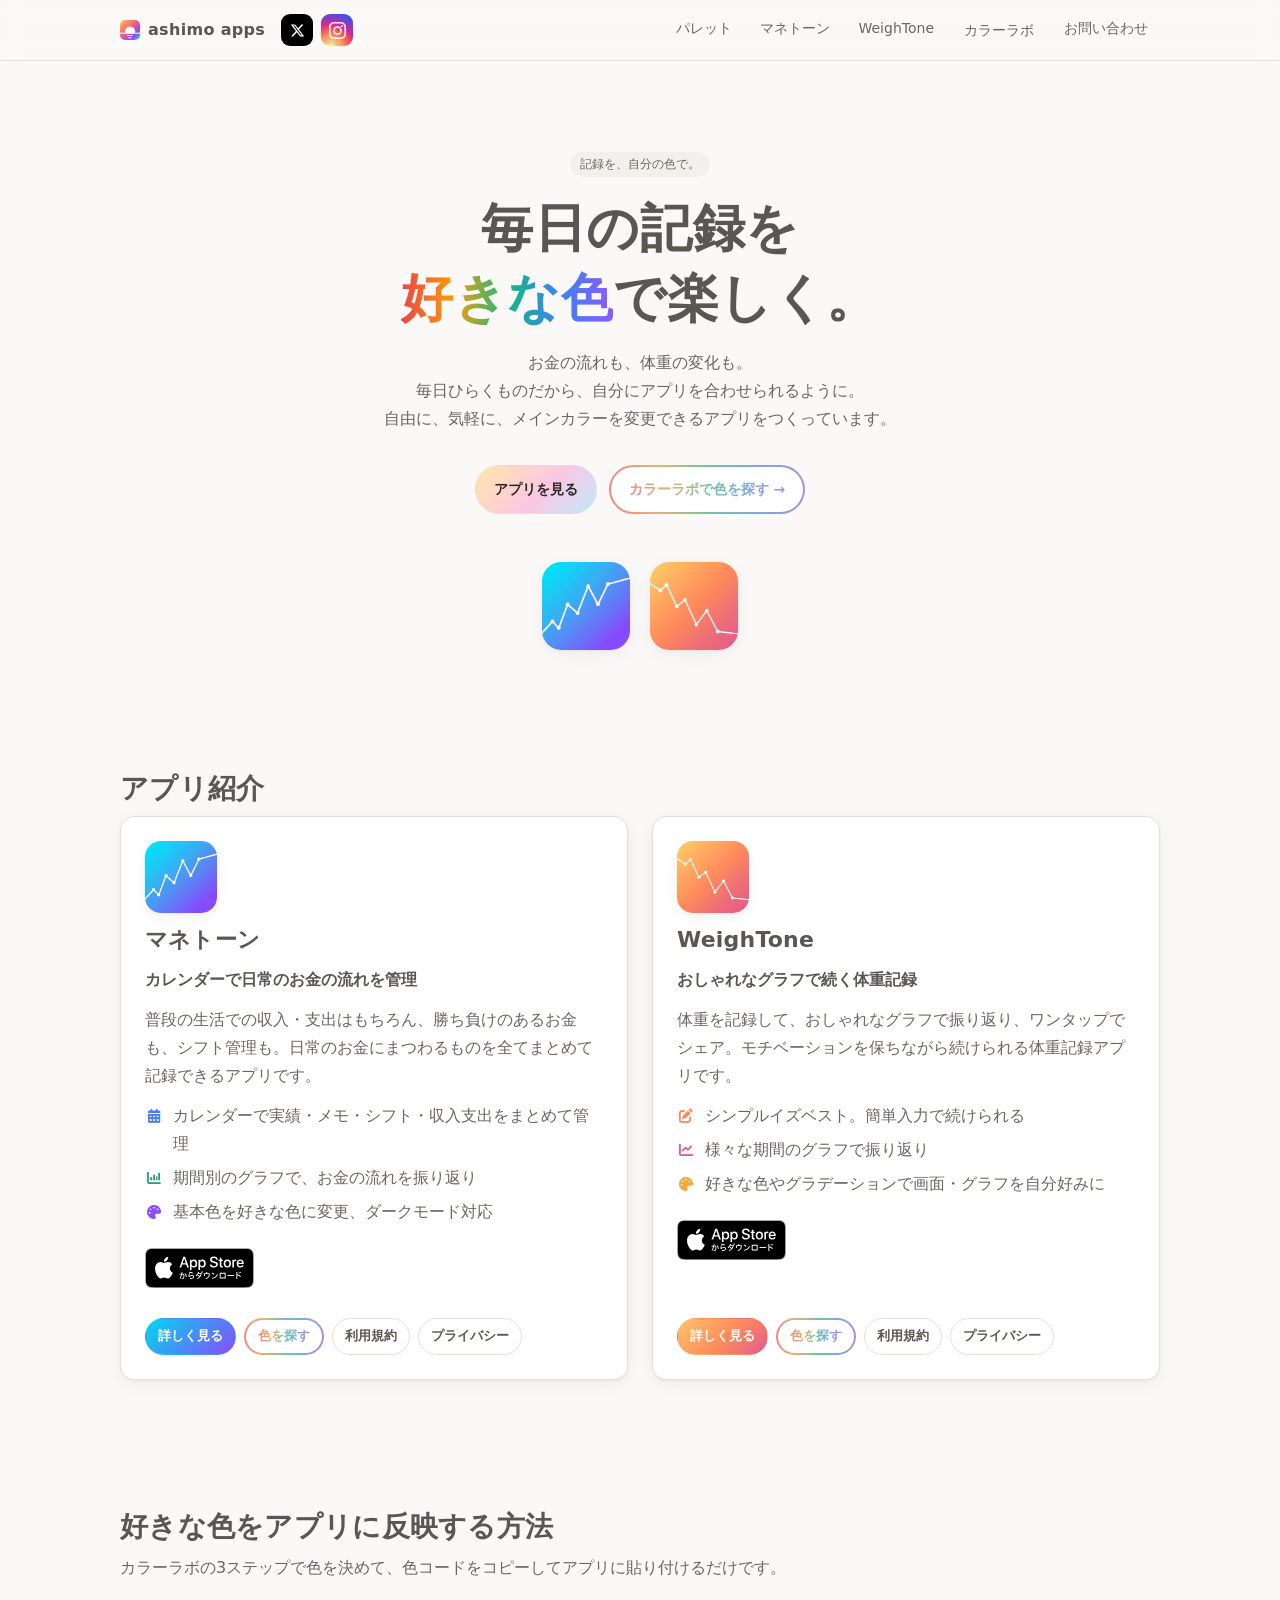
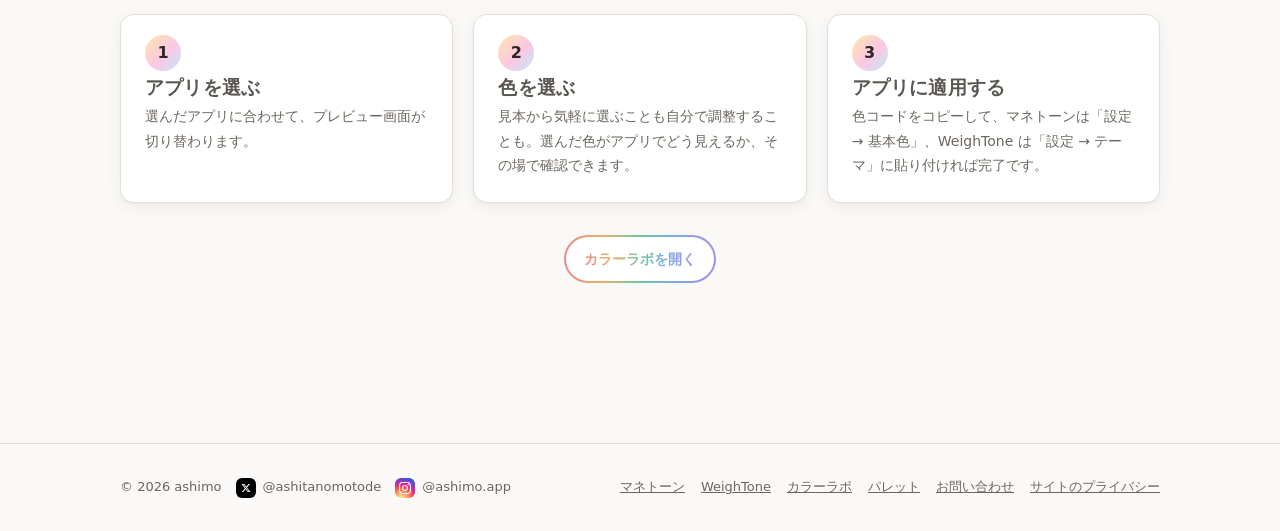
<file: index.html>
<!DOCTYPE html>
<html lang="ja">
<head>
  <meta charset="UTF-8">
  <meta name="google-site-verification" content="yqjCE1b0V3AsRZqThhASWAahyGqVnmZQUuExc-0gHGc">
  <meta name="viewport" content="width=device-width, initial-scale=1">
  <link rel="icon" href="/favicon.ico" sizes="32x32">
  <link rel="icon" href="/assets/icons/favicon.svg" type="image/svg+xml">
  <link rel="apple-touch-icon" href="/assets/icons/apple-touch-icon.png">
  <link rel="manifest" href="/site.webmanifest">
  <meta name="apple-mobile-web-app-title" content="ashimo apps">
  <meta name="theme-color" media="(prefers-color-scheme: light)" content="#faf9f7">
  <meta name="theme-color" media="(prefers-color-scheme: dark)" content="#151412">
  <title>ashimo apps｜マネトーン・WeighTone</title>
  <meta name="description" content="収支ノートアプリ「マネトーン」と体重記録アプリ「WeighTone」の公式サイト。カラーラボで好きな色やグラデーションを探して、アプリを自分だけの色に。">
  <link rel="stylesheet" href="https://cdnjs.cloudflare.com/ajax/libs/font-awesome/6.7.2/css/all.min.css" integrity="sha512-Evv84Mr4kqVGRNSgIGL/F/aIDqQb7xQ2vcrdIwxfjThSH8CSR7PBEakCr51Ck+w+/U6swU2Im1vVX0SVk9ABhg==" crossorigin="anonymous" referrerpolicy="no-referrer">
  <link rel="stylesheet" href="assets/style.css?v=71">
  <link rel="canonical" href="https://ashitanomotode.com/">
  <meta property="og:type" content="website">
  <meta property="og:site_name" content="ashimo apps">
  <meta property="og:locale" content="ja_JP">
  <meta property="og:title" content="ashimo apps｜マネトーン・WeighTone">
  <meta property="og:description" content="収支ノートアプリ「マネトーン」と体重記録アプリ「WeighTone」の公式サイト。カラーラボで好きな色やグラデーションを探して、アプリを自分だけの色に。">
  <meta property="og:url" content="https://ashitanomotode.com/">
  <meta property="og:image" content="https://ashitanomotode.com/assets/ogp.png">
  <meta name="twitter:card" content="summary_large_image">
  <script type="application/ld+json">
{
  "@context": "https://schema.org",
  "@graph": [
    {
      "@type": "WebSite",
      "@id": "https://ashitanomotode.com/#website",
      "url": "https://ashitanomotode.com/",
      "name": "ashimo apps",
      "inLanguage": "ja",
      "description": "お金の流れも、体重の変化も。自由にメインカラーを変更できる記録アプリをつくっています。",
      "publisher": {
        "@id": "https://ashitanomotode.com/#publisher"
      }
    },
    {
      "@type": "Organization",
      "@id": "https://ashitanomotode.com/#publisher",
      "name": "ashimo",
      "url": "https://ashitanomotode.com/",
      "logo": "https://ashitanomotode.com/assets/icons/icon-512.png",
      "email": "info@ashitanomotode.com"
    }
  ]
}
  </script>
</head>
<body data-page="home">
  <header class="site-header">
    <div class="wrap">
      <a class="logo" href="index.html"><span class="logo-dot"></span>ashimo apps</a>
      <span class="sns-group">
        <a class="sns-tile sns-tile-x" href="https://x.com/ashitanomotode" rel="me noopener" target="_blank" aria-label="運営者 ashimo のX（@ashitanomotode）"><svg class="sns-icon" viewBox="0 0 24 24" aria-hidden="true"><path d="M18.244 2.25h3.308l-7.227 8.26 8.502 11.24H16.17l-5.214-6.817L4.99 21.75H1.68l7.73-8.835L1.254 2.25H8.08l4.713 6.231zm-1.161 17.52h1.833L7.084 4.126H5.117z"/></svg></a>
        <a class="sns-tile sns-tile-ig" href="https://www.instagram.com/ashimo.app/" rel="me noopener" target="_blank" aria-label="運営者 ashimo のInstagram（@ashimo.app）"><i class="ig-glyph" aria-hidden="true"></i></a>
      </span>
      <nav class="nav">
        <a data-nav="palette" href="palette.html"><span class="rainbow-label">パレット</span></a>
        <a data-nav="manetone" href="manetone/">マネトーン</a>
        <a data-nav="weightone" href="weightone/">WeighTone</a>
        <a data-nav="color" href="color.html"><span class="rainbow-label">カラーラボ</span></a>
        <a data-nav="contact" href="contact.html">お問い合わせ</a>
      </nav>
    </div>
  </header>

  <main>
    <section class="hero wrap">
      <span class="tag">記録を、自分の色で。</span>
      <h1>毎日の記録を<br><span class="rainbow-text">好きな色</span>で楽しく。</h1>
      <p>お金の流れも、体重の変化も。<br>毎日ひらくものだから、自分にアプリを合わせられるように。<br>自由に、気軽に、メインカラーを変更できるアプリをつくっています。</p>
      <div class="hero-actions">
        <a class="btn btn-primary" href="#apps">アプリを見る</a>
        <a class="btn btn-lab" href="color.html"><span class="rainbow-label">カラーラボで色を探す →</span></a>
      </div>
      <div class="hero-icons" aria-hidden="true">
        <img src="assets/icons/manetone.png" alt="">
        <img src="assets/icons/weightone.png" alt="">
      </div>
    </section>

    <section class="section wrap" id="apps">
      <h2 class="section-title">アプリ紹介</h2>
      <div class="grid-2">
        <article class="card app-card card-mane">
          <img class="app-icon-img" src="assets/icons/manetone.png" alt="マネトーンのアイコン" width="72" height="72">
          <h3>マネトーン</h3>
          <p class="app-catch">カレンダーで日常のお金の流れを管理</p>
          <p style="margin:0;color:var(--text-sub)">普段の生活での収入・支出はもちろん、勝ち負けのあるお金も、シフト管理も。日常のお金にまつわるものを全てまとめて記録できるアプリです。</p>
          <ul>
            <li><i class="fa-solid fa-calendar-days feat-ic" style="color:#4A7DF0"></i><span>カレンダーで実績・メモ・シフト・収入支出をまとめて管理</span></li>
            <li><i class="fa-solid fa-chart-column feat-ic" style="color:#2F9E7D"></i><span>期間別のグラフで、お金の流れを振り返り</span></li>
            <li><i class="fa-solid fa-palette feat-ic" style="color:#8A4DFF"></i><span>基本色を好きな色に変更、ダークモード対応</span></li>
          </ul>
          <p class="store-row"><a class="appstore-badge" href="https://apps.apple.com/app/apple-store/id6796136285?pt=129240430&amp;ct=site&amp;mt=8" rel="noopener" aria-label="App Store でマネトーンをダウンロード"><picture><source srcset="assets/icons/appstore-badge-white.svg" media="(prefers-color-scheme: dark)"><img src="assets/icons/appstore-badge-black.svg" alt="App Store からダウンロード" width="109" height="40"></picture></a></p>
          <div class="actions">
            <a class="btn btn-primary btn-sm btn-mane" href="manetone/">詳しく見る</a>
            <a class="btn btn-sm btn-lab" href="color.html#app=manetone"><span class="rainbow-label">色を探す</span></a>
            <a class="btn btn-sm" href="manetone/terms.html">利用規約</a>
            <a class="btn btn-sm" href="manetone/privacy.html">プライバシー</a>
          </div>
        </article>

        <article class="card app-card card-weight">
          <img class="app-icon-img" src="assets/icons/weightone.png" alt="WeighToneのアイコン" width="72" height="72">
          <h3>WeighTone</h3>
          <p class="app-catch">おしゃれなグラフで続く体重記録</p>
          <p style="margin:0;color:var(--text-sub)">体重を記録して、おしゃれなグラフで振り返り、ワンタップでシェア。モチベーションを保ちながら続けられる体重記録アプリです。</p>
          <ul>
            <li><i class="fa-solid fa-pen-to-square feat-ic" style="color:#FF8A5C"></i><span>シンプルイズベスト。簡単入力で続けられる</span></li>
            <li><i class="fa-solid fa-chart-line feat-ic" style="color:#E05A8F"></i><span>様々な期間のグラフで振り返り</span></li>
            <li><i class="fa-solid fa-palette feat-ic" style="color:#F0A93B"></i><span>好きな色やグラデーションで画面・グラフを自分好みに</span></li>
          </ul>
          <p class="store-row"><a class="appstore-badge" href="https://apps.apple.com/jp/app/apple-store/id6806597586?pt=129240430&amp;ct=site&amp;mt=8" rel="noopener" aria-label="App Store でWeighToneをダウンロード"><picture><source srcset="assets/icons/appstore-badge-white.svg" media="(prefers-color-scheme: dark)"><img src="assets/icons/appstore-badge-black.svg" alt="App Store からダウンロード" width="109" height="40"></picture></a></p>
          <div class="actions">
            <a class="btn btn-primary btn-sm btn-weight" href="weightone/">詳しく見る</a>
            <a class="btn btn-sm btn-lab" href="color.html#app=weightone"><span class="rainbow-label">色を探す</span></a>
            <a class="btn btn-sm" href="weightone/terms.html">利用規約</a>
            <a class="btn btn-sm" href="weightone/privacy.html">プライバシー</a>
          </div>
        </article>
      </div>
    </section>

    <section class="section wrap" id="flow">
      <h2 class="section-title">好きな色をアプリに反映する方法</h2>
      <p class="section-lead">カラーラボの3ステップで色を決めて、色コードをコピーしてアプリに貼り付けるだけです。</p>
      <div class="grid-3 steps">
        <div class="card step">
          <h3>アプリを選ぶ</h3>
          <p>選んだアプリに合わせて、プレビュー画面が切り替わります。</p>
        </div>
        <div class="card step">
          <h3>色を選ぶ</h3>
          <p>見本から気軽に選ぶことも自分で調整することも。選んだ色がアプリでどう見えるか、その場で確認できます。</p>
        </div>
        <div class="card step">
          <h3>アプリに適用する</h3>
          <p>色コードをコピーして、マネトーンは「設定 → 基本色」、WeighTone は「設定 → テーマ」に貼り付ければ完了です。</p>
        </div>
      </div>
      <p style="text-align:center;margin-top:32px"><a class="btn btn-lab" href="color.html"><span class="rainbow-label">カラーラボを開く</span></a></p>
    </section>
  </main>

  <footer class="site-footer">
    <div class="wrap">
      <span class="foot-brand">© 2026 ashimo<a class="sns-link" href="https://x.com/ashitanomotode" rel="me noopener" target="_blank" aria-label="X（旧Twitter）@ashitanomotode"><span class="sns-tile sns-tile-x sns-tile-sm"><svg class="sns-icon" viewBox="0 0 24 24" aria-hidden="true"><path d="M18.244 2.25h3.308l-7.227 8.26 8.502 11.24H16.17l-5.214-6.817L4.99 21.75H1.68l7.73-8.835L1.254 2.25H8.08l4.713 6.231zm-1.161 17.52h1.833L7.084 4.126H5.117z"/></svg></span><span>@ashitanomotode</span></a><a class="sns-link" href="https://www.instagram.com/ashimo.app/" rel="me noopener" target="_blank" aria-label="Instagram @ashimo.app"><span class="sns-tile sns-tile-ig sns-tile-sm"><i class="ig-glyph" aria-hidden="true"></i></span><span>@ashimo.app</span></a></span>
      <nav>
        <a href="manetone/">マネトーン</a>
        <a href="weightone/">WeighTone</a>
        <a href="color.html">カラーラボ</a>
        <a href="palette.html">パレット</a>
        <a href="contact.html">お問い合わせ</a>
        <a href="privacy.html">サイトのプライバシー</a>
      </nav>
    </div>
  </footer>
</body>
</html>
</file>
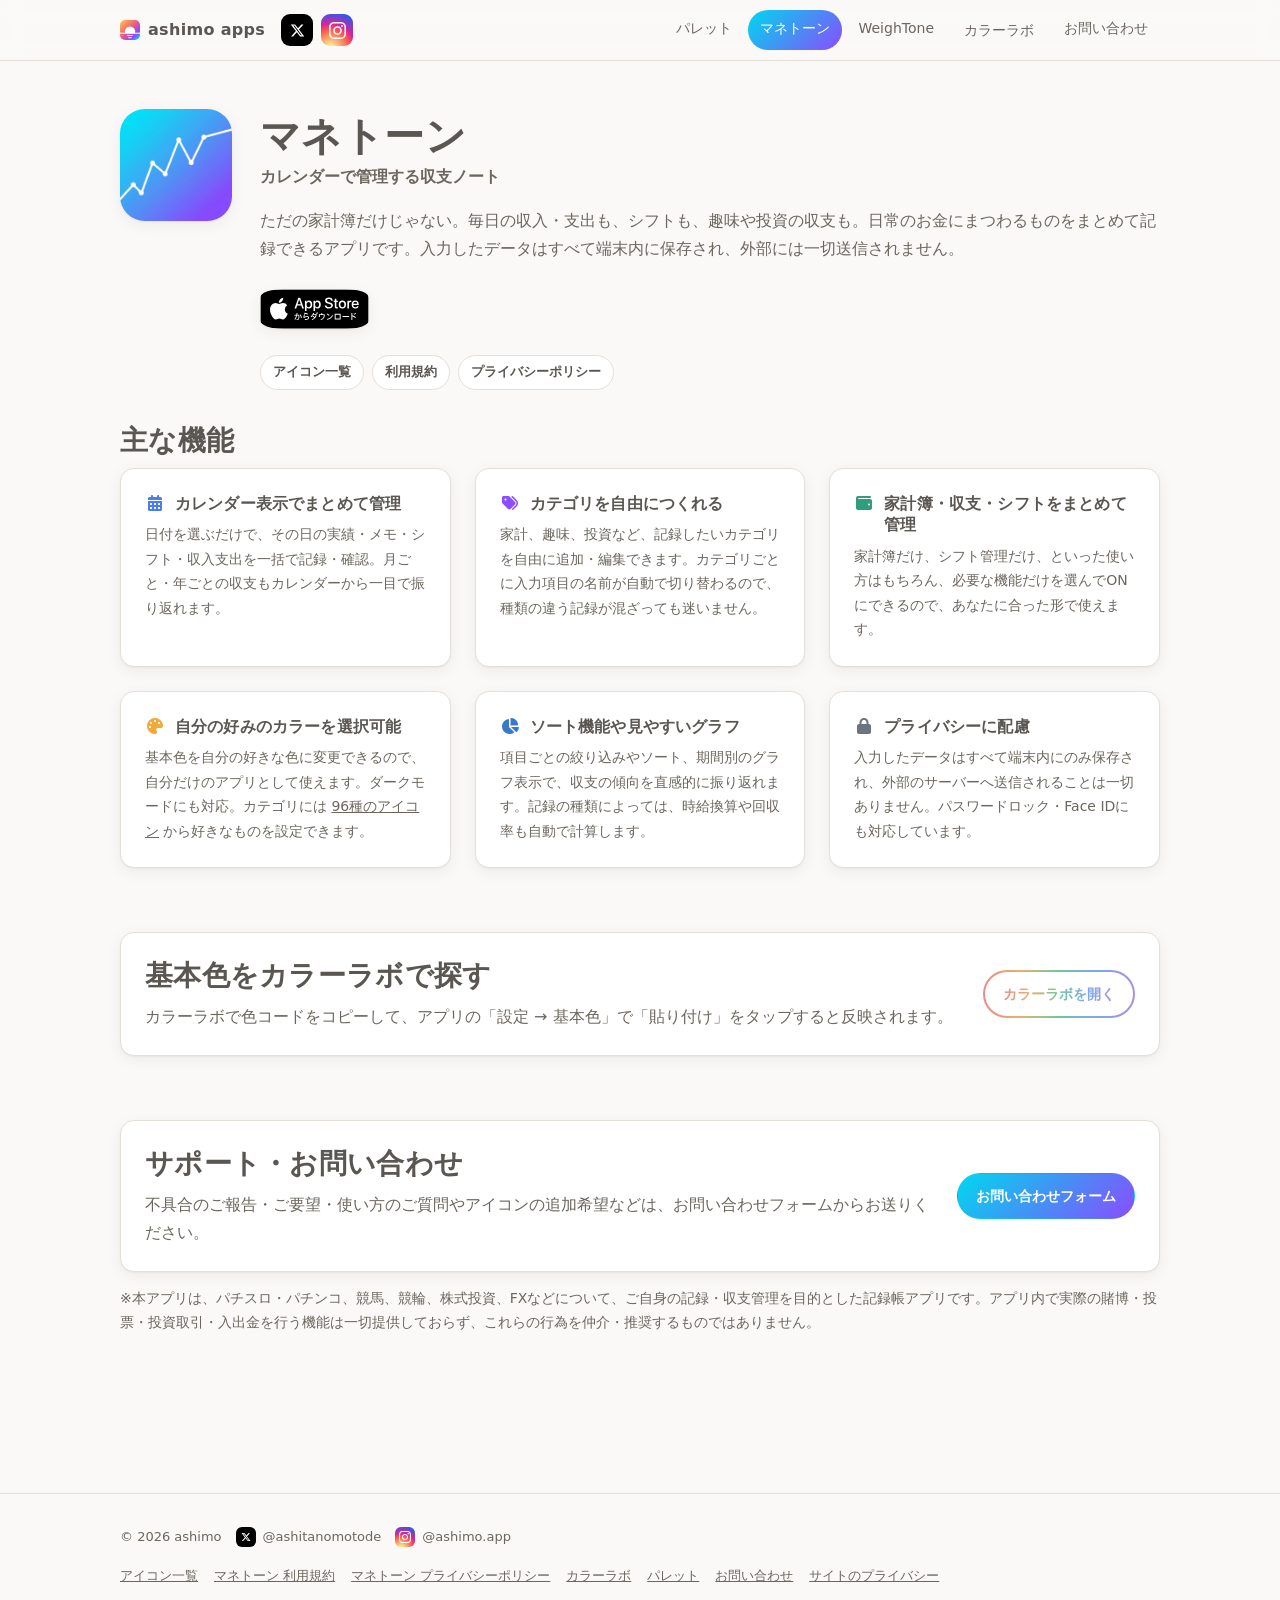
<file: manetone/index.html>
<!DOCTYPE html>
<html lang="ja">
<head>
  <meta charset="UTF-8">
  <meta name="viewport" content="width=device-width, initial-scale=1">
  <link rel="icon" href="/favicon.ico" sizes="32x32">
  <link rel="icon" href="/assets/icons/favicon.svg" type="image/svg+xml">
  <link rel="apple-touch-icon" href="/assets/icons/apple-touch-icon.png">
  <link rel="manifest" href="/site.webmanifest">
  <meta name="apple-mobile-web-app-title" content="ashimo apps">
  <meta name="theme-color" media="(prefers-color-scheme: light)" content="#faf9f7">
  <meta name="theme-color" media="(prefers-color-scheme: dark)" content="#151412">
  <title>マネトーン｜カレンダーで管理する収支ノート</title>
  <meta name="description" content="毎日の収入・支出も、シフトも、趣味や投資の収支も。カレンダーに記録して、月ごと・年ごとのお金の流れを振り返れる収支ノートアプリ「マネトーン」。データは端末内にのみ保存されます。">
  <link rel="stylesheet" href="https://cdnjs.cloudflare.com/ajax/libs/font-awesome/6.7.2/css/all.min.css" integrity="sha512-Evv84Mr4kqVGRNSgIGL/F/aIDqQb7xQ2vcrdIwxfjThSH8CSR7PBEakCr51Ck+w+/U6swU2Im1vVX0SVk9ABhg==" crossorigin="anonymous" referrerpolicy="no-referrer">
  <link rel="stylesheet" href="../assets/style.css?v=71">
  <link rel="canonical" href="https://ashitanomotode.com/manetone/">
  <meta property="og:type" content="website">
  <meta property="og:site_name" content="ashimo apps">
  <meta property="og:locale" content="ja_JP">
  <meta property="og:title" content="マネトーン｜カレンダーで管理する収支ノート">
  <meta property="og:description" content="毎日の収入・支出も、シフトも、趣味や投資の収支も。カレンダーに記録して、月ごと・年ごとのお金の流れを振り返れる収支ノートアプリ「マネトーン」。データは端末内にのみ保存されます。">
  <meta property="og:url" content="https://ashitanomotode.com/manetone/">
  <meta property="og:image" content="https://ashitanomotode.com/assets/ogp-manetone.png">
  <meta name="twitter:card" content="summary_large_image">
  <script type="application/ld+json">
{
  "@context": "https://schema.org",
  "@type": "SoftwareApplication",
  "name": "マネトーン",
  "applicationCategory": "FinanceApplication",
  "operatingSystem": "iOS",
  "url": "https://ashitanomotode.com/manetone/",
  "installUrl": "https://apps.apple.com/app/apple-store/id6796136285?pt=129240430&ct=site&mt=8",
  "description": "普段の生活での収入・支出はもちろん、勝ち負けのあるお金も、シフト管理も。日常のお金にまつわるものを全てまとめて記録できるアプリです。",
  "offers": {
    "@type": "Offer",
    "price": "0",
    "priceCurrency": "JPY"
  },
  "author": {
    "@type": "Organization",
    "name": "ashimo"
  }
}
  </script>
</head>
<body class="app-manetone" data-page="manetone">
  <header class="site-header">
    <div class="wrap">
      <a class="logo" href="../index.html"><span class="logo-dot"></span>ashimo apps</a>
      <span class="sns-group">
        <a class="sns-tile sns-tile-x" href="https://x.com/ashitanomotode" rel="me noopener" target="_blank" aria-label="運営者 ashimo のX（@ashitanomotode）"><svg class="sns-icon" viewBox="0 0 24 24" aria-hidden="true"><path d="M18.244 2.25h3.308l-7.227 8.26 8.502 11.24H16.17l-5.214-6.817L4.99 21.75H1.68l7.73-8.835L1.254 2.25H8.08l4.713 6.231zm-1.161 17.52h1.833L7.084 4.126H5.117z"/></svg></a>
        <a class="sns-tile sns-tile-ig" href="https://www.instagram.com/ashimo.app/" rel="me noopener" target="_blank" aria-label="運営者 ashimo のInstagram（@ashimo.app）"><i class="ig-glyph" aria-hidden="true"></i></a>
      </span>
      <nav class="nav">
        <a data-nav="palette" href="../palette.html"><span class="rainbow-label">パレット</span></a>
        <a data-nav="manetone" href="./" aria-current="page">マネトーン</a>
        <a data-nav="weightone" href="../weightone/">WeighTone</a>
        <a data-nav="color" href="../color.html"><span class="rainbow-label">カラーラボ</span></a>
        <a data-nav="contact" href="../contact.html">お問い合わせ</a>
      </nav>
    </div>
  </header>

  <main class="wrap">
    <section class="app-hero">
      <img src="../assets/icons/manetone.png" alt="マネトーンのアイコン" width="112" height="112">
      <div>
        <h1>マネトーン</h1>
        <p class="app-catch">カレンダーで管理する収支ノート</p>
        <p>ただの家計簿だけじゃない。毎日の収入・支出も、シフトも、趣味や投資の収支も。日常のお金にまつわるものをまとめて記録できるアプリです。入力したデータはすべて端末内に保存され、外部には一切送信されません。</p>
        <p class="store-row"><a class="appstore-badge" href="https://apps.apple.com/app/apple-store/id6796136285?pt=129240430&amp;ct=site&amp;mt=8" rel="noopener" aria-label="App Store でマネトーンをダウンロード"><picture><source srcset="../assets/icons/appstore-badge-white.svg" media="(prefers-color-scheme: dark)"><img src="../assets/icons/appstore-badge-black.svg" alt="App Store からダウンロード" width="109" height="40"></picture></a></p>
        <div class="doc-tabs">
          <a class="btn btn-sm" href="icons.html">アイコン一覧</a>
          <a class="btn btn-sm" href="terms.html">利用規約</a>
          <a class="btn btn-sm" href="privacy.html">プライバシーポリシー</a>
        </div>
      </div>
    </section>

    <section class="section" style="padding-top:24px">
      <h2 class="section-title">主な機能</h2>
      <div class="grid-2 feature-grid">
        <div class="card">
          <h3><i class="fa-solid fa-calendar-days feat-ic" style="color:#4A7DF0"></i>カレンダー表示でまとめて管理</h3>
          <p>日付を選ぶだけで、その日の実績・メモ・シフト・収入支出を一括で記録・確認。月ごと・年ごとの収支もカレンダーから一目で振り返れます。</p>
        </div>
        <div class="card">
          <h3><i class="fa-solid fa-tags feat-ic" style="color:#8A4DFF"></i>カテゴリを自由につくれる</h3>
          <p>家計、趣味、投資など、記録したいカテゴリを自由に追加・編集できます。カテゴリごとに入力項目の名前が自動で切り替わるので、種類の違う記録が混ざっても迷いません。</p>
        </div>
        <div class="card">
          <h3><i class="fa-solid fa-wallet feat-ic" style="color:#2F9E7D"></i>家計簿・収支・シフトをまとめて管理</h3>
          <p>家計簿だけ、シフト管理だけ、といった使い方はもちろん、必要な機能だけを選んでONにできるので、あなたに合った形で使えます。</p>
        </div>
        <div class="card">
          <h3><i class="fa-solid fa-palette feat-ic" style="color:#F0A93B"></i>自分の好みのカラーを選択可能</h3>
          <p>基本色を自分の好きな色に変更できるので、自分だけのアプリとして使えます。ダークモードにも対応。カテゴリには <a href="icons.html">96種のアイコン</a> から好きなものを設定できます。</p>
        </div>
        <div class="card">
          <h3><i class="fa-solid fa-chart-pie feat-ic" style="color:#3878C9"></i>ソート機能や見やすいグラフ</h3>
          <p>項目ごとの絞り込みやソート、期間別のグラフ表示で、収支の傾向を直感的に振り返れます。記録の種類によっては、時給換算や回収率も自動で計算します。</p>
        </div>
        <div class="card">
          <h3><i class="fa-solid fa-lock feat-ic" style="color:#6B7280"></i>プライバシーに配慮</h3>
          <p>入力したデータはすべて端末内にのみ保存され、外部のサーバーへ送信されることは一切ありません。パスワードロック・Face IDにも対応しています。</p>
        </div>
      </div>
    </section>

    <section class="section" style="padding-top:0">
      <div class="card color-cta">
        <div>
          <h2 class="section-title">基本色をカラーラボで探す</h2>
          <p class="section-lead" style="margin:0">カラーラボで色コードをコピーして、アプリの「設定 → 基本色」で「貼り付け」をタップすると反映されます。</p>
        </div>
        <a class="btn btn-lab" href="../color.html#app=manetone"><span class="rainbow-label">カラーラボを開く</span></a>
      </div>
    </section>

    <section class="section" style="padding-top:0">
      <div class="card color-cta">
        <div>
          <h2 class="section-title">サポート・お問い合わせ</h2>
          <p class="section-lead" style="margin:0">不具合のご報告・ご要望・使い方のご質問やアイコンの追加希望などは、お問い合わせフォームからお送りください。</p>
        </div>
        <a class="btn btn-primary" href="../contact.html?app=manetone">お問い合わせフォーム</a>
      </div>
      <p class="howto">※本アプリは、パチスロ・パチンコ、競馬、競輪、株式投資、FXなどについて、ご自身の記録・収支管理を目的とした記録帳アプリです。アプリ内で実際の賭博・投票・投資取引・入出金を行う機能は一切提供しておらず、これらの行為を仲介・推奨するものではありません。</p>
    </section>
  </main>

  <footer class="site-footer">
    <div class="wrap">
      <span class="foot-brand">© 2026 ashimo<a class="sns-link" href="https://x.com/ashitanomotode" rel="me noopener" target="_blank" aria-label="X（旧Twitter）@ashitanomotode"><span class="sns-tile sns-tile-x sns-tile-sm"><svg class="sns-icon" viewBox="0 0 24 24" aria-hidden="true"><path d="M18.244 2.25h3.308l-7.227 8.26 8.502 11.24H16.17l-5.214-6.817L4.99 21.75H1.68l7.73-8.835L1.254 2.25H8.08l4.713 6.231zm-1.161 17.52h1.833L7.084 4.126H5.117z"/></svg></span><span>@ashitanomotode</span></a><a class="sns-link" href="https://www.instagram.com/ashimo.app/" rel="me noopener" target="_blank" aria-label="Instagram @ashimo.app"><span class="sns-tile sns-tile-ig sns-tile-sm"><i class="ig-glyph" aria-hidden="true"></i></span><span>@ashimo.app</span></a></span>
      <nav>
        <a href="icons.html">アイコン一覧</a>
        <a href="terms.html">マネトーン 利用規約</a>
        <a href="privacy.html">マネトーン プライバシーポリシー</a>
        <a href="../color.html">カラーラボ</a>
        <a href="../palette.html">パレット</a>
        <a href="../contact.html">お問い合わせ</a>
        <a href="../privacy.html">サイトのプライバシー</a>
      </nav>
    </div>
  </footer>
</body>
</html>
</file>
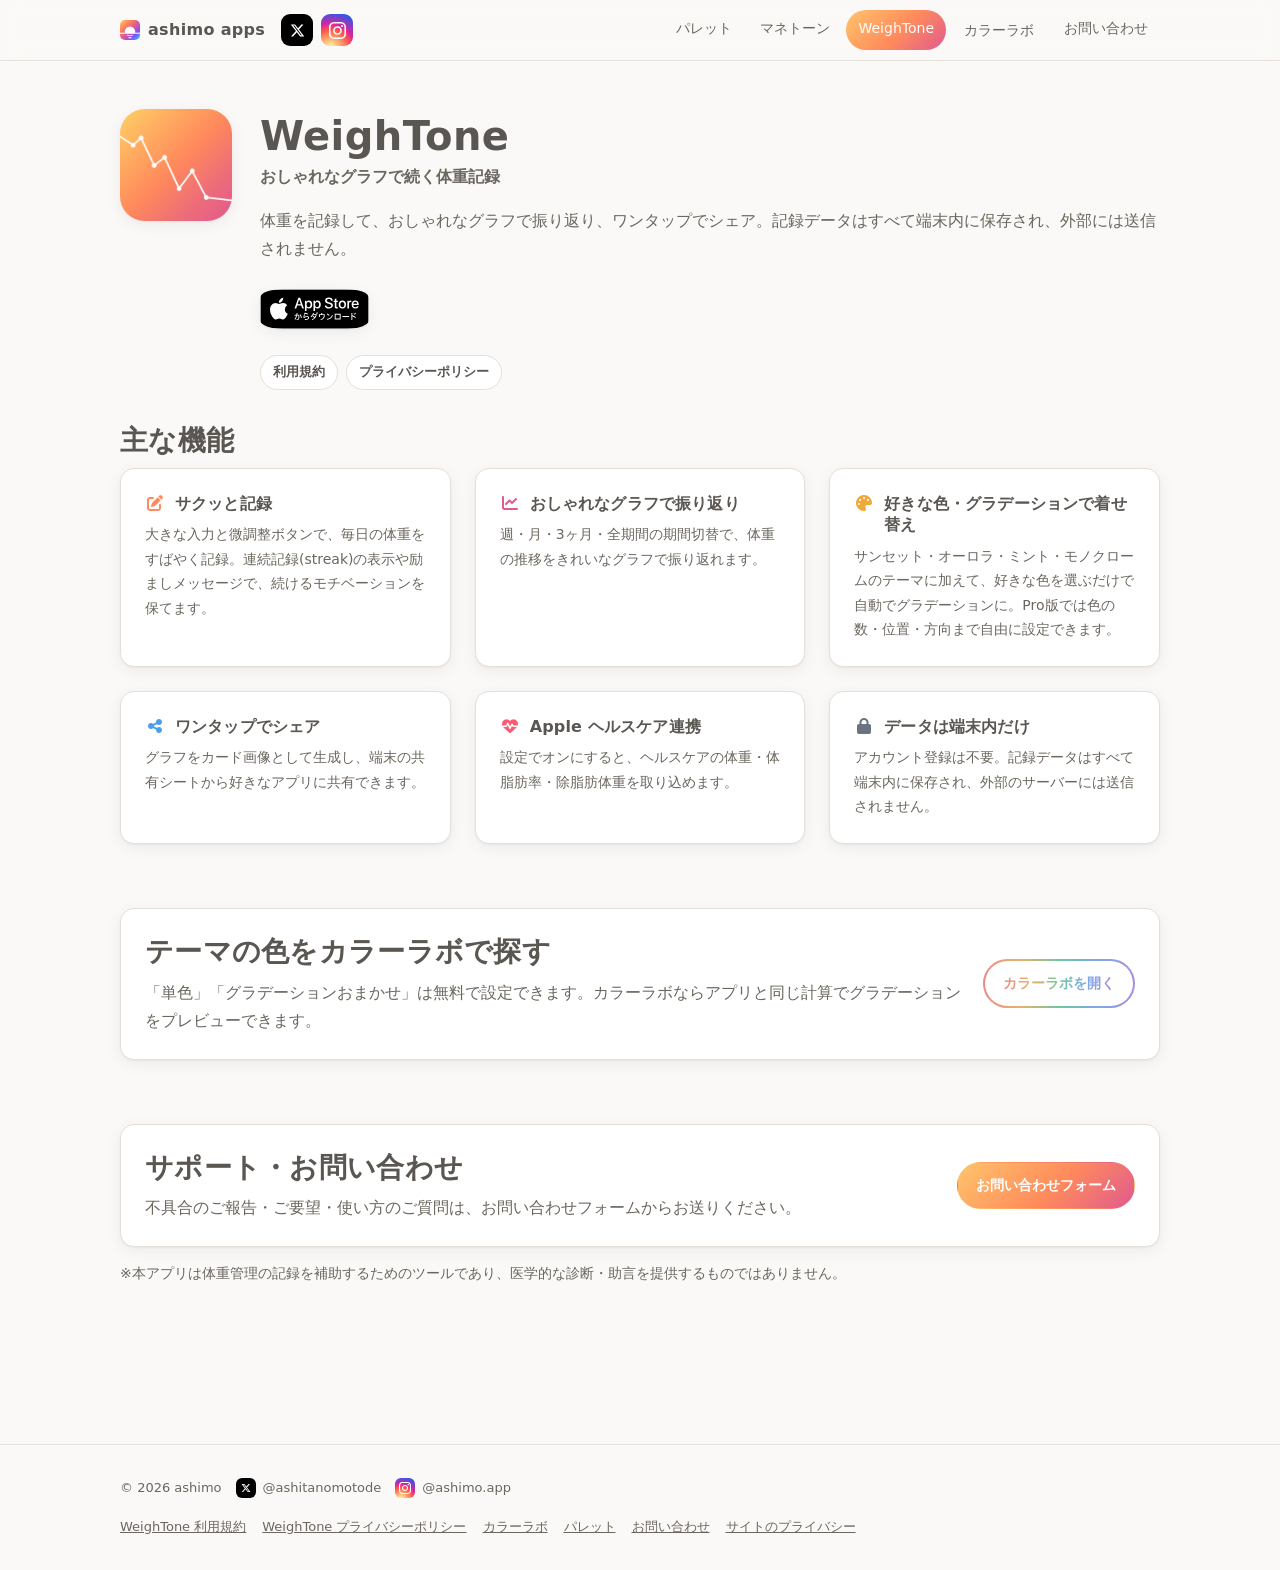
<file: weightone/index.html>
<!DOCTYPE html>
<html lang="ja">
<head>
  <meta charset="UTF-8">
  <meta name="viewport" content="width=device-width, initial-scale=1">
  <link rel="icon" href="/favicon.ico" sizes="32x32">
  <link rel="icon" href="/assets/icons/favicon.svg" type="image/svg+xml">
  <link rel="apple-touch-icon" href="/assets/icons/apple-touch-icon.png">
  <link rel="manifest" href="/site.webmanifest">
  <meta name="apple-mobile-web-app-title" content="ashimo apps">
  <meta name="theme-color" media="(prefers-color-scheme: light)" content="#faf9f7">
  <meta name="theme-color" media="(prefers-color-scheme: dark)" content="#151412">
  <title>WeighTone｜おしゃれなグラフで続く体重記録</title>
  <meta name="description" content="体重を記録して、おしゃれなグラフで振り返り、ワンタップでシェア。記録データはすべて端末内に保存される体重記録アプリ「WeighTone」。">
  <link rel="stylesheet" href="https://cdnjs.cloudflare.com/ajax/libs/font-awesome/6.7.2/css/all.min.css" integrity="sha512-Evv84Mr4kqVGRNSgIGL/F/aIDqQb7xQ2vcrdIwxfjThSH8CSR7PBEakCr51Ck+w+/U6swU2Im1vVX0SVk9ABhg==" crossorigin="anonymous" referrerpolicy="no-referrer">
  <link rel="stylesheet" href="../assets/style.css?v=71">
  <link rel="canonical" href="https://ashitanomotode.com/weightone/">
  <meta property="og:type" content="website">
  <meta property="og:site_name" content="ashimo apps">
  <meta property="og:locale" content="ja_JP">
  <meta property="og:title" content="WeighTone｜おしゃれなグラフで続く体重記録">
  <meta property="og:description" content="体重を記録して、おしゃれなグラフで振り返り、ワンタップでシェア。記録データはすべて端末内に保存される体重記録アプリ「WeighTone」。">
  <meta property="og:url" content="https://ashitanomotode.com/weightone/">
  <meta property="og:image" content="https://ashitanomotode.com/assets/ogp-weightone.png">
  <meta name="twitter:card" content="summary_large_image">
</head>
<body data-page="weightone">
  <header class="site-header">
    <div class="wrap">
      <a class="logo" href="../index.html"><span class="logo-dot"></span>ashimo apps</a>
      <span class="sns-group">
        <a class="sns-tile sns-tile-x" href="https://x.com/ashitanomotode" rel="me noopener" target="_blank" aria-label="運営者 ashimo のX（@ashitanomotode）"><svg class="sns-icon" viewBox="0 0 24 24" aria-hidden="true"><path d="M18.244 2.25h3.308l-7.227 8.26 8.502 11.24H16.17l-5.214-6.817L4.99 21.75H1.68l7.73-8.835L1.254 2.25H8.08l4.713 6.231zm-1.161 17.52h1.833L7.084 4.126H5.117z"/></svg></a>
        <a class="sns-tile sns-tile-ig" href="https://www.instagram.com/ashimo.app/" rel="me noopener" target="_blank" aria-label="運営者 ashimo のInstagram（@ashimo.app）"><i class="ig-glyph" aria-hidden="true"></i></a>
      </span>
      <nav class="nav">
        <a data-nav="palette" href="../palette.html"><span class="rainbow-label">パレット</span></a>
        <a data-nav="manetone" href="../manetone/">マネトーン</a>
        <a data-nav="weightone" href="./" aria-current="page">WeighTone</a>
        <a data-nav="color" href="../color.html"><span class="rainbow-label">カラーラボ</span></a>
        <a data-nav="contact" href="../contact.html">お問い合わせ</a>
      </nav>
    </div>
  </header>

  <main class="wrap">
    <section class="app-hero">
      <img src="../assets/icons/weightone.png" alt="WeighToneのアイコン" width="112" height="112">
      <div>
        <h1>WeighTone</h1>
        <p class="app-catch">おしゃれなグラフで続く体重記録</p>
        <p>体重を記録して、おしゃれなグラフで振り返り、ワンタップでシェア。記録データはすべて端末内に保存され、外部には送信されません。</p>
        <p class="store-row"><a class="appstore-badge" href="https://apps.apple.com/jp/app/apple-store/id6806597586?pt=129240430&amp;ct=site&amp;mt=8" rel="noopener" aria-label="App Store でWeighToneをダウンロード"><picture><source srcset="../assets/icons/appstore-badge-white.svg" media="(prefers-color-scheme: dark)"><img src="../assets/icons/appstore-badge-black.svg" alt="App Store からダウンロード" width="109" height="40"></picture></a></p>
        <div class="doc-tabs">
          <a class="btn btn-sm" href="terms.html">利用規約</a>
          <a class="btn btn-sm" href="privacy.html">プライバシーポリシー</a>
        </div>
      </div>
    </section>

    <section class="section" style="padding-top:24px">
      <h2 class="section-title">主な機能</h2>
      <div class="grid-2 feature-grid">
        <div class="card">
          <h3><i class="fa-solid fa-pen-to-square feat-ic" style="color:#FF8A5C"></i>サクッと記録</h3>
          <p>大きな入力と微調整ボタンで、毎日の体重をすばやく記録。連続記録(streak)の表示や励ましメッセージで、続けるモチベーションを保てます。</p>
        </div>
        <div class="card">
          <h3><i class="fa-solid fa-chart-line feat-ic" style="color:#E05A8F"></i>おしゃれなグラフで振り返り</h3>
          <p>週・月・3ヶ月・全期間の期間切替で、体重の推移をきれいなグラフで振り返れます。</p>
        </div>
        <div class="card">
          <h3><i class="fa-solid fa-palette feat-ic" style="color:#F0A93B"></i>好きな色・グラデーションで着せ替え</h3>
          <p>サンセット・オーロラ・ミント・モノクロームのテーマに加えて、好きな色を選ぶだけで自動でグラデーションに。Pro版では色の数・位置・方向まで自由に設定できます。</p>
        </div>
        <div class="card">
          <h3><i class="fa-solid fa-share-nodes feat-ic" style="color:#4A9DF0"></i>ワンタップでシェア</h3>
          <p>グラフをカード画像として生成し、端末の共有シートから好きなアプリに共有できます。</p>
        </div>
        <div class="card">
          <h3><i class="fa-solid fa-heart-pulse feat-ic" style="color:#FF5A73"></i>Apple ヘルスケア連携</h3>
          <p>設定でオンにすると、ヘルスケアの体重・体脂肪率・除脂肪体重を取り込めます。</p>
        </div>
        <div class="card">
          <h3><i class="fa-solid fa-lock feat-ic" style="color:#6B7280"></i>データは端末内だけ</h3>
          <p>アカウント登録は不要。記録データはすべて端末内に保存され、外部のサーバーには送信されません。</p>
        </div>
      </div>
    </section>

    <section class="section" style="padding-top:0">
      <div class="card color-cta">
        <div>
          <h2 class="section-title">テーマの色をカラーラボで探す</h2>
          <p class="section-lead" style="margin:0">「単色」「グラデーションおまかせ」は無料で設定できます。カラーラボならアプリと同じ計算でグラデーションをプレビューできます。</p>
        </div>
        <a class="btn btn-lab" href="../color.html#app=weightone"><span class="rainbow-label">カラーラボを開く</span></a>
      </div>
    </section>

    <section class="section" style="padding-top:0">
      <div class="card color-cta">
        <div>
          <h2 class="section-title">サポート・お問い合わせ</h2>
          <p class="section-lead" style="margin:0">不具合のご報告・ご要望・使い方のご質問は、お問い合わせフォームからお送りください。</p>
        </div>
        <a class="btn btn-primary" href="../contact.html?app=weightone">お問い合わせフォーム</a>
      </div>
      <p class="howto">※本アプリは体重管理の記録を補助するためのツールであり、医学的な診断・助言を提供するものではありません。</p>
    </section>
  </main>

  <footer class="site-footer">
    <div class="wrap">
      <span class="foot-brand">© 2026 ashimo<a class="sns-link" href="https://x.com/ashitanomotode" rel="me noopener" target="_blank" aria-label="X（旧Twitter）@ashitanomotode"><span class="sns-tile sns-tile-x sns-tile-sm"><svg class="sns-icon" viewBox="0 0 24 24" aria-hidden="true"><path d="M18.244 2.25h3.308l-7.227 8.26 8.502 11.24H16.17l-5.214-6.817L4.99 21.75H1.68l7.73-8.835L1.254 2.25H8.08l4.713 6.231zm-1.161 17.52h1.833L7.084 4.126H5.117z"/></svg></span><span>@ashitanomotode</span></a><a class="sns-link" href="https://www.instagram.com/ashimo.app/" rel="me noopener" target="_blank" aria-label="Instagram @ashimo.app"><span class="sns-tile sns-tile-ig sns-tile-sm"><i class="ig-glyph" aria-hidden="true"></i></span><span>@ashimo.app</span></a></span>
      <nav>
        <a href="terms.html">WeighTone 利用規約</a>
        <a href="privacy.html">WeighTone プライバシーポリシー</a>
        <a href="../color.html">カラーラボ</a>
        <a href="../palette.html">パレット</a>
        <a href="../contact.html">お問い合わせ</a>
        <a href="../privacy.html">サイトのプライバシー</a>
      </nav>
    </div>
  </footer>
</body>
</html>
</file>
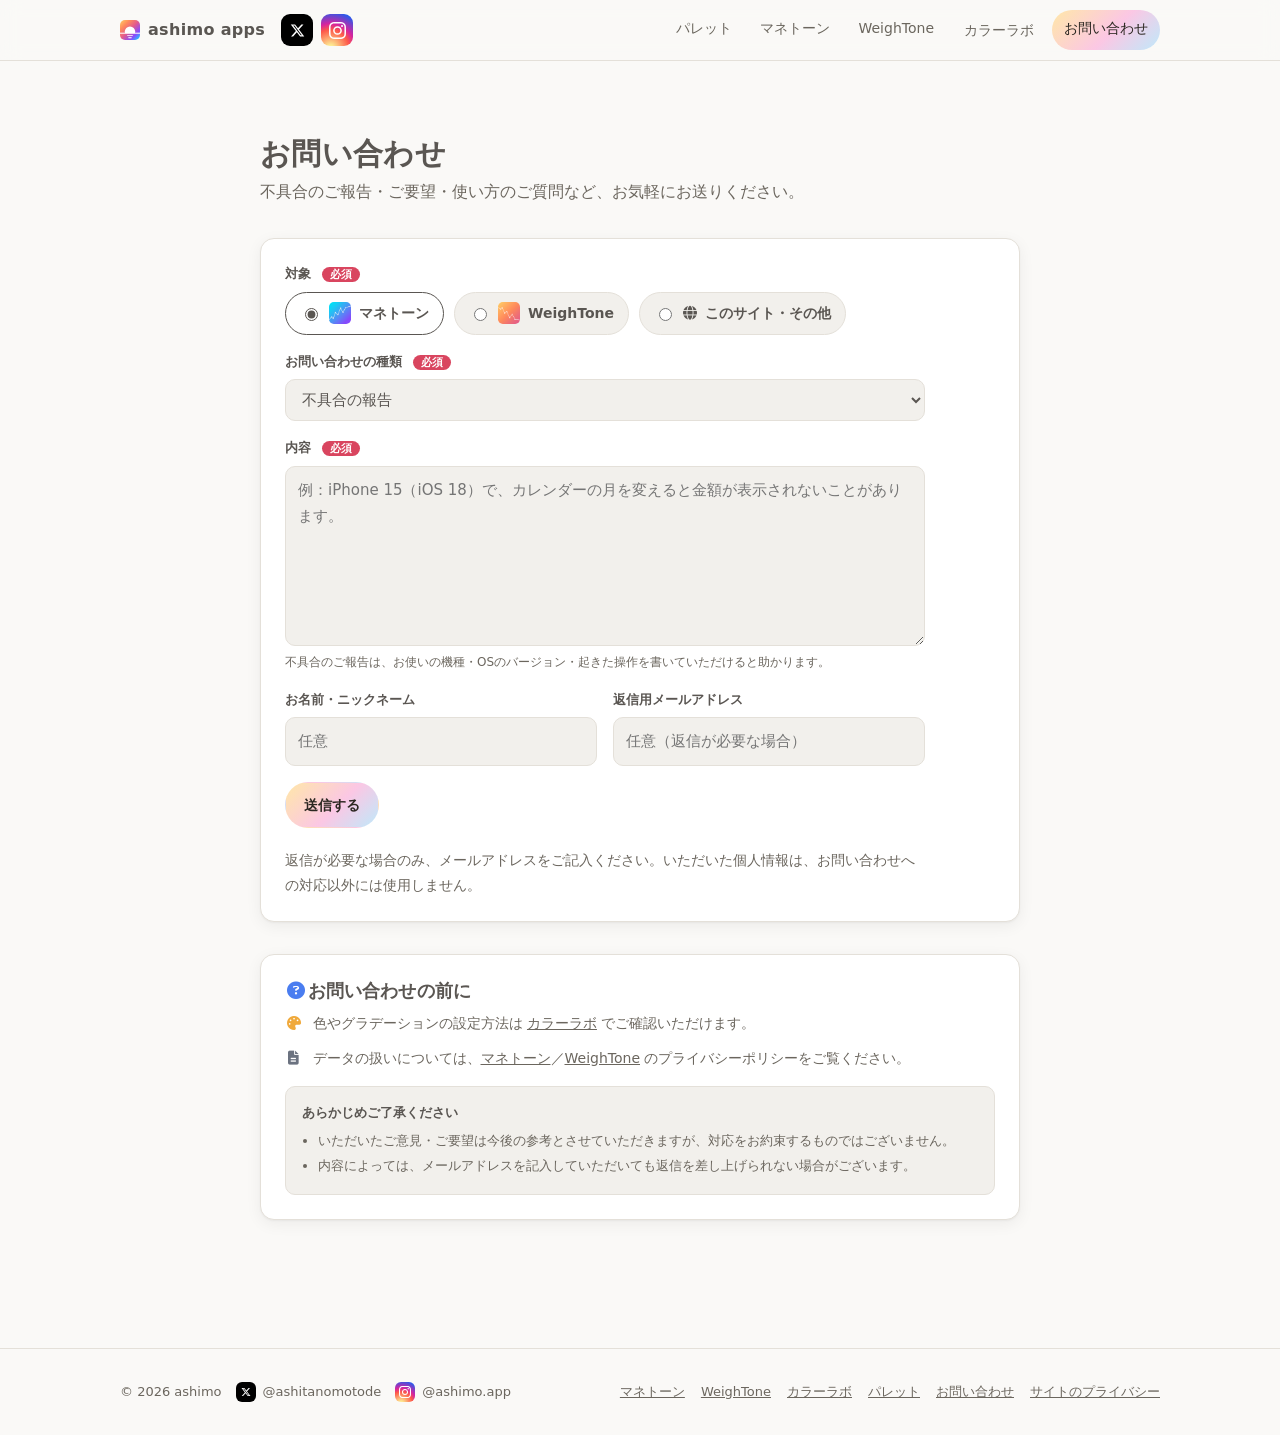
<file: contact.html>
<!DOCTYPE html>
<html lang="ja">
<head>
  <meta charset="UTF-8">
  <meta name="viewport" content="width=device-width, initial-scale=1">
  <link rel="icon" href="/favicon.ico" sizes="32x32">
  <link rel="icon" href="/assets/icons/favicon.svg" type="image/svg+xml">
  <link rel="apple-touch-icon" href="/assets/icons/apple-touch-icon.png">
  <link rel="manifest" href="/site.webmanifest">
  <meta name="apple-mobile-web-app-title" content="ashimo apps">
  <meta name="theme-color" media="(prefers-color-scheme: light)" content="#faf9f7">
  <meta name="theme-color" media="(prefers-color-scheme: dark)" content="#151412">
  <title>お問い合わせ｜ashimo apps</title>
  <meta name="description" content="マネトーン・WeighToneへの不具合のご報告、ご要望、ご質問はこちらのフォームからお送りください。">
  <link rel="stylesheet" href="https://cdnjs.cloudflare.com/ajax/libs/font-awesome/6.7.2/css/all.min.css" integrity="sha512-Evv84Mr4kqVGRNSgIGL/F/aIDqQb7xQ2vcrdIwxfjThSH8CSR7PBEakCr51Ck+w+/U6swU2Im1vVX0SVk9ABhg==" crossorigin="anonymous" referrerpolicy="no-referrer">
  <link rel="stylesheet" href="assets/style.css?v=71">
  <link rel="canonical" href="https://ashitanomotode.com/contact.html">
  <meta property="og:type" content="website">
  <meta property="og:site_name" content="ashimo apps">
  <meta property="og:locale" content="ja_JP">
  <meta property="og:title" content="お問い合わせ｜ashimo apps">
  <meta property="og:description" content="マネトーン・WeighToneへの不具合のご報告、ご要望、ご質問はこちらのフォームからお送りください。">
  <meta property="og:url" content="https://ashitanomotode.com/contact.html">
  <meta property="og:image" content="https://ashitanomotode.com/assets/ogp.png">
  <meta name="twitter:card" content="summary_large_image">
</head>
<body data-page="contact">
  <header class="site-header">
    <div class="wrap">
      <a class="logo" href="index.html"><span class="logo-dot"></span>ashimo apps</a>
      <span class="sns-group">
        <a class="sns-tile sns-tile-x" href="https://x.com/ashitanomotode" rel="me noopener" target="_blank" aria-label="運営者 ashimo のX（@ashitanomotode）"><svg class="sns-icon" viewBox="0 0 24 24" aria-hidden="true"><path d="M18.244 2.25h3.308l-7.227 8.26 8.502 11.24H16.17l-5.214-6.817L4.99 21.75H1.68l7.73-8.835L1.254 2.25H8.08l4.713 6.231zm-1.161 17.52h1.833L7.084 4.126H5.117z"/></svg></a>
        <a class="sns-tile sns-tile-ig" href="https://www.instagram.com/ashimo.app/" rel="me noopener" target="_blank" aria-label="運営者 ashimo のInstagram（@ashimo.app）"><i class="ig-glyph" aria-hidden="true"></i></a>
      </span>
      <nav class="nav">
        <a data-nav="palette" href="palette.html"><span class="rainbow-label">パレット</span></a>
        <a data-nav="manetone" href="manetone/">マネトーン</a>
        <a data-nav="weightone" href="weightone/">WeighTone</a>
        <a data-nav="color" href="color.html"><span class="rainbow-label">カラーラボ</span></a>
        <a data-nav="contact" href="contact.html" aria-current="page">お問い合わせ</a>
      </nav>
    </div>
  </header>

  <main class="wrap">
    <section class="doc" style="padding-bottom:16px">
      <h1>お問い合わせ</h1>
      <p style="color:var(--text-sub);margin-top:4px">不具合のご報告・ご要望・使い方のご質問など、お気軽にお送りください。</p>
    </section>

    <section class="section" style="padding-block:0 32px">
      <div class="card" style="max-width:760px;margin:0 auto">
        <form id="contactForm" class="req-form" novalidate>
          <div class="rf-row">
            <span class="rf-legend">対象 <span class="req">必須</span></span>
            <div class="rf-radios" id="targetRadios">
              <label><input type="radio" name="target" value="マネトーン" checked><img src="assets/icons/manetone.png" alt="">マネトーン</label>
              <label><input type="radio" name="target" value="WeighTone"><img src="assets/icons/weightone.png" alt="">WeighTone</label>
              <label><input type="radio" name="target" value="このサイト・その他"><i class="fa-solid fa-globe"></i>このサイト・その他</label>
            </div>
          </div>

          <div class="rf-row">
            <label for="cfKind">お問い合わせの種類 <span class="req">必須</span></label>
            <select id="cfKind" name="kind">
              <option>不具合の報告</option>
              <option>機能のご要望</option>
              <option>アイコンの追加希望（マネトーン）</option>
              <option>使い方の質問</option>
              <option>データ・引き継ぎについて</option>
              <option>課金・Proについて</option>
              <option>その他</option>
            </select>
          </div>

          <div class="rf-row">
            <label for="cfBody">内容 <span class="req">必須</span></label>
            <textarea id="cfBody" name="body" rows="6" maxlength="2000" placeholder="例：iPhone 15（iOS 18）で、カレンダーの月を変えると金額が表示されないことがあります。"></textarea>
            <span class="rf-hint">不具合のご報告は、お使いの機種・OSのバージョン・起きた操作を書いていただけると助かります。</span>
          </div>

          <div class="rf-grid">
            <div class="rf-row">
              <label for="cfName">お名前・ニックネーム</label>
              <input type="text" id="cfName" name="name" maxlength="40" placeholder="任意">
            </div>
            <div class="rf-row">
              <label for="cfMail">返信用メールアドレス</label>
              <input type="email" id="cfMail" name="email" maxlength="120" placeholder="任意（返信が必要な場合）">
            </div>
          </div>

          <input type="text" name="_gotcha" tabindex="-1" autocomplete="off" aria-hidden="true" id="cfGotcha">

          <div class="rf-actions">
            <button type="submit" class="btn btn-primary" id="cfSubmit">送信する</button>
            <span class="rf-status" id="cfStatus" role="status"></span>
          </div>

          <p class="howto" style="margin:4px 0 0">返信が必要な場合のみ、メールアドレスをご記入ください。いただいた個人情報は、お問い合わせへの対応以外には使用しません。</p>
        </form>
      </div>
    </section>

    <section class="section" style="padding-block:0 48px">
      <div class="card" style="max-width:760px;margin:0 auto">
        <h2 class="section-title" style="font-size:18px"><i class="fa-solid fa-circle-question feat-ic" style="color:#4A7DF0"></i>お問い合わせの前に</h2>
        <ul class="contact-links">
          <li><i class="fa-solid fa-palette feat-ic" style="color:#F0A93B"></i><span>色やグラデーションの設定方法は <a href="color.html">カラーラボ</a> でご確認いただけます。</span></li>
          <li><i class="fa-solid fa-file-lines feat-ic" style="color:#6B7280"></i><span>データの扱いについては、<a href="manetone/privacy.html">マネトーン</a>／<a href="weightone/privacy.html">WeighTone</a> のプライバシーポリシーをご覧ください。</span></li>
        </ul>
        <div class="note-box">
          <b>あらかじめご了承ください</b>
          <ul>
            <li>いただいたご意見・ご要望は今後の参考とさせていただきますが、対応をお約束するものではございません。</li>
            <li>内容によっては、メールアドレスを記入していただいても返信を差し上げられない場合がございます。</li>
          </ul>
        </div>
      </div>
    </section>
  </main>

  <footer class="site-footer">
    <div class="wrap">
      <span class="foot-brand">© 2026 ashimo<a class="sns-link" href="https://x.com/ashitanomotode" rel="me noopener" target="_blank" aria-label="X（旧Twitter）@ashitanomotode"><span class="sns-tile sns-tile-x sns-tile-sm"><svg class="sns-icon" viewBox="0 0 24 24" aria-hidden="true"><path d="M18.244 2.25h3.308l-7.227 8.26 8.502 11.24H16.17l-5.214-6.817L4.99 21.75H1.68l7.73-8.835L1.254 2.25H8.08l4.713 6.231zm-1.161 17.52h1.833L7.084 4.126H5.117z"/></svg></span><span>@ashitanomotode</span></a><a class="sns-link" href="https://www.instagram.com/ashimo.app/" rel="me noopener" target="_blank" aria-label="Instagram @ashimo.app"><span class="sns-tile sns-tile-ig sns-tile-sm"><i class="ig-glyph" aria-hidden="true"></i></span><span>@ashimo.app</span></a></span>
      <nav>
        <a href="manetone/">マネトーン</a>
        <a href="weightone/">WeighTone</a>
        <a href="color.html">カラーラボ</a>
        <a href="palette.html">パレット</a>
        <a href="contact.html">お問い合わせ</a>
        <a href="privacy.html">サイトのプライバシー</a>
      </nav>
    </div>
  </footer>

  <script src="assets/form.js?v=47"></script>
  <script>
    (() => {
      const $ = id => document.getElementById(id);
      // アプリのページから ?app=manetone / #app=weightone で来たときは、その対象を選んだ状態に
      const key = (location.search + location.hash).match(/app=(manetone|weightone)/)?.[1];
      if (key) {
        const value = key === 'manetone' ? 'マネトーン' : 'WeighTone';
        const hit = [...document.querySelectorAll('input[name="target"]')].find(r => r.value === value);
        if (hit) hit.checked = true;
      }
      if (/kind=icon/.test(location.search + location.hash)) {
        const sel = $('cfKind');
        const opt = [...sel.options].find(o => o.value.startsWith('アイコンの追加希望'));
        if (opt) sel.value = opt.value;
        $('cfBody').placeholder = '例：サウナのアイコンが欲しいです。月2回行くので、娯楽費と分けて記録したいです。';
      }
      const target = () => document.querySelector('input[name="target"]:checked')?.value || '';
      window.setupMailForm({
        form: $('contactForm'),
        status: $('cfStatus'),
        submit: $('cfSubmit'),
        subject: v => `【${target()}】${v.kind}`,
        fields: [
          { key: 'target', label: '対象', el: { get value() { return target(); } } },
          { key: 'kind', label: '種類', el: $('cfKind') },
          { key: 'body', label: '内容', el: $('cfBody'), required: true },
          { key: 'name', label: 'お名前', el: $('cfName') },
          { key: 'email', label: '返信先メールアドレス', el: $('cfMail') },
        ],
      });
    })();
  </script>
</body>
</html>
</file>
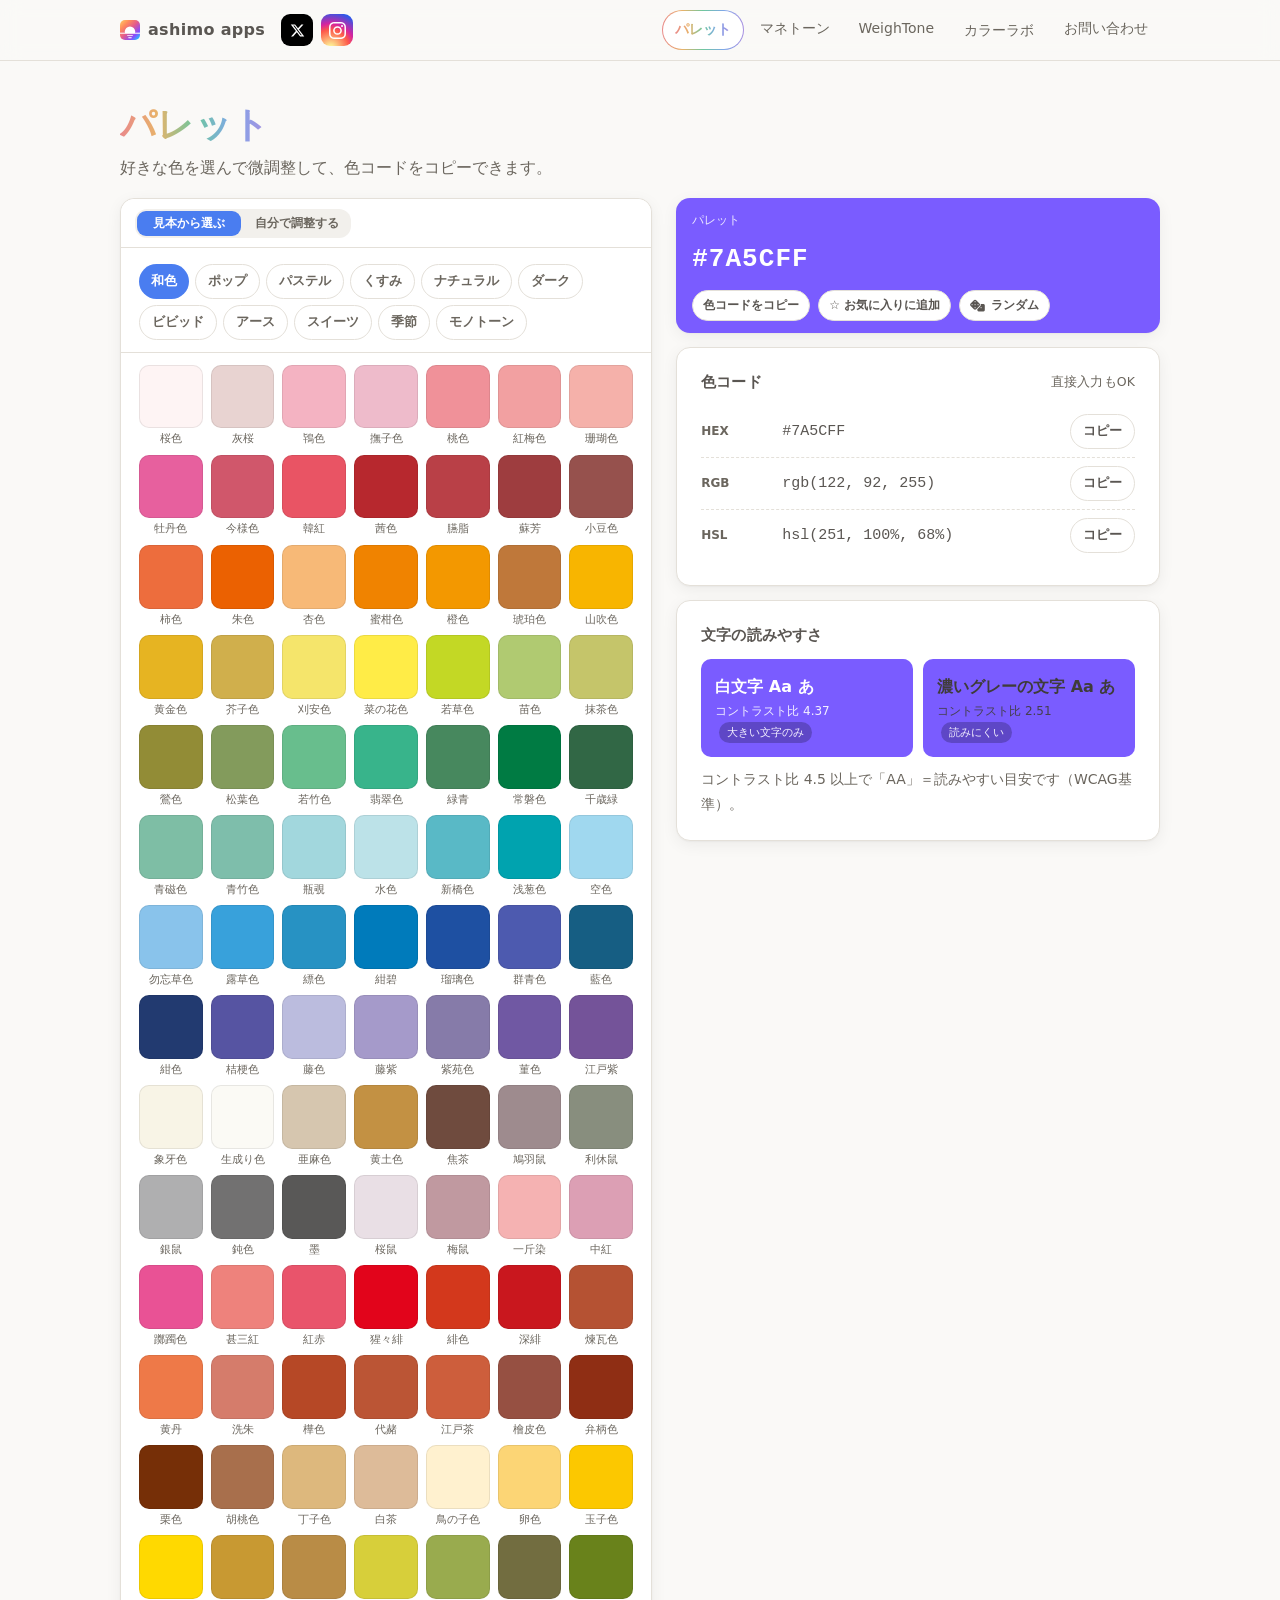
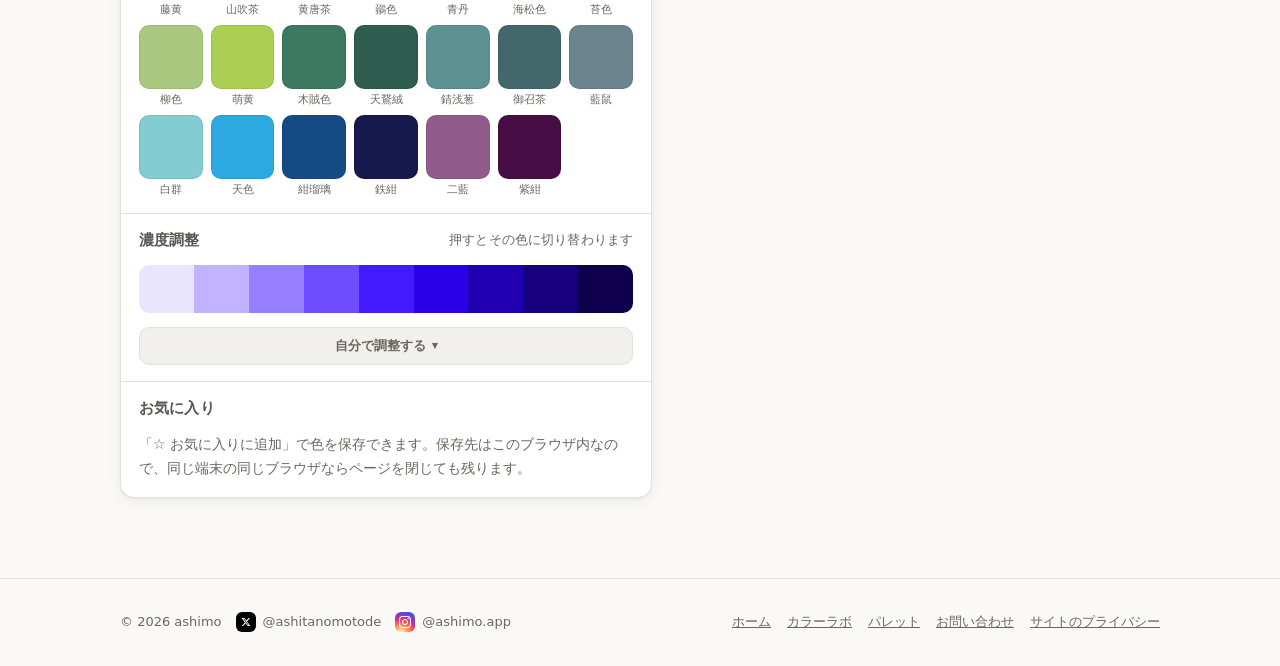
<file: palette.html>
<!DOCTYPE html>
<html lang="ja">
<head>
  <meta charset="UTF-8">
  <meta name="viewport" content="width=device-width, initial-scale=1">
  <link rel="icon" href="/favicon.ico" sizes="32x32">
  <link rel="icon" href="/assets/icons/favicon.svg" type="image/svg+xml">
  <link rel="apple-touch-icon" href="/assets/icons/apple-touch-icon.png">
  <link rel="manifest" href="/site.webmanifest">
  <meta name="apple-mobile-web-app-title" content="ashimo apps">
  <meta name="theme-color" media="(prefers-color-scheme: light)" content="#faf9f7">
  <meta name="theme-color" media="(prefers-color-scheme: dark)" content="#151412">
  <title>パレット｜ashimo apps</title>
  <meta name="description" content="和色・パステル・くすみなど、たくさんの色見本。好きな色を選んで微調整し、色コード（HEX・RGB・HSL）をコピーできます。">
  <link rel="stylesheet" href="https://cdnjs.cloudflare.com/ajax/libs/font-awesome/6.7.2/css/all.min.css" integrity="sha512-Evv84Mr4kqVGRNSgIGL/F/aIDqQb7xQ2vcrdIwxfjThSH8CSR7PBEakCr51Ck+w+/U6swU2Im1vVX0SVk9ABhg==" crossorigin="anonymous" referrerpolicy="no-referrer">
  <link rel="stylesheet" href="assets/style.css?v=71">
  <link rel="canonical" href="https://ashitanomotode.com/palette.html">
  <meta property="og:type" content="website">
  <meta property="og:site_name" content="ashimo apps">
  <meta property="og:locale" content="ja_JP">
  <meta property="og:title" content="パレット｜ashimo apps">
  <meta property="og:description" content="和色・パステル・くすみなど、たくさんの色見本。好きな色を選んで微調整し、色コード（HEX・RGB・HSL）をコピーできます。">
  <meta property="og:url" content="https://ashitanomotode.com/palette.html">
  <meta property="og:image" content="https://ashitanomotode.com/assets/ogp.png">
  <meta name="twitter:card" content="summary_large_image">
</head>
<body data-page="palette">
  <header class="site-header">
    <div class="wrap">
      <a class="logo" href="index.html"><span class="logo-dot"></span>ashimo apps</a>
      <span class="sns-group">
        <a class="sns-tile sns-tile-x" href="https://x.com/ashitanomotode" rel="me noopener" target="_blank" aria-label="運営者 ashimo のX（@ashitanomotode）"><svg class="sns-icon" viewBox="0 0 24 24" aria-hidden="true"><path d="M18.244 2.25h3.308l-7.227 8.26 8.502 11.24H16.17l-5.214-6.817L4.99 21.75H1.68l7.73-8.835L1.254 2.25H8.08l4.713 6.231zm-1.161 17.52h1.833L7.084 4.126H5.117z"/></svg></a>
        <a class="sns-tile sns-tile-ig" href="https://www.instagram.com/ashimo.app/" rel="me noopener" target="_blank" aria-label="運営者 ashimo のInstagram（@ashimo.app）"><i class="ig-glyph" aria-hidden="true"></i></a>
      </span>
      <nav class="nav">
        <a data-nav="palette" href="palette.html" aria-current="page"><span class="rainbow-label">パレット</span></a>
        <a data-nav="manetone" href="manetone/">マネトーン</a>
        <a data-nav="weightone" href="weightone/">WeighTone</a>
        <a data-nav="color" href="color.html"><span class="rainbow-label">カラーラボ</span></a>
        <a data-nav="contact" href="contact.html">お問い合わせ</a>
      </nav>
    </div>
  </header>

  <main class="wrap">
    <div class="lab-head">
      <h1><span class="rainbow-label">パレット</span></h1>
      <p>好きな色を選んで微調整して、色コードをコピーできます。</p>
    </div>

    <div class="lab">
      <div class="stack">
        <section class="card panel" id="pickBox">
          <div class="pick-flow o-pick">
            <div class="pick-row">
              <div class="seg seg-2" role="group" aria-label="選び方">
                <button type="button" data-pick="preset" aria-pressed="true"><span class="seg-label">見本から選ぶ</span></button>
                <button type="button" data-pick="custom" aria-pressed="false"><span class="seg-label">自分で調整する</span></button>
              </div>
            </div>
          </div>

          <section class="panel sub-block" id="palettePanel">
            <div class="pal-tabs" id="palTabs"></div>
            <div class="chips" id="palette"></div>
          </section>


          <section class="panel sub-block" id="tintPanel">
            <h2>濃度調整 <small style="font-weight:400;color:var(--text-sub)">押すとその色に切り替わります</small></h2>
            <div class="scale" id="tints"></div>
            <button type="button" class="custom-toggle" id="customToggle" aria-expanded="false">自分で調整する</button>
          </section>
          <section class="panel sub-block" id="sliderPanel" hidden>
            <h2>
              微調整
              <span class="mode-tabs" role="group" aria-label="スライダーの種類">
                <button type="button" data-mode="hsl" aria-pressed="true">色相・彩度・明度</button>
                <button type="button" data-mode="rgb" aria-pressed="false">RGB</button>
              </span>
            </h2>
            <div id="spectrumBox">
              <div class="spectrum" id="spectrum" aria-label="スペクトラム（ドラッグで色を選ぶ）">
                <div class="sp-cursor" id="spCursor"></div>
              </div>
              <input type="range" class="sp-hue" id="spHue" min="0" max="360" step="1" aria-label="色相">
            </div>
            <div id="hslSliders">
              <div class="slider-row"><label for="h">色相</label><input type="range" id="h" min="0" max="360" step="1"><input type="number" id="hN" min="0" max="360"></div>
              <div class="slider-row"><label for="s">彩度</label><input type="range" id="s" min="0" max="100" step="1"><input type="number" id="sN" min="0" max="100"></div>
              <div class="slider-row"><label for="l">明度</label><input type="range" id="l" min="0" max="100" step="1"><input type="number" id="lN" min="0" max="100"></div>
            </div>
            <div id="rgbSliders" hidden>
              <div class="slider-row"><label for="r">R</label><input type="range" id="r" min="0" max="255" step="1"><input type="number" id="rN" min="0" max="255"></div>
              <div class="slider-row"><label for="g">G</label><input type="range" id="g" min="0" max="255" step="1"><input type="number" id="gN" min="0" max="255"></div>
              <div class="slider-row"><label for="b">B</label><input type="range" id="b" min="0" max="255" step="1"><input type="number" id="bN" min="0" max="255"></div>
            </div>
          </section>

          <section class="panel sub-block" id="favPanel">
            <h2>お気に入り <button class="btn btn-sm" id="favClearAll">すべて削除</button></h2>
            <div class="chips" id="favs"></div>
            <p class="howto" id="favEmpty" style="margin:0">「☆ お気に入りに追加」で色を保存できます。保存先はこのブラウザ内なので、同じ端末の同じブラウザならページを閉じても残ります。</p>
          </section>
        </section>
      </div>

      <div class="stack">
        <div class="side-sticky">
          <div class="swatch-big o-swatch" id="swatch">
            <div class="swatch-top">
              <span class="name" id="swatchName">パレット</span>
            </div>
            <div>
              <div class="hex" id="swatchHex">#7B5CFF</div>
              <div style="display:flex;gap:8px;flex-wrap:wrap;margin-top:8px">
                <button class="btn btn-sm" data-copy="hex">色コードをコピー</button>
                <button class="btn btn-sm" id="favAdd">☆ お気に入りに追加</button>
                <button class="btn btn-sm" id="randomBtn"><i class="fa-solid fa-dice"></i> ランダム</button>
              </div>
            </div>
          </div>

          <section class="card panel" id="codePanel">
            <h2>色コード <small style="font-weight:400;color:var(--text-sub)">直接入力もOK</small></h2>
            <div class="code-row"><span>HEX</span><input id="hexIn" spellcheck="false" autocomplete="off"><button class="btn btn-sm" data-copy="hex">コピー</button></div>
            <div class="code-row"><span>RGB</span><input id="rgbIn" spellcheck="false" autocomplete="off"><button class="btn btn-sm" data-copy="rgb">コピー</button></div>
            <div class="code-row"><span>HSL</span><input id="hslIn" spellcheck="false" autocomplete="off"><button class="btn btn-sm" data-copy="hsl">コピー</button></div>
          </section>

          <section class="card panel" id="contrastPanel">
            <h2>文字の読みやすさ</h2>
            <div class="contrast-grid">
              <div class="contrast-box" id="cWhite"></div>
              <div class="contrast-box" id="cBlack"></div>
            </div>
            <p class="howto" style="margin:10px 0 0">コントラスト比 4.5 以上で「AA」＝読みやすい目安です（WCAG基準）。</p>
          </section>
        </div>
      </div>
    </div>
  </main>

  <div class="mobile-bar" id="mobileBar" aria-hidden="true">
    <span class="mb-chip" id="mbChip"></span>
    <code id="mbHex">#000000</code>
    <button type="button" class="btn btn-sm btn-primary" data-copy="hex">コピー</button>
  </div>

  <div class="toast" id="toast" role="status" aria-live="polite"></div>

  <footer class="site-footer">
    <div class="wrap">
      <span class="foot-brand">© 2026 ashimo<a class="sns-link" href="https://x.com/ashitanomotode" rel="me noopener" target="_blank" aria-label="X（旧Twitter）@ashitanomotode"><span class="sns-tile sns-tile-x sns-tile-sm"><svg class="sns-icon" viewBox="0 0 24 24" aria-hidden="true"><path d="M18.244 2.25h3.308l-7.227 8.26 8.502 11.24H16.17l-5.214-6.817L4.99 21.75H1.68l7.73-8.835L1.254 2.25H8.08l4.713 6.231zm-1.161 17.52h1.833L7.084 4.126H5.117z"/></svg></span><span>@ashitanomotode</span></a><a class="sns-link" href="https://www.instagram.com/ashimo.app/" rel="me noopener" target="_blank" aria-label="Instagram @ashimo.app"><span class="sns-tile sns-tile-ig sns-tile-sm"><i class="ig-glyph" aria-hidden="true"></i></span><span>@ashimo.app</span></a></span>
      <nav>
        <a href="index.html">ホーム</a>
        <a href="color.html">カラーラボ</a>
        <a href="palette.html">パレット</a>
        <a href="contact.html">お問い合わせ</a>
        <a href="privacy.html">サイトのプライバシー</a>
      </nav>
    </div>
  </footer>

  <script src="assets/palettes.js?v=1"></script>
  <script src="assets/palette.js?v=47"></script>
</body>
</html>
</file>
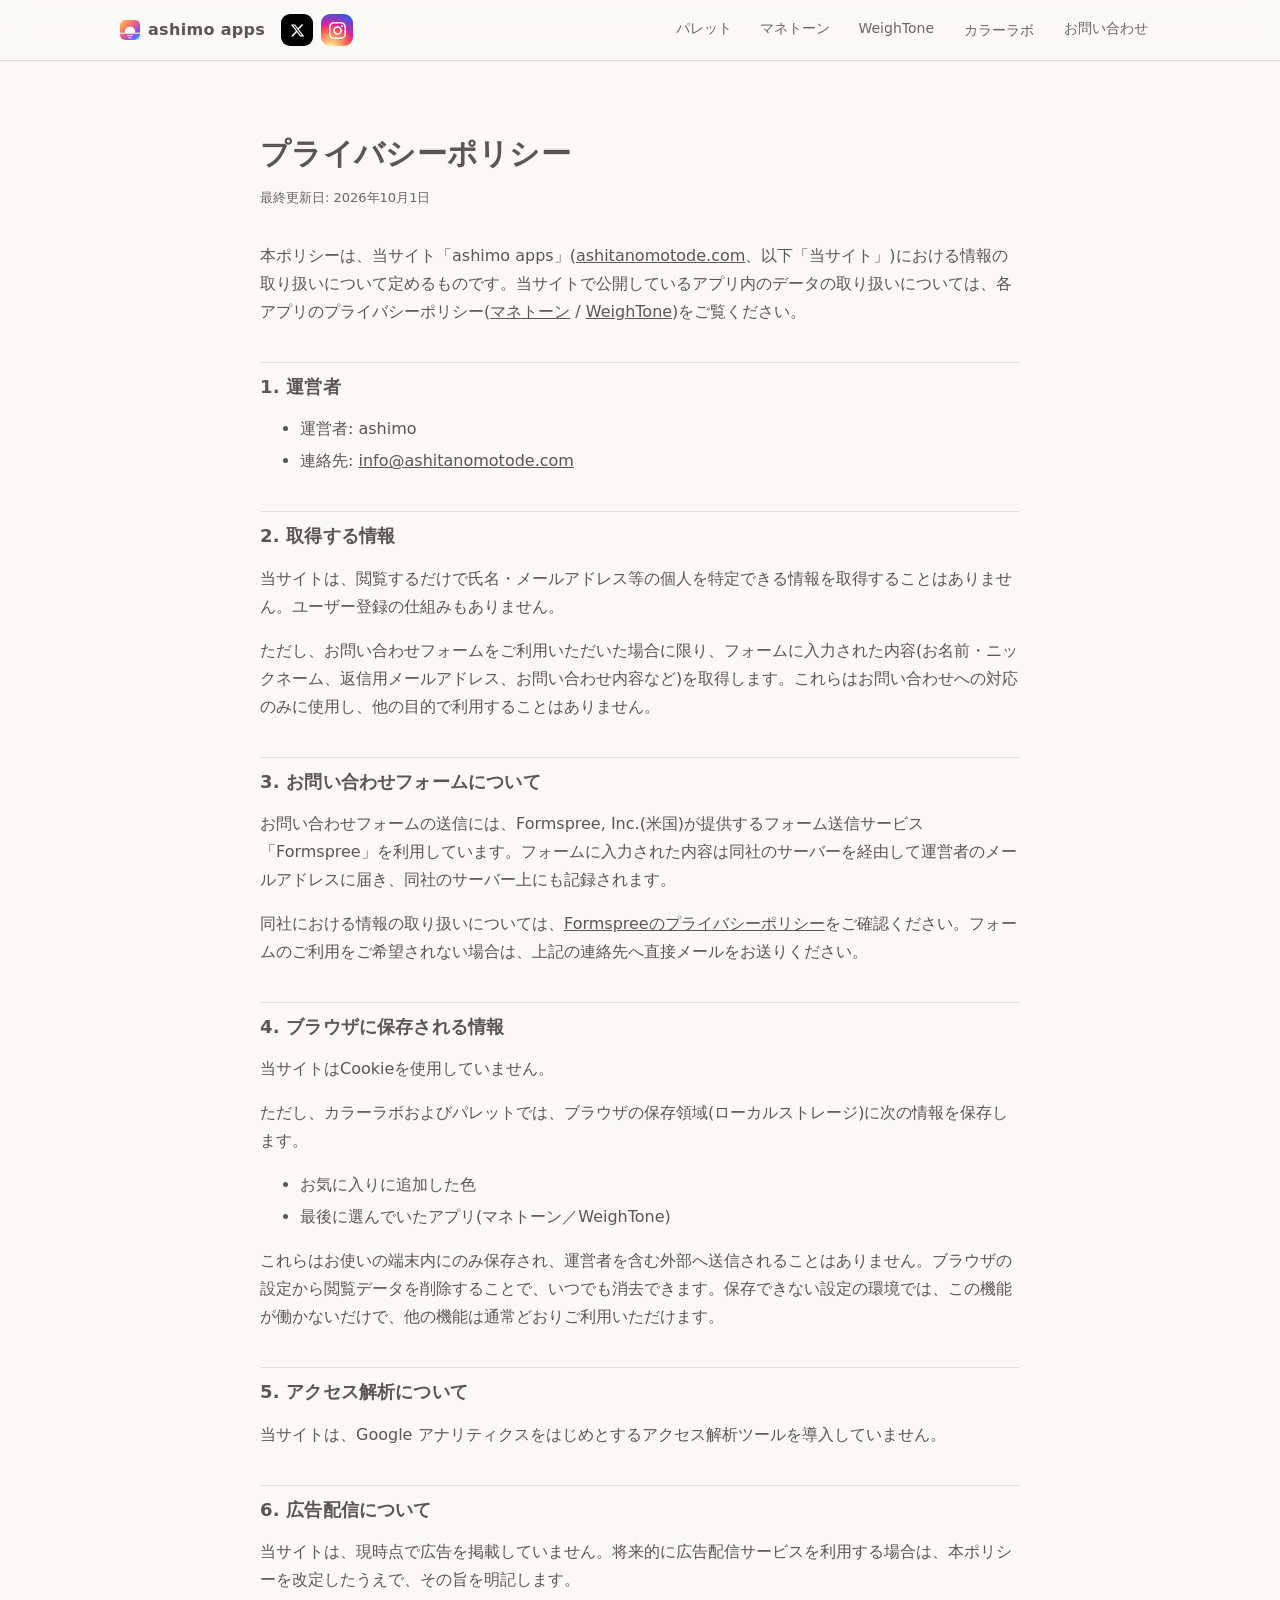
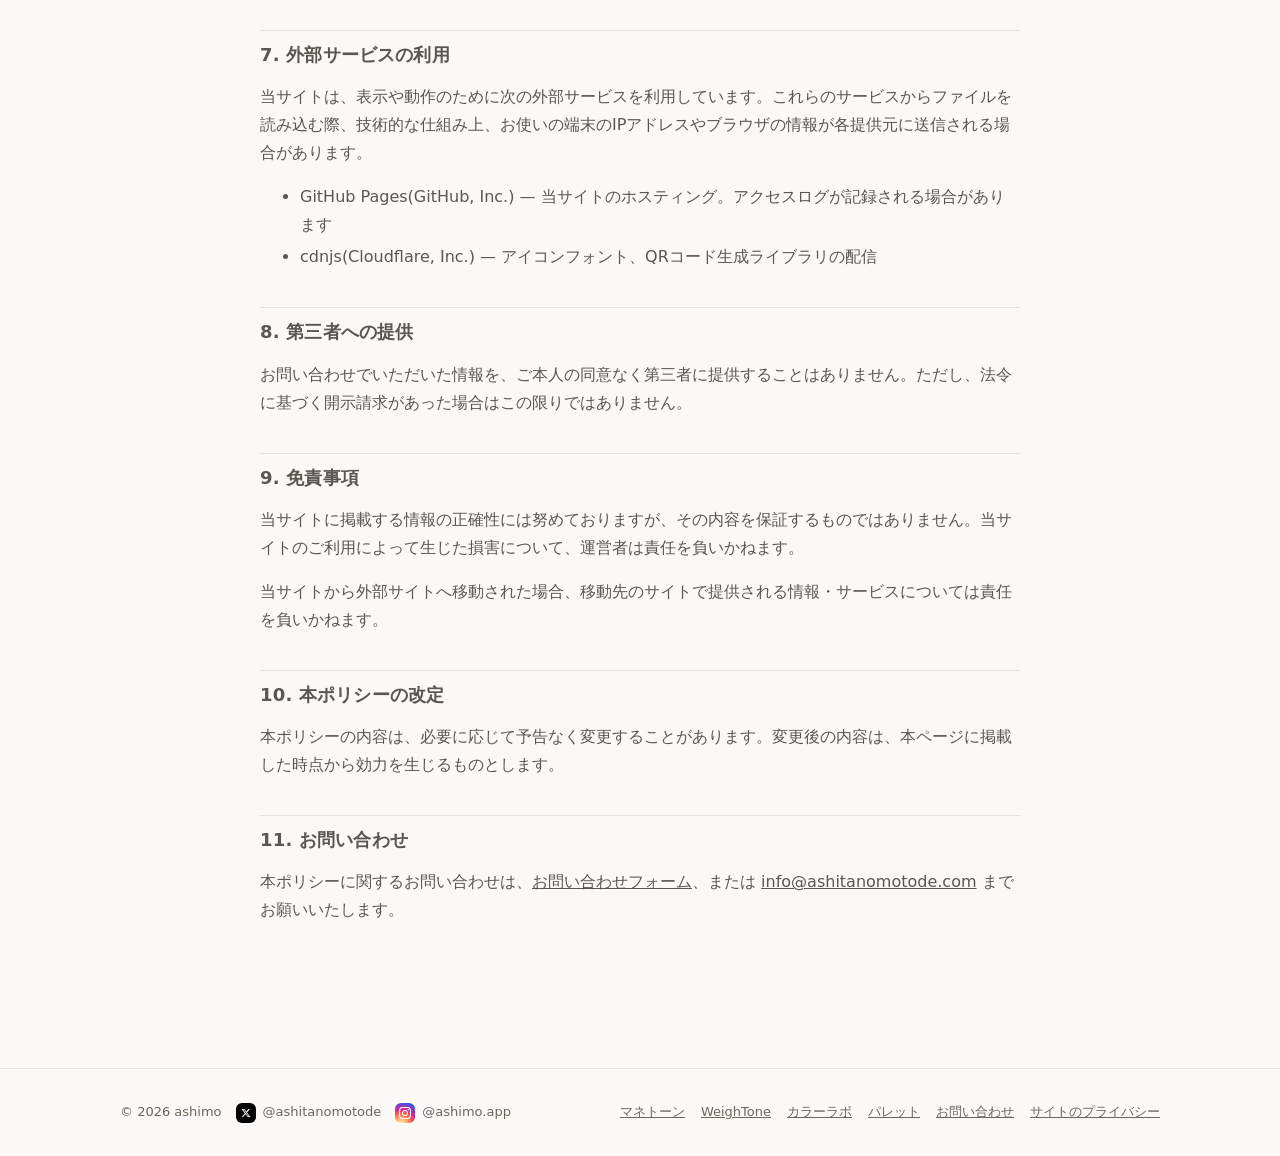
<file: privacy.html>
<!DOCTYPE html>
<html lang="ja">
<head>
  <meta charset="UTF-8">
  <meta name="viewport" content="width=device-width, initial-scale=1">
  <link rel="icon" href="/favicon.ico" sizes="32x32">
  <link rel="icon" href="/assets/icons/favicon.svg" type="image/svg+xml">
  <link rel="apple-touch-icon" href="/assets/icons/apple-touch-icon.png">
  <link rel="manifest" href="/site.webmanifest">
  <meta name="apple-mobile-web-app-title" content="ashimo apps">
  <meta name="theme-color" media="(prefers-color-scheme: light)" content="#faf9f7">
  <meta name="theme-color" media="(prefers-color-scheme: dark)" content="#151412">
  <title>プライバシーポリシー｜ashimo apps</title>
  <meta name="description" content="ashimo apps（ashitanomotode.com）における情報の取り扱いについて。お問い合わせフォーム・ブラウザへの保存・外部サービスの利用を説明しています。">
  <link rel="stylesheet" href="assets/style.css?v=71">
  <link rel="canonical" href="https://ashitanomotode.com/privacy.html">
  <meta property="og:type" content="website">
  <meta property="og:site_name" content="ashimo apps">
  <meta property="og:locale" content="ja_JP">
  <meta property="og:title" content="プライバシーポリシー｜ashimo apps">
  <meta property="og:description" content="ashimo apps（ashitanomotode.com）における情報の取り扱いについて。お問い合わせフォーム・ブラウザへの保存・外部サービスの利用を説明しています。">
  <meta property="og:url" content="https://ashitanomotode.com/privacy.html">
  <meta property="og:image" content="https://ashitanomotode.com/assets/ogp.png">
  <meta name="twitter:card" content="summary_large_image">
</head>
<body>
  <header class="site-header">
    <div class="wrap">
      <a class="logo" href="index.html"><span class="logo-dot"></span>ashimo apps</a>
      <span class="sns-group">
        <a class="sns-tile sns-tile-x" href="https://x.com/ashitanomotode" rel="me noopener" target="_blank" aria-label="運営者 ashimo のX（@ashitanomotode）"><svg class="sns-icon" viewBox="0 0 24 24" aria-hidden="true"><path d="M18.244 2.25h3.308l-7.227 8.26 8.502 11.24H16.17l-5.214-6.817L4.99 21.75H1.68l7.73-8.835L1.254 2.25H8.08l4.713 6.231zm-1.161 17.52h1.833L7.084 4.126H5.117z"/></svg></a>
        <a class="sns-tile sns-tile-ig" href="https://www.instagram.com/ashimo.app/" rel="me noopener" target="_blank" aria-label="運営者 ashimo のInstagram（@ashimo.app）"><i class="ig-glyph" aria-hidden="true"></i></a>
      </span>
      <nav class="nav">
        <a data-nav="palette" href="palette.html"><span class="rainbow-label">パレット</span></a>
        <a data-nav="manetone" href="manetone/">マネトーン</a>
        <a data-nav="weightone" href="weightone/">WeighTone</a>
        <a data-nav="color" href="color.html"><span class="rainbow-label">カラーラボ</span></a>
        <a data-nav="contact" href="contact.html">お問い合わせ</a>
      </nav>
    </div>
  </header>

  <main class="wrap">
    <article class="doc">
      <h1>プライバシーポリシー</h1>
      <p class="meta">最終更新日: 2026年10月1日</p>

      <p>本ポリシーは、当サイト「ashimo apps」(<a href="https://ashitanomotode.com/">ashitanomotode.com</a>、以下「当サイト」)における情報の取り扱いについて定めるものです。当サイトで公開しているアプリ内のデータの取り扱いについては、各アプリのプライバシーポリシー(<a href="manetone/privacy.html">マネトーン</a> / <a href="weightone/privacy.html">WeighTone</a>)をご覧ください。</p>

      <h2>1. 運営者</h2>
      <ul>
        <li>運営者: ashimo</li>
        <li>連絡先: <a href="mailto:info@ashitanomotode.com">info@ashitanomotode.com</a></li>
      </ul>

      <h2>2. 取得する情報</h2>
      <p>当サイトは、閲覧するだけで氏名・メールアドレス等の個人を特定できる情報を取得することはありません。ユーザー登録の仕組みもありません。</p>
      <p>ただし、お問い合わせフォームをご利用いただいた場合に限り、フォームに入力された内容(お名前・ニックネーム、返信用メールアドレス、お問い合わせ内容など)を取得します。これらはお問い合わせへの対応のみに使用し、他の目的で利用することはありません。</p>

      <h2>3. お問い合わせフォームについて</h2>
      <p>お問い合わせフォームの送信には、Formspree, Inc.(米国)が提供するフォーム送信サービス「Formspree」を利用しています。フォームに入力された内容は同社のサーバーを経由して運営者のメールアドレスに届き、同社のサーバー上にも記録されます。</p>
      <p>同社における情報の取り扱いについては、<a href="https://formspree.io/legal/privacy-policy/" rel="noopener">Formspreeのプライバシーポリシー</a>をご確認ください。フォームのご利用をご希望されない場合は、上記の連絡先へ直接メールをお送りください。</p>

      <h2>4. ブラウザに保存される情報</h2>
      <p>当サイトはCookieを使用していません。</p>
      <p>ただし、カラーラボおよびパレットでは、ブラウザの保存領域(ローカルストレージ)に次の情報を保存します。</p>
      <ul>
        <li>お気に入りに追加した色</li>
        <li>最後に選んでいたアプリ(マネトーン／WeighTone)</li>
      </ul>
      <p>これらはお使いの端末内にのみ保存され、運営者を含む外部へ送信されることはありません。ブラウザの設定から閲覧データを削除することで、いつでも消去できます。保存できない設定の環境では、この機能が働かないだけで、他の機能は通常どおりご利用いただけます。</p>

      <h2>5. アクセス解析について</h2>
      <p>当サイトは、Google アナリティクスをはじめとするアクセス解析ツールを導入していません。</p>

      <h2>6. 広告配信について</h2>
      <p>当サイトは、現時点で広告を掲載していません。将来的に広告配信サービスを利用する場合は、本ポリシーを改定したうえで、その旨を明記します。</p>

      <h2>7. 外部サービスの利用</h2>
      <p>当サイトは、表示や動作のために次の外部サービスを利用しています。これらのサービスからファイルを読み込む際、技術的な仕組み上、お使いの端末のIPアドレスやブラウザの情報が各提供元に送信される場合があります。</p>
      <ul>
        <li>GitHub Pages(GitHub, Inc.) — 当サイトのホスティング。アクセスログが記録される場合があります</li>
        <li>cdnjs(Cloudflare, Inc.) — アイコンフォント、QRコード生成ライブラリの配信</li>
      </ul>

      <h2>8. 第三者への提供</h2>
      <p>お問い合わせでいただいた情報を、ご本人の同意なく第三者に提供することはありません。ただし、法令に基づく開示請求があった場合はこの限りではありません。</p>

      <h2>9. 免責事項</h2>
      <p>当サイトに掲載する情報の正確性には努めておりますが、その内容を保証するものではありません。当サイトのご利用によって生じた損害について、運営者は責任を負いかねます。</p>
      <p>当サイトから外部サイトへ移動された場合、移動先のサイトで提供される情報・サービスについては責任を負いかねます。</p>

      <h2>10. 本ポリシーの改定</h2>
      <p>本ポリシーの内容は、必要に応じて予告なく変更することがあります。変更後の内容は、本ページに掲載した時点から効力を生じるものとします。</p>

      <h2>11. お問い合わせ</h2>
      <p>本ポリシーに関するお問い合わせは、<a href="contact.html">お問い合わせフォーム</a>、または <a href="mailto:info@ashitanomotode.com">info@ashitanomotode.com</a> までお願いいたします。</p>
    </article>
  </main>

  <footer class="site-footer">
    <div class="wrap">
      <span class="foot-brand">© 2026 ashimo<a class="sns-link" href="https://x.com/ashitanomotode" rel="me noopener" target="_blank" aria-label="X（旧Twitter）@ashitanomotode"><span class="sns-tile sns-tile-x sns-tile-sm"><svg class="sns-icon" viewBox="0 0 24 24" aria-hidden="true"><path d="M18.244 2.25h3.308l-7.227 8.26 8.502 11.24H16.17l-5.214-6.817L4.99 21.75H1.68l7.73-8.835L1.254 2.25H8.08l4.713 6.231zm-1.161 17.52h1.833L7.084 4.126H5.117z"/></svg></span><span>@ashitanomotode</span></a><a class="sns-link" href="https://www.instagram.com/ashimo.app/" rel="me noopener" target="_blank" aria-label="Instagram @ashimo.app"><span class="sns-tile sns-tile-ig sns-tile-sm"><i class="ig-glyph" aria-hidden="true"></i></span><span>@ashimo.app</span></a></span>
      <nav>
        <a href="manetone/">マネトーン</a>
        <a href="weightone/">WeighTone</a>
        <a href="color.html">カラーラボ</a>
        <a href="palette.html">パレット</a>
        <a href="contact.html">お問い合わせ</a>
        <a href="privacy.html">サイトのプライバシー</a>
      </nav>
    </div>
  </footer>
</body>
</html>
</file>
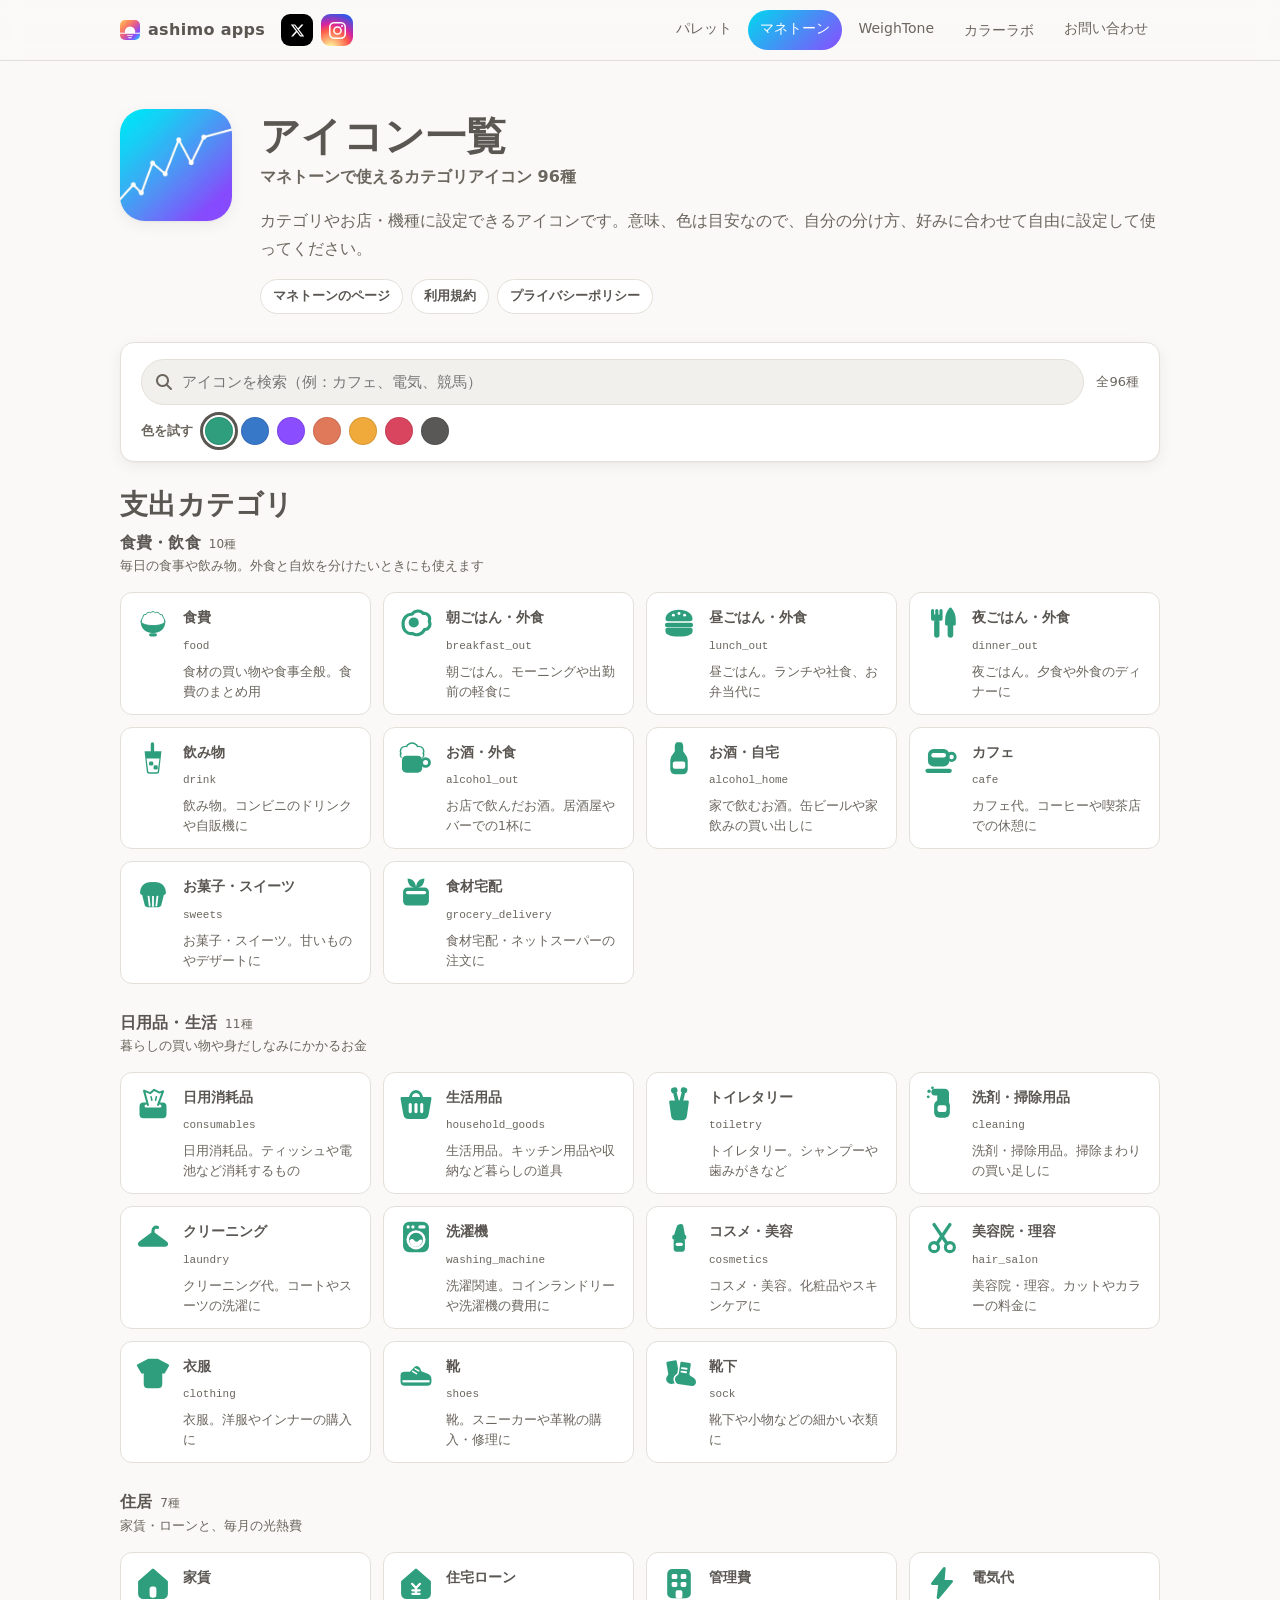
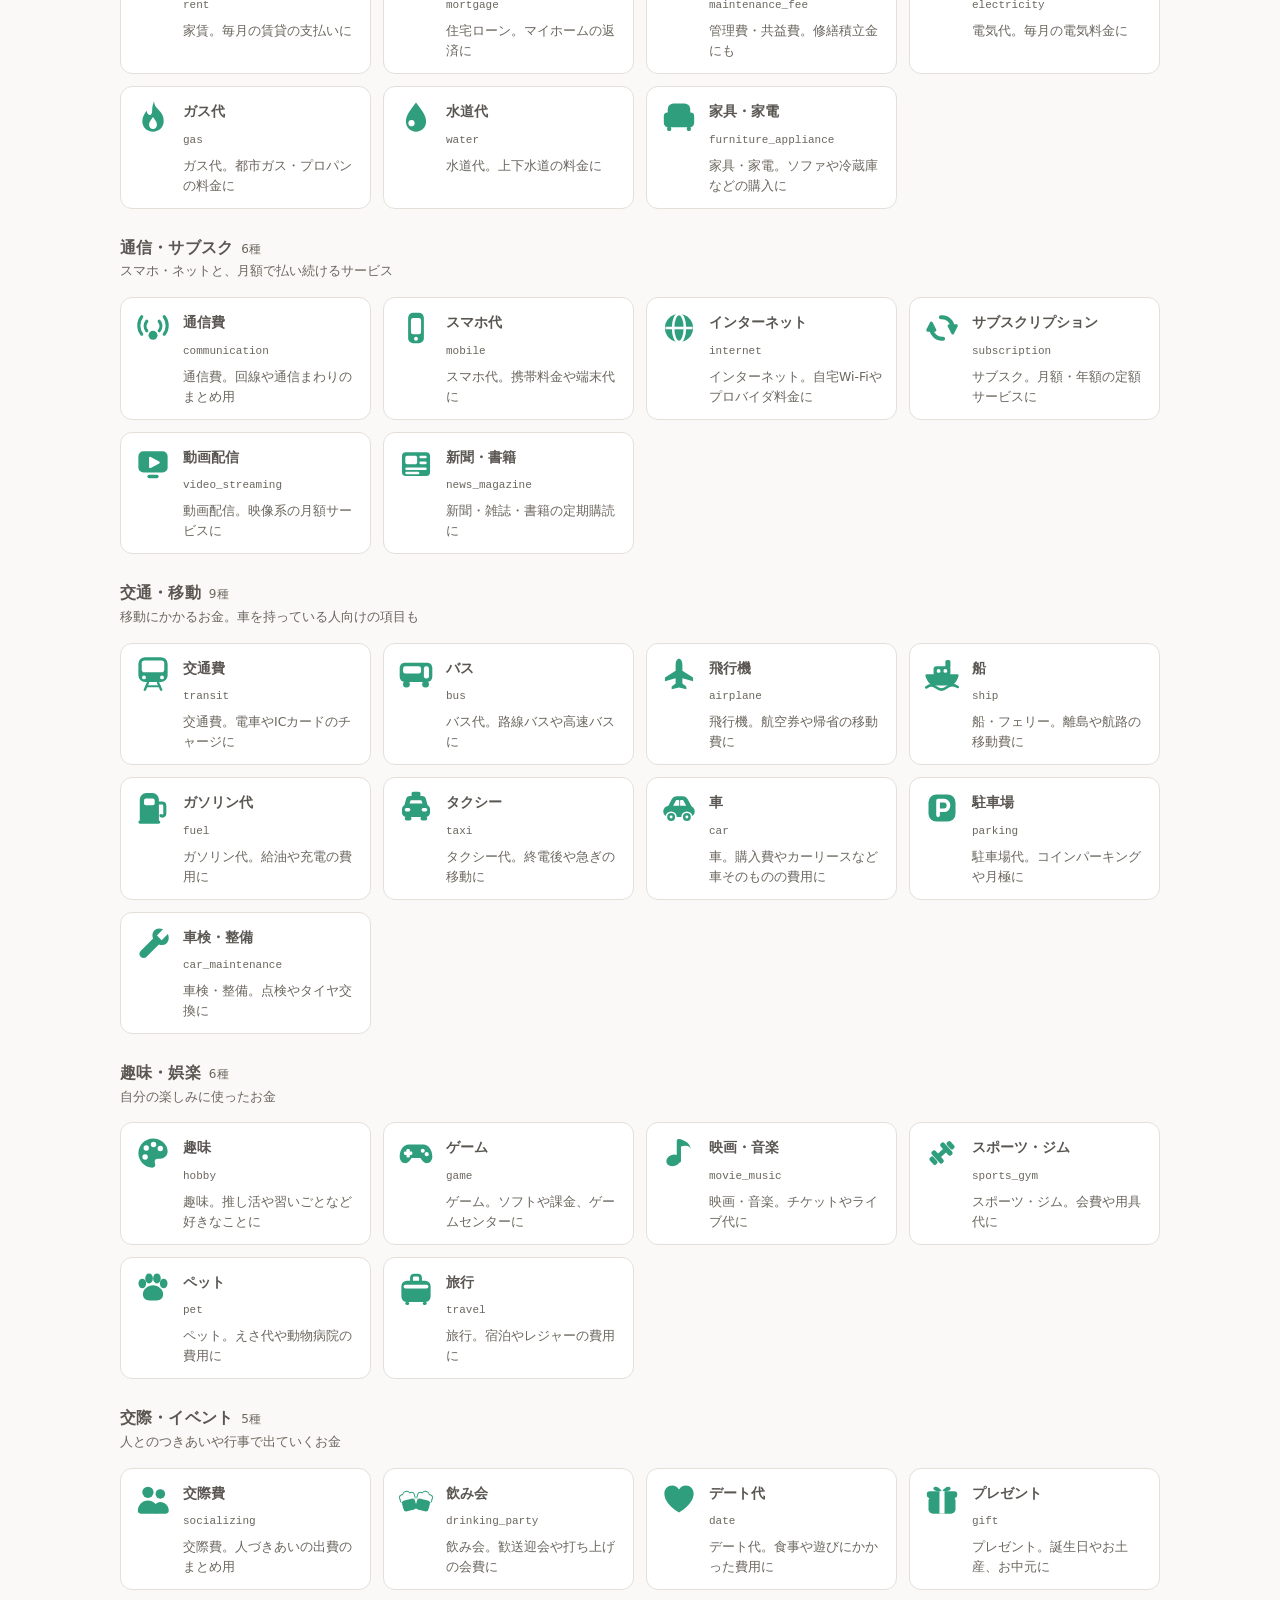
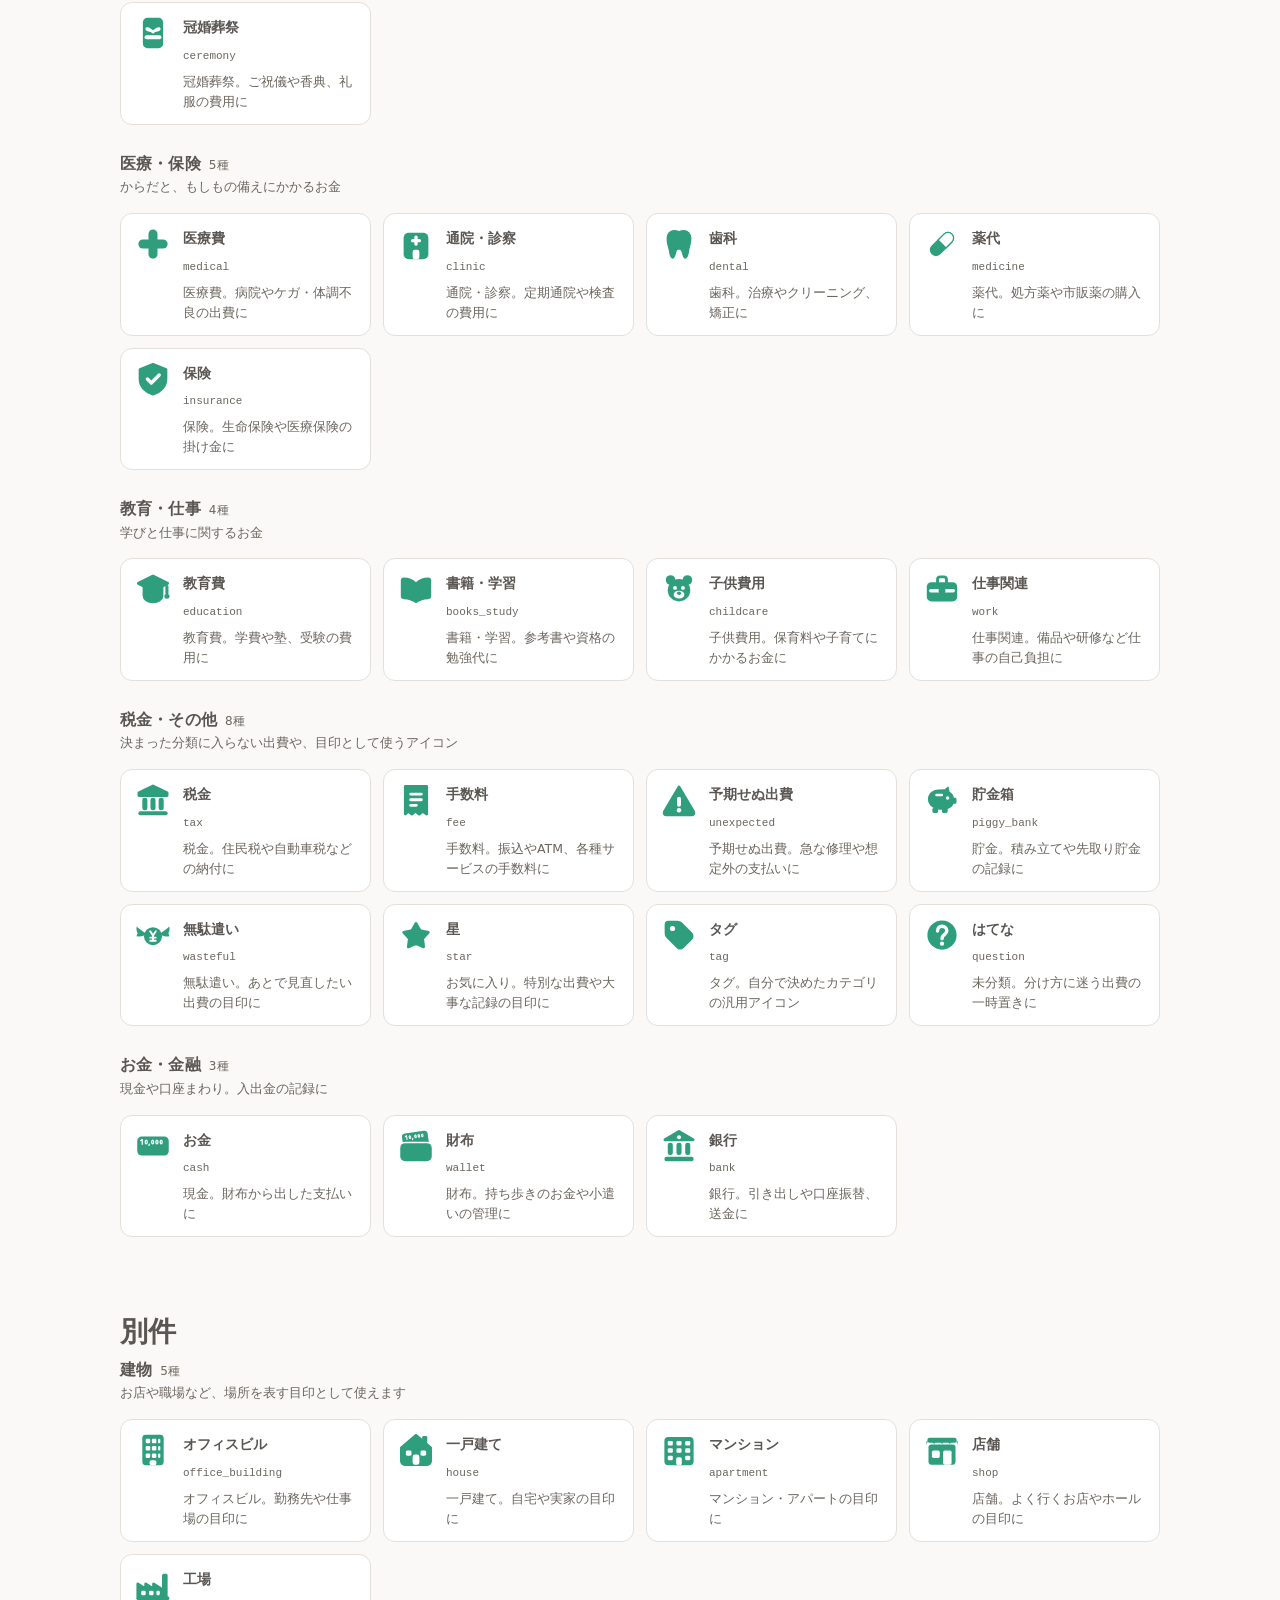
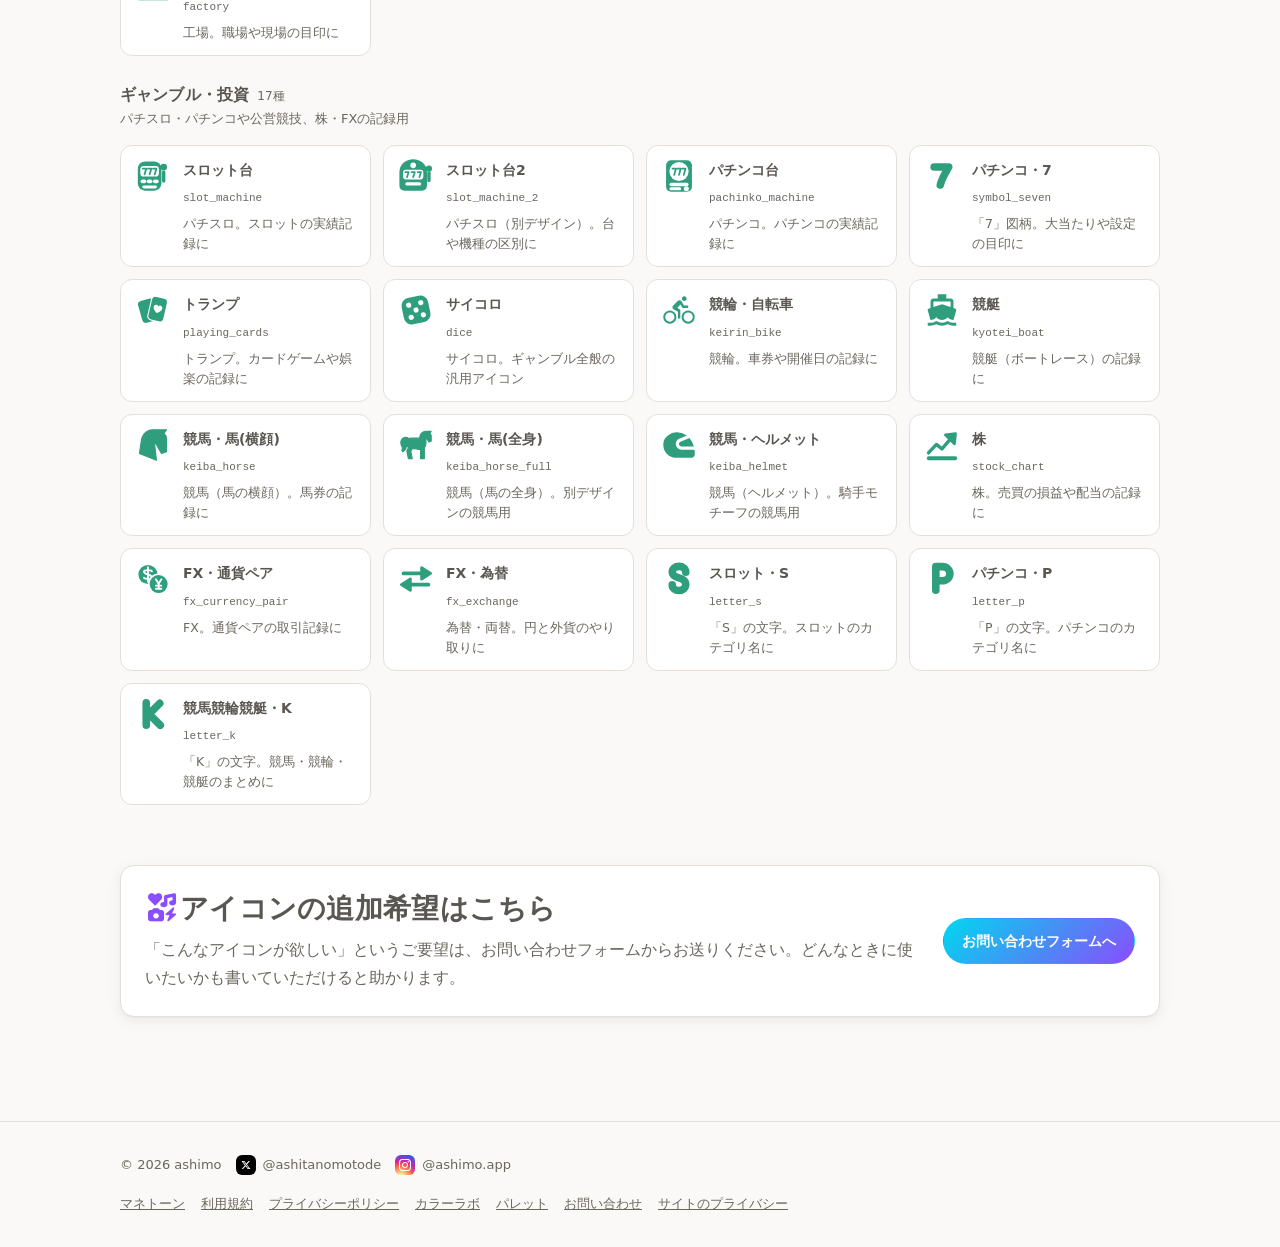
<file: manetone/icons.html>
<!DOCTYPE html>
<html lang="ja">
<head>
  <meta charset="UTF-8">
  <meta name="viewport" content="width=device-width, initial-scale=1">
  <link rel="icon" href="/favicon.ico" sizes="32x32">
  <link rel="icon" href="/assets/icons/favicon.svg" type="image/svg+xml">
  <link rel="apple-touch-icon" href="/assets/icons/apple-touch-icon.png">
  <link rel="manifest" href="/site.webmanifest">
  <meta name="apple-mobile-web-app-title" content="ashimo apps">
  <meta name="theme-color" media="(prefers-color-scheme: light)" content="#faf9f7">
  <meta name="theme-color" media="(prefers-color-scheme: dark)" content="#151412">
  <title>アイコン一覧｜マネトーン</title>
  <meta name="description" content="マネトーンで使えるカテゴリアイコン96種の一覧と、それぞれの意味・使いどころ。アイコンの追加希望も送れます。">
  <link rel="stylesheet" href="https://cdnjs.cloudflare.com/ajax/libs/font-awesome/6.7.2/css/all.min.css" integrity="sha512-Evv84Mr4kqVGRNSgIGL/F/aIDqQb7xQ2vcrdIwxfjThSH8CSR7PBEakCr51Ck+w+/U6swU2Im1vVX0SVk9ABhg==" crossorigin="anonymous" referrerpolicy="no-referrer">
  <link rel="stylesheet" href="../assets/style.css?v=71">
  <link rel="canonical" href="https://ashitanomotode.com/manetone/icons.html">
  <meta property="og:type" content="website">
  <meta property="og:site_name" content="ashimo apps">
  <meta property="og:locale" content="ja_JP">
  <meta property="og:title" content="アイコン一覧｜マネトーン">
  <meta property="og:description" content="マネトーンで使えるカテゴリアイコン96種の一覧と、それぞれの意味・使いどころ。アイコンの追加希望も送れます。">
  <meta property="og:url" content="https://ashitanomotode.com/manetone/icons.html">
  <meta property="og:image" content="https://ashitanomotode.com/assets/ogp-manetone.png">
  <meta name="twitter:card" content="summary_large_image">
</head>
<body data-page="manetone">
  <header class="site-header">
    <div class="wrap">
      <a class="logo" href="../index.html"><span class="logo-dot"></span>ashimo apps</a>
      <span class="sns-group">
        <a class="sns-tile sns-tile-x" href="https://x.com/ashitanomotode" rel="me noopener" target="_blank" aria-label="運営者 ashimo のX（@ashitanomotode）"><svg class="sns-icon" viewBox="0 0 24 24" aria-hidden="true"><path d="M18.244 2.25h3.308l-7.227 8.26 8.502 11.24H16.17l-5.214-6.817L4.99 21.75H1.68l7.73-8.835L1.254 2.25H8.08l4.713 6.231zm-1.161 17.52h1.833L7.084 4.126H5.117z"/></svg></a>
        <a class="sns-tile sns-tile-ig" href="https://www.instagram.com/ashimo.app/" rel="me noopener" target="_blank" aria-label="運営者 ashimo のInstagram（@ashimo.app）"><i class="ig-glyph" aria-hidden="true"></i></a>
      </span>
      <nav class="nav">
        <a data-nav="palette" href="../palette.html"><span class="rainbow-label">パレット</span></a>
        <a data-nav="manetone" href="./" aria-current="page">マネトーン</a>
        <a data-nav="weightone" href="../weightone/">WeighTone</a>
        <a data-nav="color" href="../color.html"><span class="rainbow-label">カラーラボ</span></a>
        <a data-nav="contact" href="../contact.html">お問い合わせ</a>
      </nav>
    </div>
  </header>

  <svg xmlns="http://www.w3.org/2000/svg" style="display:none"><symbol id="icon-food" viewBox="0 0 64 64"><g fill="currentColor"><path d="M10,29 C10,42 19,50 32,50 C45,50 54,42 54,29 Z"/><ellipse cx="32" cy="29" rx="22" ry="7.5"/><path d="M11.20,29.40 A20.80,15.60 0 0 1 13.99,21.60 A5.0,5.0 0 0 1 19.77,16.78 A5.0,5.0 0 0 1 27.68,14.14 A5.0,5.0 0 0 1 36.32,14.14 A5.0,5.0 0 0 1 44.23,16.78 A5.0,5.0 0 0 1 50.01,21.60 A20.80,15.60 0 0 1 52.80,29.40 C52.80,33.60 43,36.6 32,36.6 C21,36.6 11.20,33.60 11.20,29.40 Z" fill="#fff" stroke="currentColor" stroke-width="1.7" stroke-linejoin="round"/><rect x="25" y="50" width="14" height="6" rx="3"/></g></symbol><symbol id="icon-breakfast_out" viewBox="0 0 64 64"><g fill="currentColor"><path d="M9,34 C9,23 16.5,15.5 25,16.5 C29,9.5 40,8.5 45,15 C53,14 58.5,21 55.5,29 C59,35 55,44 47,43.5 C44,51.5 33,55.5 26,50.5 C16.5,52.5 9,45 9,34 Z" fill="#fff" stroke="currentColor" stroke-width="5.5" stroke-linejoin="round"/><circle cx="28" cy="31" r="9"/></g></symbol><symbol id="icon-lunch_out" viewBox="0 0 64 64"><g fill="currentColor"><path d="M8,25 C8,15.5 18,8.5 32,8.5 C46,8.5 56,15.5 56,25 C56,27.5 54,29 51,29 L13,29 C10,29 8,27.5 8,25 Z"/><g fill="#fff"><circle cx="22" cy="18" r="2.6"/><circle cx="32" cy="15" r="2.6"/><circle cx="42" cy="18" r="2.6"/></g><rect x="7" y="31.5" width="50" height="8" rx="4"/><path d="M8,43 C8,41.5 10,40.5 13,40.5 L51,40.5 C54,40.5 56,41.5 56,43 L56,47 C56,52 49,56 32,56 C15,56 8,52 8,47 Z"/></g></symbol><symbol id="icon-dinner_out" viewBox="0 0 64 64"><g fill="currentColor"><rect x="12.5" y="7" width="5.5" height="13" rx="2.75"/><rect x="20" y="7" width="5.5" height="13" rx="2.75"/><rect x="27.5" y="7" width="5.5" height="13" rx="2.75"/><rect x="12.5" y="17" width="20.5" height="11" rx="3"/><rect x="18" y="26" width="9.5" height="32" rx="4.75"/><path d="M47,7 C51,12 54,19 54,27 L54,34 L40,34 L40,27 C40,19 43,12 47,7 Z" stroke="currentColor" stroke-width="5" stroke-linejoin="round" stroke-linecap="round"/><rect x="42" y="32" width="10" height="26" rx="5"/></g></symbol><symbol id="icon-drink" viewBox="0 0 64 64"><g fill="currentColor"><path d="M17,20 L47,20 L43,56 C43,58.5 41,60 38.5,60 L25.5,60 C23,60 21,58.5 21,56 Z"/><path d="M20.5,33 L43.5,33 L40.5,55 C40.5,56.5 39,57.5 38,57.5 L26,57.5 C25,57.5 23.5,56.5 23.5,55 Z" fill="#fff"/><rect x="28" y="4" width="6" height="18" rx="3"/><rect x="25" y="38" width="7.5" height="7.5" rx="2.5"/><rect x="33" y="45" width="7.5" height="7.5" rx="2.5"/></g></symbol><symbol id="icon-alcohol_out" viewBox="0 0 64 64"><g fill="currentColor"><circle cx="49" cy="40" r="7" fill="none" stroke="currentColor" stroke-width="5"/><circle cx="13" cy="20" r="10"/><circle cx="25" cy="16" r="12"/><circle cx="37" cy="20" r="10"/><rect x="3" y="20" width="44" height="12" rx="6"/><g fill="#fff"><circle cx="13" cy="20" r="7.4"/><circle cx="25" cy="16" r="9.4"/><circle cx="37" cy="20" r="7.4"/><rect x="5.6" y="22.6" width="38.8" height="9.4" rx="4"/></g><rect x="7" y="28" width="36" height="30" rx="8"/></g></symbol><symbol id="icon-alcohol_home" viewBox="0 0 64 64"><g fill="currentColor"><rect x="25.5" y="4" width="13" height="9" rx="3.5"/><path d="M27,10 L37,10 L37,20 C37,24 45,28 45,36 L45,52 C45,56 42,58.5 38,58.5 L26,58.5 C22,58.5 19,56 19,52 L19,36 C19,28 27,24 27,20 Z" stroke="currentColor" stroke-width="5" stroke-linejoin="round" stroke-linecap="round"/><rect x="21" y="38" width="22" height="13" rx="3.5" fill="#fff"/></g></symbol><symbol id="icon-cafe" viewBox="0 0 64 64"><g fill="currentColor"><circle cx="49" cy="30" r="6.5" fill="none" stroke="currentColor" stroke-width="5"/><rect x="7" y="16" width="38" height="31" rx="10"/><rect x="13" y="23" width="26" height="8" rx="4" fill="#fff"/><rect x="2.5" y="51" width="47" height="7.5" rx="3.75"/></g></symbol><symbol id="icon-sweets" viewBox="0 0 64 64"><g fill="currentColor"><path d="M12,34 L52,34 L47,54 C46.5,57 44,59 41,59 L23,59 C20,59 17.5,57 17,54 Z"/><g stroke="#fff" stroke-width="3.2" stroke-linecap="round"><line x1="24" y1="39" x2="26" y2="56"/><line x1="32" y1="39" x2="32" y2="57"/><line x1="40" y1="39" x2="38" y2="56"/></g><path d="M9,34 C9,22 17,13.5 32,14.5 C47,13.5 55,22 55,34 C55,37 45,39 32,39 C19,39 9,37 9,34 Z"/></g></symbol><symbol id="icon-grocery_delivery" viewBox="0 0 64 64"><g fill="currentColor"><path d="M32,25 C32,15 26,8 17,8 C17,18 23,25 32,25 Z"/><path d="M32,25 C32,15 38,8 47,8 C47,18 41,25 32,25 Z"/><rect x="9" y="24" width="46" height="32" rx="8"/><rect x="14" y="30" width="36" height="6" rx="3" fill="#fff"/></g></symbol><symbol id="icon-consumables" viewBox="0 0 64 64"><g fill="currentColor"><rect x="8" y="31" width="48" height="28" rx="7"/><rect x="17" y="34.5" width="30" height="5.5" rx="2.75" fill="#fff"/><path d="M23,35.5 L16,10 L27,14.5 L34,8.5 L43.5,13.5 L50,11 L41,35.5" fill="#fff" stroke="currentColor" stroke-width="3.6" stroke-linejoin="round" stroke-linecap="round"/><path d="M28.5,21 L30,27" stroke="currentColor" stroke-width="2.8" stroke-linecap="round"/><path d="M38,21 L36.5,27" stroke="currentColor" stroke-width="2.8" stroke-linecap="round"/></g></symbol><symbol id="icon-household_goods" viewBox="0 0 64 64"><g fill="currentColor"><path d="M22,25 C22,17 26,11.5 32,11.5 C38,11.5 42,17 42,25" fill="none" stroke="currentColor" stroke-width="5" stroke-linecap="round"/><path d="M7,24 L57,24 L52,52 C51.4,55.5 48.5,58 45,58 L19,58 C15.5,58 12.6,55.5 12,52 Z" stroke="currentColor" stroke-width="5" stroke-linejoin="round" stroke-linecap="round"/><g fill="#fff"><rect x="19" y="32" width="5.5" height="18" rx="2.75"/><rect x="29.2" y="32" width="5.5" height="18" rx="2.75"/><rect x="39.4" y="32" width="5.5" height="18" rx="2.75"/></g></g></symbol><symbol id="icon-toiletry" viewBox="0 0 64 64"><g fill="currentColor"><g transform="rotate(-14 27 22)"><rect x="23.5" y="12" width="6.5" height="24" rx="3.25"/><rect x="21" y="4" width="11.5" height="10" rx="4"/></g><g transform="rotate(14 38 22)"><rect x="34.5" y="12" width="6.5" height="24" rx="3.25"/><rect x="32" y="4" width="11.5" height="10" rx="4"/></g><path d="M17,30 L47,30 L43.5,55 C43,57.8 40.6,60 37.7,60 L26.3,60 C23.4,60 21,57.8 20.5,55 Z" stroke="currentColor" stroke-width="5" stroke-linejoin="round" stroke-linecap="round"/></g></symbol><symbol id="icon-cleaning" viewBox="0 0 64 64"><g fill="currentColor"><circle cx="9" cy="11" r="3"/><circle cx="7.5" cy="21" r="2.5"/><circle cx="15" cy="5" r="2.5"/><path d="M19,9 L36,9 C39.5,9 42,11.5 42,15 L42,30 L26,30 L26,16 L19,16 C17,16 15.5,14.5 15.5,12.5 C15.5,10.5 17,9 19,9 Z" stroke="currentColor" stroke-width="5" stroke-linejoin="round" stroke-linecap="round"/><rect x="18" y="27" width="28" height="31" rx="9"/><rect x="24" y="36" width="16" height="12" rx="4" fill="#fff"/></g></symbol><symbol id="icon-laundry" viewBox="0 0 64 64"><g fill="currentColor"><path d="M32,27 L32,21 C32,16 36,13 40,15" fill="none" stroke="currentColor" stroke-width="5.5" stroke-linecap="round"/><path d="M32,25 L55,42 C57.5,43.5 56.5,47 53.5,47 L10.5,47 C7.5,47 6.5,43.5 9,42 Z" stroke="currentColor" stroke-width="5" stroke-linejoin="round" stroke-linecap="round"/></g></symbol><symbol id="icon-washing_machine" viewBox="0 0 64 64"><g fill="currentColor"><rect x="9" y="5" width="46" height="54" rx="11"/><g fill="#fff"><circle cx="18" cy="14" r="2.8"/><circle cx="26.5" cy="14" r="2.8"/><rect x="36" y="11.2" width="13" height="5.6" rx="2.8"/></g><circle cx="32" cy="37" r="17" fill="#fff"/><circle cx="32" cy="37" r="12.5"/><path d="M20.5,38 C23.5,35 26.5,35 29,38 C31.5,41 34.5,41 37,38 C39,36 41,35.5 43.5,37.5 C43,44.5 38,49.5 32,49.5 C25.5,49.5 21,44.5 20.5,38 Z" fill="#fff"/></g></symbol><symbol id="icon-cosmetics" viewBox="0 0 64 64"><g fill="currentColor"><path d="M25,29 L29,15.5 C29.5,13 31,11.5 33.2,11 L35.5,10.5 C36.8,10.2 37.6,11.2 38,13 L41,29 Z" stroke="currentColor" stroke-width="3.5" stroke-linejoin="round"/><rect x="20" y="28" width="25" height="9" rx="3.5"/><rect x="22.5" y="35" width="20" height="23" rx="5"/><rect x="26" y="42" width="13" height="6" rx="3" fill="#fff"/></g></symbol><symbol id="icon-hair_salon" viewBox="0 0 64 64"><g fill="currentColor"><circle cx="18" cy="50" r="8" fill="none" stroke="currentColor" stroke-width="5.5"/><circle cx="46" cy="50" r="8" fill="none" stroke="currentColor" stroke-width="5.5"/><g stroke="currentColor" stroke-width="6" stroke-linecap="round"><line x1="23" y1="44" x2="46" y2="10"/><line x1="41" y1="44" x2="18" y2="10"/></g></g></symbol><symbol id="icon-clothing" viewBox="0 0 64 64"><g fill="currentColor"><path d="M24,11 L40,11 L58,20.5 L51,32.5 L46,29.5 L46,53.5 C46,56.5 44,58.5 41,58.5 L23,58.5 C20,58.5 18,56.5 18,53.5 L18,29.5 L13,32.5 L6,20.5 Z" stroke="currentColor" stroke-width="5" stroke-linejoin="round" stroke-linecap="round"/></g></symbol><symbol id="icon-shoes" viewBox="0 0 64 64"><g fill="currentColor"><path d="M7,38 C7,35.5 9,34 11.5,34 L22,34 L31,25 C33,23 36,24 37,26.5 L40,33 L51,37 C55,38.5 57,41.5 57,45 L57,49 C57,52 55,54 52,54 L12,54 C9,54 7,52 7,49 Z" stroke="currentColor" stroke-width="5" stroke-linejoin="round" stroke-linecap="round"/><g stroke="#fff" stroke-width="2.8" stroke-linecap="round"><line x1="26" y1="31" x2="33" y2="35"/><line x1="30.5" y1="26.5" x2="37" y2="30"/></g><rect x="8" y="46.5" width="48" height="4" fill="#fff"/></g></symbol><symbol id="icon-sock" viewBox="0 0 64 64"><g fill="currentColor"><g transform="translate(24,33) rotate(-10) scale(0.78) translate(-32,-32)"><path d="M20,7.5 L39,7.5 L39,30 C39,33 40.5,34.8 43,36 L52.5,40.5 C58.5,43.5 58,52.5 51,54 L23,54 C13,54 10,44 16.5,38.5 C19,36.3 20,34.5 20,32 Z" stroke="currentColor" stroke-width="5" stroke-linejoin="round" stroke-linecap="round"/></g><g transform="translate(43,36) rotate(8) scale(0.78) translate(-32,-32)"><path d="M20,7.5 L39,7.5 L39,30 C39,33 40.5,34.8 43,36 L52.5,40.5 C58.5,43.5 58,52.5 51,54 L23,54 C13,54 10,44 16.5,38.5 C19,36.3 20,34.5 20,32 Z" fill="#fff" stroke="#fff" stroke-width="12" stroke-linejoin="round"/><path d="M20,7.5 L39,7.5 L39,30 C39,33 40.5,34.8 43,36 L52.5,40.5 C58.5,43.5 58,52.5 51,54 L23,54 C13,54 10,44 16.5,38.5 C19,36.3 20,34.5 20,32 Z" stroke="currentColor" stroke-width="5" stroke-linejoin="round" stroke-linecap="round"/><rect x="20.5" y="17" width="15" height="4.5" rx="2.25" fill="#fff"/><rect x="20.5" y="25" width="15" height="4.5" rx="2.25" fill="#fff"/></g></g></symbol><symbol id="icon-rent" viewBox="0 0 64 64"><g fill="currentColor"><path d="M32,9 L56,30 L56,51 C56,55 53,58 49,58 L15,58 C11,58 8,55 8,51 L8,30 Z" stroke="currentColor" stroke-width="5" stroke-linejoin="round" stroke-linecap="round"/><rect x="26" y="38" width="12" height="20" rx="4.5" fill="#fff"/></g></symbol><symbol id="icon-mortgage" viewBox="0 0 64 64"><g fill="currentColor"><path d="M32,9 L56,30 L56,51 C56,55 53,58 49,58 L15,58 C11,58 8,55 8,51 L8,30 Z" stroke="currentColor" stroke-width="5" stroke-linejoin="round" stroke-linecap="round"/><g fill="#fff"><rect x="23.5" y="43" width="17" height="4.0" rx="2.0"/><rect x="23.5" y="49.2" width="17" height="4.0" rx="2.0"/><rect x="30.0" y="39.5" width="4.0" height="12" rx="2.0"/></g><g stroke="#fff" stroke-width="4.0" stroke-linecap="round" fill="none"><line x1="25.0" y1="33.5" x2="32" y2="41"/><line x1="39.0" y1="33.5" x2="32" y2="41"/></g></g></symbol><symbol id="icon-maintenance_fee" viewBox="0 0 64 64"><g fill="currentColor"><rect x="11" y="7" width="42" height="52" rx="9"/><g fill="#fff"><rect x="19" y="16" width="10" height="9" rx="2.5"/><rect x="35" y="16" width="10" height="9" rx="2.5"/><rect x="19" y="30" width="10" height="9" rx="2.5"/><rect x="35" y="30" width="10" height="9" rx="2.5"/><rect x="26" y="45" width="12" height="14" rx="3"/></g></g></symbol><symbol id="icon-electricity" viewBox="0 0 64 64"><g fill="currentColor"><path d="M36,6 L15,33 L28,33 L25,58 L49,29 L34,29 Z" stroke="currentColor" stroke-width="5" stroke-linejoin="round" stroke-linecap="round"/></g></symbol><symbol id="icon-gas" viewBox="0 0 64 64"><g fill="currentColor"><path d="M34,4 C34,14 42,18 46.5,24.5 C50,29.5 51,35 51,39.5 C51,50 42.5,58 32,58 C21.5,58 13,50 13,39.5 C13,31.5 17.5,25.5 20.5,21 C21.5,26 24,28.5 26.5,28.5 C29,28.5 30.5,25.5 30.5,21 C30.5,14.5 31.5,9 34,4 Z"/><path d="M32,32 C36,37.5 39,41 39,45.5 C39,50.5 36,53.5 32,53.5 C28,53.5 25,50.5 25,45.5 C25,41 28,37.5 32,32 Z" fill="#fff"/></g></symbol><symbol id="icon-water" viewBox="0 0 64 64"><g fill="currentColor"><path d="M32,6 C42,20 50,28 50,40 C50,50 42,58 32,58 C22,58 14,50 14,40 C14,28 22,20 32,6 Z"/><circle cx="24" cy="43" r="5.5" fill="#fff"/></g></symbol><symbol id="icon-furniture_appliance" viewBox="0 0 64 64"><g fill="currentColor"><rect x="12" y="8" width="40" height="30" rx="10"/><rect x="5" y="24" width="13" height="23" rx="6.5"/><rect x="46" y="24" width="13" height="23" rx="6.5"/><rect x="5" y="35" width="54" height="15" rx="7.5"/><rect x="11" y="49" width="7" height="8" rx="3"/><rect x="46" y="49" width="7" height="8" rx="3"/></g></symbol><symbol id="icon-communication" viewBox="0 0 64 64"><g fill="currentColor"><circle cx="32" cy="45" r="8"/><g fill="none" stroke="currentColor" stroke-width="5.5" stroke-linecap="round"><path d="M21,37 C17,32 17,25 21,20"/><path d="M43,37 C47,32 47,25 43,20"/><path d="M12,43 C5,34 5,21 12,12"/><path d="M52,43 C59,34 59,21 52,12"/></g></g></symbol><symbol id="icon-mobile" viewBox="0 0 64 64"><g fill="currentColor"><rect x="18" y="5" width="28" height="54" rx="9"/><rect x="23" y="14" width="18" height="29" rx="4" fill="#fff"/><circle cx="32" cy="51" r="3.5" fill="#fff"/></g></symbol><symbol id="icon-internet" viewBox="0 0 64 64"><g fill="currentColor"><circle cx="32" cy="32" r="25"/><g fill="none" stroke="#fff" stroke-width="4.5"><ellipse cx="32" cy="32" rx="10.5" ry="25"/><line x1="8" y1="32" x2="56" y2="32"/></g></g></symbol><symbol id="icon-subscription" viewBox="0 0 64 64"><g fill="currentColor"><path d="M30,13 A19,19 0 0 1 51,32" fill="none" stroke="currentColor" stroke-width="7" stroke-linecap="round"/><path d="M44.5,28 L57.5,28 L51,41 Z" stroke="currentColor" stroke-width="5" stroke-linejoin="round" stroke-linecap="round"/><g transform="rotate(180 32 32)"><path d="M30,13 A19,19 0 0 1 51,32" fill="none" stroke="currentColor" stroke-width="7" stroke-linecap="round"/><path d="M44.5,28 L57.5,28 L51,41 Z" stroke="currentColor" stroke-width="5" stroke-linejoin="round" stroke-linecap="round"/></g></g></symbol><symbol id="icon-video_streaming" viewBox="0 0 64 64"><g fill="currentColor"><rect x="6" y="11" width="52" height="38" rx="9"/><path d="M27,23 L42,31 L27,39 Z" fill="#fff" stroke="#fff" stroke-width="4" stroke-linejoin="round"/><rect x="22" y="53" width="20" height="6" rx="3"/></g></symbol><symbol id="icon-news_magazine" viewBox="0 0 64 64"><g fill="currentColor"><rect x="7" y="13" width="50" height="42" rx="7"/><g fill="#fff"><rect x="13" y="19" width="21" height="15" rx="3"/><rect x="38" y="19" width="13" height="4.5" rx="2.25"/><rect x="38" y="29.5" width="13" height="4.5" rx="2.25"/><rect x="13" y="40" width="38" height="4.5" rx="2.25"/><rect x="13" y="47.5" width="25" height="4.5" rx="2.25"/></g></g></symbol><symbol id="icon-transit" viewBox="0 0 64 64"><g fill="currentColor"><rect x="6" y="2" width="52" height="44" rx="12"/><g fill="#fff"><rect x="12" y="8" width="40" height="21" rx="5"/><circle cx="16" cy="38" r="3.4"/><circle cx="48" cy="38" r="3.4"/></g><g fill="none" stroke="currentColor" stroke-linecap="round" stroke-linejoin="round"><path d="M23,47.5 L17.5,60" stroke-width="4.2"/><path d="M41,47.5 L46.5,60" stroke-width="4.2"/><path d="M20.2,53.6 L43.8,53.6" stroke-width="3.6"/></g></g></symbol><symbol id="icon-bus" viewBox="0 0 64 64"><g fill="currentColor"><rect x="3" y="12" width="58" height="34" rx="9"/><g fill="#fff"><rect x="9" y="18" width="32" height="13" rx="4"/><rect x="46" y="18" width="9" height="22" rx="4"/></g><circle cx="15" cy="50" r="6"/><circle cx="49" cy="50" r="6"/></g></symbol><symbol id="icon-airplane" viewBox="0 0 64 64"><g fill="currentColor"><path d="M32,5 C35.5,5 38,9.5 38,16 L38,26 L57,38 L57,45 L38,39.5 L38,49 L45,54 L45,59 L32,56 L19,59 L19,54 L26,49 L26,39.5 L7,45 L7,38 L26,26 L26,16 C26,9.5 28.5,5 32,5 Z"/></g></symbol><symbol id="icon-ship" viewBox="0 0 64 64"><g fill="currentColor"><rect x="38" y="7" width="9" height="14" rx="3"/><rect x="17" y="18" width="30" height="17" rx="5"/><g fill="#fff"><circle cx="26" cy="26.5" r="3.4"/><circle cx="38" cy="26.5" r="3.4"/></g><path d="M5,35 L59,35 C59,35 55,50 46,50 L18,50 C9,50 5,35 5,35 Z" stroke="currentColor" stroke-width="5" stroke-linejoin="round" stroke-linecap="round"/><path d="M4,56 C10,51 16,51 22,56 C28,61 34,61 40,56 C46,51 54,51 60,55" fill="none" stroke="currentColor" stroke-width="4.5" stroke-linecap="round"/></g></symbol><symbol id="icon-fuel" viewBox="0 0 64 64"><g fill="currentColor"><path d="M11,17 C11,12 15,8 20,8 L31,8 C36,8 40,12 40,17 L40,56 L11,56 Z" stroke="currentColor" stroke-width="5" stroke-linejoin="round" stroke-linecap="round"/><rect x="16" y="15" width="19" height="12" rx="3.5" fill="#fff"/><rect x="6" y="54" width="39" height="6" rx="3"/><path d="M40,23 L48,23 C51,23 53,25 53,28 L53,42 C53,45.5 49,47.5 46,45.5" fill="none" stroke="currentColor" stroke-width="5.5" stroke-linecap="round" stroke-linejoin="round"/></g></symbol><symbol id="icon-taxi" viewBox="0 0 64 64"><g fill="currentColor"><rect x="24" y="3" width="16" height="9" rx="3"/><rect x="22.5" y="10.8" width="19" height="2.6" fill="#fff"/><path d="M14,27 L17,16 C17.5,14 19,13 21,13 L43,13 C45,13 46.5,14 47,16 L50,27 Z" stroke="currentColor" stroke-width="5" stroke-linejoin="round" stroke-linecap="round"/><path d="M20.5,24 L22.5,18 L41.5,18 L43.5,24 Z" fill="#fff"/><rect x="7" y="26" width="50" height="22" rx="8"/><g fill="#fff"><rect x="12" y="32" width="10" height="6" rx="3"/><rect x="42" y="32" width="10" height="6" rx="3"/></g><rect x="12" y="47" width="12" height="7" rx="3.5"/><rect x="40" y="47" width="12" height="7" rx="3.5"/></g></symbol><symbol id="icon-car" viewBox="0 0 64 64"><g fill="currentColor"><path d="M15,30 L21.5,17 C22.7,14.6 25,13.5 27.5,13.5 L38.5,13.5 C41,13.5 43.3,14.6 44.8,16.8 L52,30 Z" stroke="currentColor" stroke-width="5" stroke-linejoin="round" stroke-linecap="round"/><path d="M23,28 L27.5,19 L31.2,19 L31.2,28 Z M35.2,19 L38.5,19 L43.5,28 L35.2,28 Z" fill="#fff" stroke="#fff" stroke-width="2.4" stroke-linejoin="round"/><rect x="4" y="28" width="56" height="20" rx="10"/><circle cx="18" cy="48" r="10" fill="#fff"/><circle cx="46" cy="48" r="10" fill="#fff"/><circle cx="18" cy="48" r="7"/><circle cx="46" cy="48" r="7"/><circle cx="18" cy="48" r="2.6" fill="#fff"/><circle cx="46" cy="48" r="2.6" fill="#fff"/></g></symbol><symbol id="icon-parking" viewBox="0 0 64 64"><g fill="currentColor"><rect x="8" y="8" width="48" height="48" rx="14"/><path d="M25,19 L25,45 M25,19 L35.5,19 C40,19 43.5,22.5 43.5,27.5 C43.5,32.5 40,36 35.5,36 L25,36" fill="none" stroke="#fff" stroke-width="6.5" stroke-linecap="round" stroke-linejoin="round"/></g></symbol><symbol id="icon-car_maintenance" viewBox="0 0 64 64"><g fill="currentColor"><path d="M43,6 C36,6 31,11.5 31,18.5 C31,20.5 31.4,22.4 32.2,24.1 L10,46 C7,49 7,53.5 10,56.5 C13,59.5 17.5,59.5 20.5,56.5 L42.5,34.5 C44.2,35.3 46,35.7 48,35.7 C55,35.7 60,30 60,23 C60,20.5 59.4,18.2 58.3,16.2 L47.5,27 L39,18.5 L49.8,7.7 C47.8,6.6 45.5,6 43,6 Z"/></g></symbol><symbol id="icon-hobby" viewBox="0 0 64 64"><g fill="currentColor"><path d="M32,6 C46,6 58,16 58,29 C58,38 51,42 45,42 L40,42 C37,42 35,44 35,47 C35,50 36,51 36,53 C36,56 34,58 31,58 C17,58 6,46 6,32 C6,18 18,6 32,6 Z"/><g fill="#fff"><circle cx="20" cy="23" r="4.8"/><circle cx="33" cy="17" r="4.8"/><circle cx="45" cy="24" r="4.8"/><circle cx="18" cy="39" r="4.8"/></g></g></symbol><symbol id="icon-game" viewBox="0 0 64 64"><g fill="currentColor"><path d="M19,17 L45,17 C54,17 61,27 61,38 C61,45 57,50 51,50 C46,50 43,46 40,41 L24,41 C21,46 18,50 13,50 C7,50 3,45 3,38 C3,27 10,17 19,17 Z"/><g fill="#fff"><rect x="15" y="25" width="6" height="15" rx="2"/><rect x="10.5" y="29.5" width="15" height="6" rx="2"/><circle cx="44" cy="28" r="3.6"/><circle cx="51" cy="34" r="3.6"/></g></g></symbol><symbol id="icon-movie_music" viewBox="0 0 64 64"><g fill="currentColor"><rect x="28" y="7" width="7.5" height="42" rx="3"/><ellipse cx="22" cy="45" rx="13" ry="10" transform="rotate(-18 22 45)"/><path d="M34,7 C46,11 53,17 53,27 C53,19 45,17 34,21 Z"/></g></symbol><symbol id="icon-sports_gym" viewBox="0 0 64 64"><g fill="currentColor"><g transform="rotate(-42 32 32)"><rect x="7" y="24" width="9" height="16" rx="3.5"/><rect x="17" y="18" width="9" height="28" rx="4"/><rect x="24" y="28" width="16" height="8"/><rect x="38" y="18" width="9" height="28" rx="4"/><rect x="48" y="24" width="9" height="16" rx="3.5"/></g></g></symbol><symbol id="icon-pet" viewBox="0 0 64 64"><g fill="currentColor"><path d="M32,27 C41,27 50,34.5 50,42.5 C50,50 45,54 38.5,54 L25.5,54 C19,54 14,50 14,42.5 C14,34.5 23,27 32,27 Z"/><ellipse cx="13" cy="24" rx="6.8" ry="8.5"/><ellipse cx="25" cy="15" rx="6.8" ry="9"/><ellipse cx="39" cy="15" rx="6.8" ry="9"/><ellipse cx="51" cy="24" rx="6.8" ry="8.5"/></g></symbol><symbol id="icon-travel" viewBox="0 0 64 64"><g fill="currentColor"><path d="M24,20 L24,14 C24,11 26,9 29,9 L35,9 C38,9 40,11 40,14 L40,20" fill="none" stroke="currentColor" stroke-width="5" stroke-linecap="round" stroke-linejoin="round"/><rect x="6" y="19" width="52" height="38" rx="10"/><rect x="10" y="26" width="44" height="7" rx="3.5" fill="#fff"/><rect x="13" y="57" width="7" height="5" rx="2.5"/><rect x="44" y="57" width="7" height="5" rx="2.5"/></g></symbol><symbol id="icon-socializing" viewBox="0 0 64 64"><g fill="currentColor"><circle cx="45" cy="23" r="8.5"/><path d="M32,53 C32,44 38,37.5 45,37.5 C53,37.5 60,44.5 60,53 C60,56 58,58 55,58 L37,58 C34,58 32,56 32,53 Z"/><circle cx="23" cy="20" r="10"/><path d="M5,53 C5,42.5 13,34.5 23,34.5 C33,34.5 41,42.5 41,53 C41,56 39,58 36,58 L10,58 C7,58 5,56 5,53 Z"/></g></symbol><symbol id="icon-drinking_party" viewBox="0 0 64 64"><g fill="currentColor"><g transform="translate(18,35) rotate(-15) scale(0.66) translate(-25,-31)"><circle cx="13" cy="20" r="10"/><circle cx="25" cy="16" r="12"/><circle cx="37" cy="20" r="10"/><rect x="3" y="20" width="44" height="12" rx="6"/><g fill="#fff"><circle cx="13" cy="20" r="7.4"/><circle cx="25" cy="16" r="9.4"/><circle cx="37" cy="20" r="7.4"/><rect x="5.6" y="22.6" width="38.8" height="9.4" rx="4"/></g><rect x="7" y="28" width="36" height="30" rx="8"/></g><g transform="translate(46,35) rotate(15) scale(0.66) translate(-25,-31)"><circle cx="13" cy="20" r="10"/><circle cx="25" cy="16" r="12"/><circle cx="37" cy="20" r="10"/><rect x="3" y="20" width="44" height="12" rx="6"/><g fill="#fff"><circle cx="13" cy="20" r="7.4"/><circle cx="25" cy="16" r="9.4"/><circle cx="37" cy="20" r="7.4"/><rect x="5.6" y="22.6" width="38.8" height="9.4" rx="4"/></g><rect x="7" y="28" width="36" height="30" rx="8"/></g></g></symbol><symbol id="icon-date" viewBox="0 0 64 64"><g fill="currentColor"><path d="M32,56 C10,42 6,30 6,22 C6,14 12,8 20,8 C25,8 29,10.5 32,15 C35,10.5 39,8 44,8 C52,8 58,14 58,22 C58,30 54,42 32,56 Z"/></g></symbol><symbol id="icon-gift" viewBox="0 0 64 64"><g fill="currentColor"><path d="M32,19 C27,10 19,8 17,12.5 C15,17 24,19 32,19 Z"/><path d="M32,19 C37,10 45,8 47,12.5 C49,17 40,19 32,19 Z"/><rect x="8" y="27" width="48" height="31" rx="8"/><rect x="5" y="18" width="54" height="12" rx="5"/><rect x="27.5" y="18" width="9" height="40" fill="#fff"/></g></symbol><symbol id="icon-ceremony" viewBox="0 0 64 64"><g fill="currentColor"><rect x="14" y="5" width="36" height="54" rx="8"/><rect x="17" y="36" width="30" height="7" rx="3.5" fill="#fff"/><g fill="#fff"><path d="M32,28 C27,21 19.5,20 18.5,24 C17.5,28 25,30.5 32,30.5 Z"/><path d="M32,28 C37,21 44.5,20 45.5,24 C46.5,28 39,30.5 32,30.5 Z"/><circle cx="32" cy="29.5" r="3.4"/></g></g></symbol><symbol id="icon-medical" viewBox="0 0 64 64"><g fill="currentColor"><rect x="6" y="24" width="52" height="16" rx="8"/><rect x="24" y="6" width="16" height="52" rx="8"/></g></symbol><symbol id="icon-clinic" viewBox="0 0 64 64"><g fill="currentColor"><rect x="10" y="12" width="44" height="47" rx="9"/><g fill="#fff"><rect x="23" y="23" width="18" height="6" rx="3"/><rect x="29" y="17" width="6" height="18" rx="3"/><rect x="26" y="42" width="12" height="17" rx="4"/></g></g></symbol><symbol id="icon-dental" viewBox="0 0 64 64"><g fill="currentColor"><path d="M32,9 C24,5 14,7 11,16 C8,25 12,34 14,44 C15,52 17,58 21,58 C25,58 26,50 28,44.5 C29,41.5 35,41.5 36,44.5 C38,50 39,58 43,58 C47,58 49,52 50,44 C52,34 56,25 53,16 C50,7 40,5 32,9 Z"/></g></symbol><symbol id="icon-medicine" viewBox="0 0 64 64"><g fill="currentColor"><g transform="rotate(-45 32 32)"><rect x="6" y="21" width="52" height="22" rx="11"/><path d="M32,22.1 L47,22.1 C52.5,22.1 56.9,26.5 56.9,32 C56.9,37.5 52.5,41.9 47,41.9 L32,41.9 Z" fill="#fff" stroke="currentColor" stroke-width="2.2" stroke-linejoin="round"/></g></g></symbol><symbol id="icon-insurance" viewBox="0 0 64 64"><g fill="currentColor"><path d="M32,6 L55,15 L55,32 C55,45 45,55 32,59 C19,55 9,45 9,32 L9,15 Z" stroke="currentColor" stroke-width="5" stroke-linejoin="round" stroke-linecap="round"/><path d="M22,32 L29,39 L43,25" fill="none" stroke="#fff" stroke-width="6" stroke-linecap="round" stroke-linejoin="round"/></g></symbol><symbol id="icon-education" viewBox="0 0 64 64"><g fill="currentColor"><path d="M32,9 L58,22 L32,35 L6,22 Z" stroke="currentColor" stroke-width="5" stroke-linejoin="round" stroke-linecap="round"/><path d="M16,28 L16,44 C16,50 23,55 32,55 C41,55 48,50 48,44 L48,28 L32,36 Z" stroke="currentColor" stroke-width="5" stroke-linejoin="round" stroke-linecap="round"/><rect x="54" y="25" width="5.5" height="17" rx="2.75"/><circle cx="56.75" cy="45" r="4.5"/></g></symbol><symbol id="icon-books_study" viewBox="0 0 64 64"><g fill="currentColor"><path d="M32,20 C27,15 19,11.5 10,11.5 C7,11.5 5,13.5 5,16.5 L5,45 C5,48 7,50 10,50 C19,50 27,53 32,57.5 Z"/><path d="M32,20 C37,15 45,11.5 54,11.5 C57,11.5 59,13.5 59,16.5 L59,45 C59,48 57,50 54,50 C45,50 37,53 32,57.5 Z"/></g></symbol><symbol id="icon-childcare" viewBox="0 0 64 64"><g fill="currentColor"><circle cx="17" cy="16" r="8.5"/><circle cx="47" cy="16" r="8.5"/><circle cx="32" cy="34" r="20"/><g fill="#fff"><circle cx="25" cy="30" r="3.4"/><circle cx="39" cy="30" r="3.4"/><ellipse cx="32" cy="42" rx="9.5" ry="7"/></g><ellipse cx="32" cy="39.5" rx="3.6" ry="3"/></g></symbol><symbol id="icon-work" viewBox="0 0 64 64"><g fill="currentColor"><path d="M24,20 L24,15.5 C24,12.5 26,10.5 29,10.5 L35,10.5 C38,10.5 40,12.5 40,15.5 L40,20" fill="none" stroke="currentColor" stroke-width="5" stroke-linecap="round" stroke-linejoin="round"/><rect x="5" y="20" width="54" height="34" rx="8"/><rect x="9" y="32" width="46" height="6" rx="3" fill="#fff"/><rect x="26" y="30" width="12" height="10" rx="3.5"/></g></symbol><symbol id="icon-tax" viewBox="0 0 64 64"><g fill="currentColor"><path d="M32,7 L57,19 L57,24 L7,24 L7,19 Z" stroke="currentColor" stroke-width="5" stroke-linejoin="round" stroke-linecap="round"/><rect x="13" y="28" width="9" height="22" rx="4"/><rect x="27.5" y="28" width="9" height="22" rx="4"/><rect x="42" y="28" width="9" height="22" rx="4"/><rect x="6" y="52" width="52" height="7" rx="3.5"/></g></symbol><symbol id="icon-fee" viewBox="0 0 64 64"><g fill="currentColor"><path d="M13,8 L51,8 L51,57 L44,52 L37.5,57 L31,52 L24.5,57 L18,52 L13,57 Z" stroke="currentColor" stroke-width="5" stroke-linejoin="round" stroke-linecap="round"/><g fill="#fff"><rect x="20" y="19" width="24" height="5" rx="2.5"/><rect x="20" y="29" width="24" height="5" rx="2.5"/><rect x="20" y="39" width="15" height="5" rx="2.5"/></g></g></symbol><symbol id="icon-unexpected" viewBox="0 0 64 64"><g fill="currentColor"><path d="M32,9 L58,53 C59.5,56 57.5,58.5 54.5,58.5 L9.5,58.5 C6.5,58.5 4.5,56 6,53 Z" stroke="currentColor" stroke-width="5" stroke-linejoin="round" stroke-linecap="round"/><rect x="28.5" y="26" width="7" height="18" rx="3.5" fill="#fff"/><circle cx="32" cy="50" r="4" fill="#fff"/></g></symbol><symbol id="icon-piggy_bank" viewBox="0 0 64 64"><g fill="currentColor"><rect x="15" y="46" width="10" height="9" rx="2.5"/><rect x="32" y="46" width="10" height="9" rx="2.5"/><path d="M7,31 C7,21 15,13.5 26,13.5 L36.5,13 L43.5,7.5 L45.5,17.5 C50.5,20.5 52.5,24 53,28 L56.5,28 C58.3,28 58.3,38.5 56.5,38.5 L52.5,38.5 C50.5,44.5 43,49.5 33,49.5 C18,49.5 7,41.5 7,31 Z"/><g fill="#fff"><rect x="20" y="21" width="14" height="4.5" rx="2.25"/><circle cx="42" cy="28.5" r="3"/></g></g></symbol><symbol id="icon-wasteful" viewBox="0 0 64 64"><g fill="currentColor"><path d="M20,30 C14,26 8,22 3,17 C2,22 3,26 5,29 C4,30 3,32 3,34 C7,35.5 12,34.5 16,33 Z"/><path d="M44,30 C50,26 56,22 61,17 C62,22 61,26 59,29 C60,30 61,32 61,34 C57,35.5 52,34.5 48,33 Z"/><circle cx="32" cy="34" r="16"/><g fill="#fff"><rect x="25.5" y="35" width="13" height="3.4" rx="1.7"/><rect x="25.5" y="40.6" width="13" height="3.4" rx="1.7"/><rect x="30.3" y="31.5" width="3.4" height="12" rx="1.7"/></g><g stroke="#fff" stroke-width="3.4" stroke-linecap="round" fill="none"><line x1="27.0" y1="25.5" x2="32" y2="33"/><line x1="37.0" y1="25.5" x2="32" y2="33"/></g></g></symbol><symbol id="icon-star" viewBox="0 0 64 64"><g fill="currentColor"><path d="M32.00,11.50 L39.35,24.39 L53.87,27.39 L43.89,38.36 L45.52,53.11 L32.00,47.00 L18.48,53.11 L20.11,38.36 L10.13,27.39 L24.65,24.39 Z" stroke="currentColor" stroke-width="5" stroke-linejoin="round" stroke-linecap="round"/></g></symbol><symbol id="icon-tag" viewBox="0 0 64 64"><g fill="currentColor"><path d="M13,9 L29.5,9 C32,9 34,10 35.6,11.6 L53.4,29.4 C56,32 56,36 53.4,38.6 L38.6,53.4 C36,56 32,56 29.4,53.4 L11.6,35.6 C10,34 9,32 9,29.5 L9,13 C9,10.8 10.8,9 13,9 Z" stroke="currentColor" stroke-width="5" stroke-linejoin="round" stroke-linecap="round"/><circle cx="20.5" cy="20.5" r="4.6" fill="#fff"/></g></symbol><symbol id="icon-question" viewBox="0 0 64 64"><g fill="currentColor"><circle cx="32" cy="32" r="26"/><path d="M24,25 C24,19.5 27.5,16.5 32,16.5 C36.8,16.5 40.5,19.8 40.5,24.5 C40.5,29 37,30.5 34.8,32.6 C33,34.2 32,35.6 32,38.5" fill="none" stroke="#fff" stroke-width="6" stroke-linecap="round" stroke-linejoin="round"/><circle cx="32" cy="47.5" r="3.8" fill="#fff"/></g></symbol><symbol id="icon-cash" viewBox="0 0 64 64"><g fill="currentColor"><rect x="4" y="15" width="56" height="34" rx="8"/><g fill="none" stroke="#fff" stroke-width="2.3" stroke-linecap="round" stroke-linejoin="round"><path d="M10.08,22.37 L12.86,20.50 L12.86,29.00"/><ellipse cx="19.90" cy="24.75" rx="1.75" ry="3.30"/><path d="M25.50,28.60 L24.70,31.00"/><ellipse cx="31.50" cy="24.75" rx="1.75" ry="3.30"/><ellipse cx="39.00" cy="24.75" rx="1.75" ry="3.30"/><ellipse cx="46.50" cy="24.75" rx="1.75" ry="3.30"/></g></g></symbol><symbol id="icon-wallet" viewBox="0 0 64 64"><g fill="currentColor"><g transform="rotate(-8 32 28)"><rect x="9" y="7" width="46" height="28" rx="6"/><g fill="none" stroke="#fff" stroke-width="2.0" stroke-linecap="round" stroke-linejoin="round"><path d="M14.97,12.95 L17.23,11.50 L17.23,18.10"/><ellipse cx="22.95" cy="14.80" rx="1.35" ry="2.50"/><path d="M27.70,17.70 L26.90,20.10"/><ellipse cx="32.85" cy="14.80" rx="1.35" ry="2.50"/><ellipse cx="38.95" cy="14.80" rx="1.35" ry="2.50"/><ellipse cx="45.05" cy="14.80" rx="1.35" ry="2.50"/></g></g><rect x="1.5" y="24.5" width="61" height="37" rx="11" fill="#fff"/><rect x="4" y="27" width="56" height="32" rx="8.5"/></g></symbol><symbol id="icon-bank" viewBox="0 0 64 64"><g fill="currentColor"><path d="M32,6 L57,21 L7,21 Z" stroke="currentColor" stroke-width="5" stroke-linejoin="round" stroke-linecap="round"/><circle cx="32" cy="16.5" r="3.6" fill="#fff"/><rect x="12" y="26" width="9" height="22" rx="4"/><rect x="27.5" y="26" width="9" height="22" rx="4"/><rect x="43" y="26" width="9" height="22" rx="4"/><rect x="6" y="51" width="52" height="8" rx="4"/></g></symbol><symbol id="icon-office_building" viewBox="0 0 64 64"><g fill="currentColor"><rect x="13" y="5" width="38" height="54" rx="6"/><g fill="#fff"><rect x="19" y="12" width="8" height="8" rx="2"/><rect x="30" y="12" width="8" height="8" rx="2"/><rect x="41" y="12" width="4" height="8" rx="2"/><rect x="19" y="25" width="8" height="8" rx="2"/><rect x="30" y="25" width="8" height="8" rx="2"/><rect x="41" y="25" width="4" height="8" rx="2"/><rect x="19" y="38" width="8" height="8" rx="2"/><rect x="30" y="38" width="8" height="8" rx="2"/><rect x="41" y="38" width="4" height="8" rx="2"/><rect x="26" y="50" width="12" height="9" rx="3"/></g></g></symbol><symbol id="icon-house" viewBox="0 0 64 64"><g fill="currentColor"><rect x="43" y="7" width="9" height="16" rx="2.5"/><path d="M32,6 L58,28 L58,51 C58,55 55,58 51,58 L13,58 C9,58 6,55 6,51 L6,28 Z" stroke="currentColor" stroke-width="5" stroke-linejoin="round" stroke-linecap="round"/><g fill="#fff"><rect x="26" y="40" width="12" height="18" rx="4"/><rect x="14" y="33" width="10" height="9" rx="2.5"/><rect x="40" y="33" width="10" height="9" rx="2.5"/></g></g></symbol><symbol id="icon-apartment" viewBox="0 0 64 64"><g fill="currentColor"><rect x="6" y="9" width="52" height="50" rx="7"/><g fill="#fff"><rect x="12" y="16" width="9" height="8" rx="2"/><rect x="27.5" y="16" width="9" height="8" rx="2"/><rect x="43" y="16" width="9" height="8" rx="2"/><rect x="12" y="29" width="9" height="8" rx="2"/><rect x="27.5" y="29" width="9" height="8" rx="2"/><rect x="43" y="29" width="9" height="8" rx="2"/><rect x="12" y="42" width="9" height="8" rx="2"/><rect x="43" y="42" width="9" height="8" rx="2"/><rect x="27" y="45" width="10" height="14" rx="3"/></g></g></symbol><symbol id="icon-shop" viewBox="0 0 64 64"><g fill="currentColor"><rect x="8" y="22" width="48" height="36" rx="5"/><g fill="#fff"><rect x="14" y="33" width="14" height="13" rx="3"/><rect x="34" y="33" width="15" height="25" rx="3"/></g><rect x="6" y="10" width="52" height="9" rx="4"/><path d="M4,17 L60,17 L60,24 A7,7 0 0 0 46,24 A7,7 0 0 0 32,24 A7,7 0 0 0 18,24 A7,7 0 0 0 4,24 Z"/></g></symbol><symbol id="icon-factory" viewBox="0 0 64 64"><g fill="currentColor"><rect x="48" y="12" width="10" height="44" rx="3"/><path d="M5,56 L5,30 L19,39 L19,30 L33,39 L33,30 L47,39 L47,56 Z" stroke="currentColor" stroke-width="5" stroke-linejoin="round" stroke-linecap="round"/><rect x="3" y="52" width="58" height="7" rx="3.5"/><g fill="#fff"><rect x="11" y="42" width="8" height="8" rx="2"/><rect x="25" y="42" width="8" height="8" rx="2"/><rect x="38" y="42" width="6" height="8" rx="2"/></g></g></symbol><symbol id="icon-slot_machine" viewBox="0 0 64 64"><g fill="currentColor"><rect x="48" y="22" width="6" height="22" rx="3"/><circle cx="51" cy="16" r="6"/><rect x="5" y="6" width="42" height="52" rx="13"/><rect x="9.5" y="14" width="33" height="19" rx="6" fill="#fff"/><g fill="none" stroke="currentColor" stroke-width="3.2" stroke-linecap="round" stroke-linejoin="round"><path d="M14,19 L20,19 L17,29"/><path d="M23,19 L29,19 L26,29"/><path d="M32,19 L38,19 L35,29"/></g><g fill="#fff"><rect x="10" y="38" width="10" height="7" rx="3.5"/><rect x="21" y="38" width="10" height="7" rx="3.5"/><rect x="32" y="38" width="10" height="7" rx="3.5"/><rect x="13" y="49" width="26" height="5" rx="2.5"/></g></g></symbol><symbol id="icon-slot_machine_2" viewBox="0 0 64 64"><g fill="currentColor"><rect x="52" y="24" width="6" height="19" rx="3"/><circle cx="55" cy="19" r="5.5"/><path d="M5,25 C5,13 15,4.5 27,4.5 C39,4.5 49,13 49,25 L49,49 C49,53 46,55.5 42,55.5 L12,55.5 C8,55.5 5,53 5,49 Z" stroke="currentColor" stroke-width="5" stroke-linejoin="round" stroke-linecap="round"/><circle cx="27" cy="13" r="5" fill="#fff"/><rect x="9" y="21" width="36" height="17" rx="5" fill="#fff"/><g fill="none" stroke="currentColor" stroke-width="3" stroke-linecap="round" stroke-linejoin="round"><path d="M13,25 L19,25 L16,34"/><path d="M24,25 L30,25 L27,34"/><path d="M35,25 L41,25 L38,34"/></g><rect x="13" y="43" width="28" height="6" rx="3" fill="#fff"/></g></symbol><symbol id="icon-pachinko_machine" viewBox="0 0 64 64"><g fill="currentColor"><rect x="9" y="4" width="46" height="56" rx="9"/><circle cx="32" cy="24" r="17" fill="#fff"/><g fill="none" stroke="currentColor" stroke-width="3.2" stroke-linecap="round" stroke-linejoin="round"><path d="M20.5,19 L26.5,19 L23.5,30"/><path d="M29,19 L35,19 L32,30"/><path d="M37.5,19 L43.5,19 L40.5,30"/></g><rect x="15" y="44" width="34" height="6" rx="3" fill="#fff"/><rect x="15" y="52" width="21" height="5.5" rx="2.75" fill="#fff"/><circle cx="45" cy="54.5" r="4.5" fill="#fff"/></g></symbol><symbol id="icon-symbol_seven" viewBox="0 0 64 64"><g fill="currentColor"><path d="M18,16 L44,16 C39,25 32,35 29,48" fill="none" stroke="currentColor" stroke-width="13.5" stroke-linecap="round" stroke-linejoin="round"/></g></symbol><symbol id="icon-playing_cards" viewBox="0 0 64 64"><g fill="currentColor"><g transform="rotate(-16 24 34)"><rect x="9" y="13" width="28" height="40" rx="6.5"/></g><g transform="rotate(13 40 34)"><rect x="24" y="8" width="31" height="45" rx="8" fill="#fff"/><rect x="26" y="10" width="27" height="41" rx="6.5"/><path d="M32,56 C10,42 6,30 6,22 C6,14 12,8 20,8 C25,8 29,10.5 32,15 C35,10.5 39,8 44,8 C52,8 58,14 58,22 C58,30 54,42 32,56 Z" transform="translate(39.5,30.5) scale(0.3) translate(-32,-32)" fill="#fff"/></g></g></symbol><symbol id="icon-dice" viewBox="0 0 64 64"><g fill="currentColor"><g transform="rotate(-12 32 32)"><rect x="8" y="8" width="48" height="48" rx="14"/><g fill="#fff"><circle cx="21" cy="21" r="4.6"/><circle cx="43" cy="21" r="4.6"/><circle cx="32" cy="32" r="4.6"/><circle cx="21" cy="43" r="4.6"/><circle cx="43" cy="43" r="4.6"/></g></g></g></symbol><symbol id="icon-keirin_bike" viewBox="0 0 64 64"><g fill="currentColor"><path d="M15.7 52.73Q12.31 52.73 9.91 50.38Q7.5 48.02 7.5 44.63Q7.5 41.24 9.91 38.84Q12.31 36.43 15.7 36.43Q19.09 36.43 21.45 38.84Q23.8 41.24 23.8 44.63Q23.8 48.02 21.45 50.38Q19.09 52.73 15.7 52.73ZM15.7 32.93Q12.53 32.93 9.85 34.52Q7.17 36.1 5.59 38.78Q4 41.46 4 44.63Q4 47.8 5.59 50.48Q7.17 53.16 9.85 54.7Q12.53 56.23 15.7 56.23Q18.88 56.23 21.55 54.7Q24.23 53.16 25.77 50.48Q27.3 47.8 27.3 44.63Q27.3 41.46 25.77 38.78Q24.23 36.1 21.55 34.52Q18.88 32.93 15.7 32.93ZM38.56 28.23H48.3V24.07H40.86L36.38 16.41Q35.83 15.54 34.9 14.99Q33.97 14.45 32.98 14.45Q31.23 14.45 30.14 15.65L21.5 24.29Q20.3 25.49 20.3 27.13Q20.3 29.32 22.27 30.52L30.14 35.23V46.93H34.3V31.73L29.05 27.9L34.52 22.43ZM48.3 52.73Q44.91 52.73 42.55 50.38Q40.2 48.02 40.2 44.63Q40.2 41.24 42.55 38.84Q44.91 36.43 48.3 36.43Q51.69 36.43 54.09 38.84Q56.5 41.24 56.5 44.63Q56.5 48.02 54.09 50.38Q51.69 52.73 48.3 52.73ZM48.3 32.93Q45.12 32.93 42.45 34.52Q39.77 36.1 38.23 38.78Q36.7 41.46 36.7 44.63Q36.7 47.8 38.23 50.48Q39.77 53.16 42.45 54.7Q45.12 56.23 48.3 56.23Q51.47 56.23 54.15 54.7Q56.83 53.16 58.41 50.48Q60 47.8 60 44.63Q60 41.46 58.41 38.78Q56.83 36.1 54.15 34.52Q51.47 32.93 48.3 32.93ZM41.3 16.09Q43.05 16.09 44.3 14.88Q45.56 13.68 45.56 11.93Q45.56 10.18 44.3 8.98Q43.05 7.77 41.3 7.77Q39.55 7.77 38.34 8.98Q37.14 10.18 37.14 11.93Q37.14 13.68 38.34 14.88Q39.55 16.09 41.3 16.09Z"/></g></symbol><symbol id="icon-kyotei_boat" viewBox="0 0 64 64"><g fill="currentColor"><path d="M16.75 16.75H47.25V26.76L32 21.87L16.75 26.76ZM11.51 49.75H11.63Q14.6 49.75 17.34 48.32Q19.73 47.01 21.87 44.75Q23.9 47.01 26.4 48.32Q29.14 49.75 32 49.75Q34.86 49.75 37.6 48.32Q40.1 47.01 42.13 44.75Q44.27 47.01 46.66 48.32Q49.4 49.75 52.37 49.75H52.49L57.26 32.83Q57.62 31.88 57.14 30.87Q56.66 29.86 55.59 29.62L52.37 28.54V16.75Q52.37 14.6 50.89 13.11Q49.4 11.63 47.25 11.63H39.63V4H24.37V11.63H16.75Q14.6 11.63 13.11 13.11Q11.63 14.6 11.63 16.75V28.54L8.41 29.62Q7.34 29.86 6.86 30.87Q6.38 31.88 6.74 32.83ZM52.37 54.88Q47.01 54.88 42.13 51.54Q37.48 54.76 32 54.76Q26.52 54.76 21.87 51.54Q16.99 54.88 11.63 54.88H6.62V60H11.63Q16.87 60 21.87 57.38Q26.64 59.88 32 59.88Q37.36 59.88 42.13 57.38Q47.13 60 52.37 60H57.38V54.88Z"/></g></symbol><symbol id="icon-keiba_horse" viewBox="0 0 64 64"><g fill="currentColor"><path d="M56.05 20.05V43.95L47.05 47.05L37.77 30.45Q37.2 29.47 36.01 29.82Q34.81 30.17 34.95 31.44L38.05 59L7.95 47.05L11.47 22.86Q12.17 17.8 15.12 13.72Q18.08 9.64 22.51 7.32Q26.94 5 32 5H56.05L51.27 12.17Q53.38 13.3 54.71 15.41Q56.05 17.52 56.05 20.05Z" stroke="currentColor" stroke-width="2" stroke-linejoin="round"/></g></symbol><symbol id="icon-keiba_horse_full" viewBox="0 0 64 64"><g fill="currentColor"><path d="M59 15.79V25.29L54.95 26.55L50.77 19.97Q50.51 19.46 50.07 19.65Q49.63 19.84 49.63 20.35V29.97Q49.63 33.9 46.84 36.81V56.32H40.13V40.11H39.49Q38.86 40.11 37.72 39.98L25.81 37.95L22.77 43.4L25.31 56.32H18.47L15.81 43.53Q15.68 42.13 16.19 41.12L18.97 36.31Q16.95 35.17 15.74 33.14Q14.54 31.11 14.41 28.83Q14.29 29.47 14.41 30.61V31.62Q14.67 34.03 14.6 35.48Q14.54 36.94 13.91 38.33Q13.27 39.73 12.39 40.87Q10.87 42.64 8.59 43.78L6.81 41.88L6.94 41.37Q7.83 39.35 7.83 38.46Q8.08 37.19 7.57 35.93L6.18 32.76Q4.79 29.72 5.04 27.06Q5.04 25.29 6.05 23.32Q7.07 21.36 8.71 20.09Q12.01 17.94 15.93 18.7Q17.96 19.08 19.86 20.6Q21.38 19.84 23.28 19.84H38.73V18.45Q38.73 14.01 41.9 10.85Q45.07 7.68 49.63 7.68H59L56.59 11.35Q57.73 11.99 58.37 13.19Q59 14.39 59 15.79Z" stroke="currentColor" stroke-width="2" stroke-linejoin="round"/></g></symbol><symbol id="icon-keiba_helmet" viewBox="0 0 64 64"><g fill="currentColor"><path d="M4.09 29.8Q3.3 39.56 9.76 47.21Q15.82 54.59 26.24 54.59H54.46Q56.7 54.59 58.35 52.88Q60 51.17 60 48.92V46.68Q60 45.36 59.74 41.94L59.47 40.48H36.39Q32.44 40.48 29.34 37.39Q26.24 34.29 26.24 30.33Q26.24 23.6 32.44 21.1L46.02 15.17Q38.64 9.89 29.14 9.49Q20.17 8.7 12.26 14.9Q8.44 17.8 6.46 21.43Q4.48 25.06 4.09 29.8ZM31.91 30.33Q31.91 32.04 33.3 33.43Q34.68 34.81 36.39 34.81H58.42Q55.78 25.32 50.51 19.65L34.68 26.11Q31.91 26.9 31.91 30.33Z"/></g></symbol><symbol id="icon-stock_chart" viewBox="0 0 64 64"><g fill="currentColor"><path d="M8,46 L22,31 L32,39 L49,19" fill="none" stroke="currentColor" stroke-width="6" stroke-linecap="round" stroke-linejoin="round"/><path d="M38,14 L56,12 L54,30 Z" stroke="currentColor" stroke-width="5" stroke-linejoin="round" stroke-linecap="round"/><rect x="5" y="52" width="54" height="7" rx="3.5"/></g></symbol><symbol id="icon-fx_currency_pair" viewBox="0 0 64 64"><g fill="currentColor"><circle cx="23" cy="24" r="17"/><g fill="none" stroke="#fff" stroke-width="3.4" stroke-linecap="round"><path d="M30,18.5 C30,15.5 16,15.5 16,18.5 C16,25.5 30,22.5 30,29.5 C30,32.5 16,32.5 16,29.5"/><line x1="23" y1="11" x2="23" y2="37"/></g><circle cx="42" cy="41" r="19" fill="#fff"/><circle cx="42" cy="41" r="16"/><g fill="#fff"><rect x="35.5" y="42" width="13" height="3.4" rx="1.7"/><rect x="35.5" y="47.6" width="13" height="3.4" rx="1.7"/><rect x="40.3" y="38.5" width="3.4" height="12" rx="1.7"/></g><g stroke="#fff" stroke-width="3.4" stroke-linecap="round" fill="none"><line x1="37.0" y1="32.5" x2="42" y2="40"/><line x1="47.0" y1="32.5" x2="42" y2="40"/></g></g></symbol><symbol id="icon-fx_exchange" viewBox="0 0 64 64"><g fill="currentColor"><path d="M10,22 L44,22" fill="none" stroke="currentColor" stroke-width="7" stroke-linecap="round"/><path d="M42,12 L58,22 L42,32 Z" stroke="currentColor" stroke-width="5" stroke-linejoin="round" stroke-linecap="round"/><path d="M54,42 L20,42" fill="none" stroke="currentColor" stroke-width="7" stroke-linecap="round"/><path d="M22,32 L6,42 L22,52 Z" stroke="currentColor" stroke-width="5" stroke-linejoin="round" stroke-linecap="round"/></g></symbol><symbol id="icon-letter_s" viewBox="0 0 64 64"><g fill="currentColor"><path d="M44,20 C44,13.5 38.5,9.5 32,9.5 C25.5,9.5 20,13.5 20,19.5 C20,25.5 25,28 32,30 C39,32 44,35 44,41.5 C44,48 38.5,52.5 32,52.5 C25.5,52.5 20,48.5 20,42.5" fill="none" stroke="currentColor" stroke-width="13.5" stroke-linecap="round" stroke-linejoin="round"/></g></symbol><symbol id="icon-letter_p" viewBox="0 0 64 64"><g fill="currentColor"><path d="M21,52 L21,10 L32.5,10 C40.5,10 46,15.5 46,22.5 C46,29.5 40.5,35 32.5,35 L21,35" fill="none" stroke="currentColor" stroke-width="13.5" stroke-linecap="round" stroke-linejoin="round"/></g></symbol><symbol id="icon-letter_k" viewBox="0 0 64 64"><g fill="currentColor"><path d="M20,12 L20,52 M44,13 L25,32 L45,52" fill="none" stroke="currentColor" stroke-width="13.5" stroke-linecap="round" stroke-linejoin="round"/></g></symbol></svg>

  <main class="wrap">
    <section class="app-hero" style="padding-bottom:0">
      <img src="../assets/icons/manetone.png" alt="マネトーンのアイコン" width="112" height="112">
      <div>
        <h1>アイコン一覧</h1>
        <p class="app-catch">マネトーンで使えるカテゴリアイコン 96種</p>
        <p>カテゴリやお店・機種に設定できるアイコンです。意味、色は目安なので、自分の分け方、好みに合わせて自由に設定して使ってください。</p>
        <div class="doc-tabs">
          <a class="btn btn-sm" href="./">マネトーンのページ</a>
          <a class="btn btn-sm" href="terms.html">利用規約</a>
          <a class="btn btn-sm" href="privacy.html">プライバシーポリシー</a>
        </div>
      </div>
    </section>

    <section class="card icon-toolbar o-toolbar">
      <div class="it-row">
        <label class="it-search">
          <i class="fa-solid fa-magnifying-glass"></i>
          <input type="search" id="iconSearch" placeholder="アイコンを検索（例：カフェ、電気、競馬）" autocomplete="off">
        </label>
        <span class="it-count" id="iconCount"></span>
      </div>
      <div class="it-row">
        <span class="it-label">色を試す</span>
        <div class="it-colors" id="iconColors"></div>
      </div>
    </section>

    <section class="section" style="padding-block:24px">
      <h2 class="section-title">支出カテゴリ</h2>
      <div class="icon-group">
        <h3 class="ig-title">食費・飲食 <span>10種</span></h3>
        <p class="ig-note">毎日の食事や飲み物。外食と自炊を分けたいときにも使えます</p>
        <div class="icon-grid">
        <div class="icon-card" data-search="食費 food 食材の買い物や食事全般。食費のまとめ用">
          <svg class="ic-view" viewBox="0 0 64 64" aria-hidden="true"><use href="#icon-food"/></svg>
          <div class="ic-meta">
            <b>食費</b>
            <code>food</code>
            <p>食材の買い物や食事全般。食費のまとめ用</p>
          </div>
        </div>
        <div class="icon-card" data-search="朝ごはん・外食 breakfast_out 朝ごはん。モーニングや出勤前の軽食に">
          <svg class="ic-view" viewBox="0 0 64 64" aria-hidden="true"><use href="#icon-breakfast_out"/></svg>
          <div class="ic-meta">
            <b>朝ごはん・外食</b>
            <code>breakfast_out</code>
            <p>朝ごはん。モーニングや出勤前の軽食に</p>
          </div>
        </div>
        <div class="icon-card" data-search="昼ごはん・外食 lunch_out 昼ごはん。ランチや社食、お弁当代に">
          <svg class="ic-view" viewBox="0 0 64 64" aria-hidden="true"><use href="#icon-lunch_out"/></svg>
          <div class="ic-meta">
            <b>昼ごはん・外食</b>
            <code>lunch_out</code>
            <p>昼ごはん。ランチや社食、お弁当代に</p>
          </div>
        </div>
        <div class="icon-card" data-search="夜ごはん・外食 dinner_out 夜ごはん。夕食や外食のディナーに">
          <svg class="ic-view" viewBox="0 0 64 64" aria-hidden="true"><use href="#icon-dinner_out"/></svg>
          <div class="ic-meta">
            <b>夜ごはん・外食</b>
            <code>dinner_out</code>
            <p>夜ごはん。夕食や外食のディナーに</p>
          </div>
        </div>
        <div class="icon-card" data-search="飲み物 drink 飲み物。コンビニのドリンクや自販機に">
          <svg class="ic-view" viewBox="0 0 64 64" aria-hidden="true"><use href="#icon-drink"/></svg>
          <div class="ic-meta">
            <b>飲み物</b>
            <code>drink</code>
            <p>飲み物。コンビニのドリンクや自販機に</p>
          </div>
        </div>
        <div class="icon-card" data-search="お酒・外食 alcohol_out お店で飲んだお酒。居酒屋やバーでの1杯に">
          <svg class="ic-view" viewBox="0 0 64 64" aria-hidden="true"><use href="#icon-alcohol_out"/></svg>
          <div class="ic-meta">
            <b>お酒・外食</b>
            <code>alcohol_out</code>
            <p>お店で飲んだお酒。居酒屋やバーでの1杯に</p>
          </div>
        </div>
        <div class="icon-card" data-search="お酒・自宅 alcohol_home 家で飲むお酒。缶ビールや家飲みの買い出しに">
          <svg class="ic-view" viewBox="0 0 64 64" aria-hidden="true"><use href="#icon-alcohol_home"/></svg>
          <div class="ic-meta">
            <b>お酒・自宅</b>
            <code>alcohol_home</code>
            <p>家で飲むお酒。缶ビールや家飲みの買い出しに</p>
          </div>
        </div>
        <div class="icon-card" data-search="カフェ cafe カフェ代。コーヒーや喫茶店での休憩に">
          <svg class="ic-view" viewBox="0 0 64 64" aria-hidden="true"><use href="#icon-cafe"/></svg>
          <div class="ic-meta">
            <b>カフェ</b>
            <code>cafe</code>
            <p>カフェ代。コーヒーや喫茶店での休憩に</p>
          </div>
        </div>
        <div class="icon-card" data-search="お菓子・スイーツ sweets お菓子・スイーツ。甘いものやデザートに">
          <svg class="ic-view" viewBox="0 0 64 64" aria-hidden="true"><use href="#icon-sweets"/></svg>
          <div class="ic-meta">
            <b>お菓子・スイーツ</b>
            <code>sweets</code>
            <p>お菓子・スイーツ。甘いものやデザートに</p>
          </div>
        </div>
        <div class="icon-card" data-search="食材宅配 grocery_delivery 食材宅配・ネットスーパーの注文に">
          <svg class="ic-view" viewBox="0 0 64 64" aria-hidden="true"><use href="#icon-grocery_delivery"/></svg>
          <div class="ic-meta">
            <b>食材宅配</b>
            <code>grocery_delivery</code>
            <p>食材宅配・ネットスーパーの注文に</p>
          </div>
        </div>
        </div>
      </div>
      <div class="icon-group">
        <h3 class="ig-title">日用品・生活 <span>11種</span></h3>
        <p class="ig-note">暮らしの買い物や身だしなみにかかるお金</p>
        <div class="icon-grid">
        <div class="icon-card" data-search="日用消耗品 consumables 日用消耗品。ティッシュや電池など消耗するもの">
          <svg class="ic-view" viewBox="0 0 64 64" aria-hidden="true"><use href="#icon-consumables"/></svg>
          <div class="ic-meta">
            <b>日用消耗品</b>
            <code>consumables</code>
            <p>日用消耗品。ティッシュや電池など消耗するもの</p>
          </div>
        </div>
        <div class="icon-card" data-search="生活用品 household_goods 生活用品。キッチン用品や収納など暮らしの道具">
          <svg class="ic-view" viewBox="0 0 64 64" aria-hidden="true"><use href="#icon-household_goods"/></svg>
          <div class="ic-meta">
            <b>生活用品</b>
            <code>household_goods</code>
            <p>生活用品。キッチン用品や収納など暮らしの道具</p>
          </div>
        </div>
        <div class="icon-card" data-search="トイレタリー toiletry トイレタリー。シャンプーや歯みがきなど">
          <svg class="ic-view" viewBox="0 0 64 64" aria-hidden="true"><use href="#icon-toiletry"/></svg>
          <div class="ic-meta">
            <b>トイレタリー</b>
            <code>toiletry</code>
            <p>トイレタリー。シャンプーや歯みがきなど</p>
          </div>
        </div>
        <div class="icon-card" data-search="洗剤・掃除用品 cleaning 洗剤・掃除用品。掃除まわりの買い足しに">
          <svg class="ic-view" viewBox="0 0 64 64" aria-hidden="true"><use href="#icon-cleaning"/></svg>
          <div class="ic-meta">
            <b>洗剤・掃除用品</b>
            <code>cleaning</code>
            <p>洗剤・掃除用品。掃除まわりの買い足しに</p>
          </div>
        </div>
        <div class="icon-card" data-search="クリーニング laundry クリーニング代。コートやスーツの洗濯に">
          <svg class="ic-view" viewBox="0 0 64 64" aria-hidden="true"><use href="#icon-laundry"/></svg>
          <div class="ic-meta">
            <b>クリーニング</b>
            <code>laundry</code>
            <p>クリーニング代。コートやスーツの洗濯に</p>
          </div>
        </div>
        <div class="icon-card" data-search="洗濯機 washing_machine 洗濯関連。コインランドリーや洗濯機の費用に">
          <svg class="ic-view" viewBox="0 0 64 64" aria-hidden="true"><use href="#icon-washing_machine"/></svg>
          <div class="ic-meta">
            <b>洗濯機</b>
            <code>washing_machine</code>
            <p>洗濯関連。コインランドリーや洗濯機の費用に</p>
          </div>
        </div>
        <div class="icon-card" data-search="コスメ・美容 cosmetics コスメ・美容。化粧品やスキンケアに">
          <svg class="ic-view" viewBox="0 0 64 64" aria-hidden="true"><use href="#icon-cosmetics"/></svg>
          <div class="ic-meta">
            <b>コスメ・美容</b>
            <code>cosmetics</code>
            <p>コスメ・美容。化粧品やスキンケアに</p>
          </div>
        </div>
        <div class="icon-card" data-search="美容院・理容 hair_salon 美容院・理容。カットやカラーの料金に">
          <svg class="ic-view" viewBox="0 0 64 64" aria-hidden="true"><use href="#icon-hair_salon"/></svg>
          <div class="ic-meta">
            <b>美容院・理容</b>
            <code>hair_salon</code>
            <p>美容院・理容。カットやカラーの料金に</p>
          </div>
        </div>
        <div class="icon-card" data-search="衣服 clothing 衣服。洋服やインナーの購入に">
          <svg class="ic-view" viewBox="0 0 64 64" aria-hidden="true"><use href="#icon-clothing"/></svg>
          <div class="ic-meta">
            <b>衣服</b>
            <code>clothing</code>
            <p>衣服。洋服やインナーの購入に</p>
          </div>
        </div>
        <div class="icon-card" data-search="靴 shoes 靴。スニーカーや革靴の購入・修理に">
          <svg class="ic-view" viewBox="0 0 64 64" aria-hidden="true"><use href="#icon-shoes"/></svg>
          <div class="ic-meta">
            <b>靴</b>
            <code>shoes</code>
            <p>靴。スニーカーや革靴の購入・修理に</p>
          </div>
        </div>
        <div class="icon-card" data-search="靴下 sock 靴下や小物などの細かい衣類に">
          <svg class="ic-view" viewBox="0 0 64 64" aria-hidden="true"><use href="#icon-sock"/></svg>
          <div class="ic-meta">
            <b>靴下</b>
            <code>sock</code>
            <p>靴下や小物などの細かい衣類に</p>
          </div>
        </div>
        </div>
      </div>
      <div class="icon-group">
        <h3 class="ig-title">住居 <span>7種</span></h3>
        <p class="ig-note">家賃・ローンと、毎月の光熱費</p>
        <div class="icon-grid">
        <div class="icon-card" data-search="家賃 rent 家賃。毎月の賃貸の支払いに">
          <svg class="ic-view" viewBox="0 0 64 64" aria-hidden="true"><use href="#icon-rent"/></svg>
          <div class="ic-meta">
            <b>家賃</b>
            <code>rent</code>
            <p>家賃。毎月の賃貸の支払いに</p>
          </div>
        </div>
        <div class="icon-card" data-search="住宅ローン mortgage 住宅ローン。マイホームの返済に">
          <svg class="ic-view" viewBox="0 0 64 64" aria-hidden="true"><use href="#icon-mortgage"/></svg>
          <div class="ic-meta">
            <b>住宅ローン</b>
            <code>mortgage</code>
            <p>住宅ローン。マイホームの返済に</p>
          </div>
        </div>
        <div class="icon-card" data-search="管理費 maintenance_fee 管理費・共益費。修繕積立金にも">
          <svg class="ic-view" viewBox="0 0 64 64" aria-hidden="true"><use href="#icon-maintenance_fee"/></svg>
          <div class="ic-meta">
            <b>管理費</b>
            <code>maintenance_fee</code>
            <p>管理費・共益費。修繕積立金にも</p>
          </div>
        </div>
        <div class="icon-card" data-search="電気代 electricity 電気代。毎月の電気料金に">
          <svg class="ic-view" viewBox="0 0 64 64" aria-hidden="true"><use href="#icon-electricity"/></svg>
          <div class="ic-meta">
            <b>電気代</b>
            <code>electricity</code>
            <p>電気代。毎月の電気料金に</p>
          </div>
        </div>
        <div class="icon-card" data-search="ガス代 gas ガス代。都市ガス・プロパンの料金に">
          <svg class="ic-view" viewBox="0 0 64 64" aria-hidden="true"><use href="#icon-gas"/></svg>
          <div class="ic-meta">
            <b>ガス代</b>
            <code>gas</code>
            <p>ガス代。都市ガス・プロパンの料金に</p>
          </div>
        </div>
        <div class="icon-card" data-search="水道代 water 水道代。上下水道の料金に">
          <svg class="ic-view" viewBox="0 0 64 64" aria-hidden="true"><use href="#icon-water"/></svg>
          <div class="ic-meta">
            <b>水道代</b>
            <code>water</code>
            <p>水道代。上下水道の料金に</p>
          </div>
        </div>
        <div class="icon-card" data-search="家具・家電 furniture_appliance 家具・家電。ソファや冷蔵庫などの購入に">
          <svg class="ic-view" viewBox="0 0 64 64" aria-hidden="true"><use href="#icon-furniture_appliance"/></svg>
          <div class="ic-meta">
            <b>家具・家電</b>
            <code>furniture_appliance</code>
            <p>家具・家電。ソファや冷蔵庫などの購入に</p>
          </div>
        </div>
        </div>
      </div>
      <div class="icon-group">
        <h3 class="ig-title">通信・サブスク <span>6種</span></h3>
        <p class="ig-note">スマホ・ネットと、月額で払い続けるサービス</p>
        <div class="icon-grid">
        <div class="icon-card" data-search="通信費 communication 通信費。回線や通信まわりのまとめ用">
          <svg class="ic-view" viewBox="0 0 64 64" aria-hidden="true"><use href="#icon-communication"/></svg>
          <div class="ic-meta">
            <b>通信費</b>
            <code>communication</code>
            <p>通信費。回線や通信まわりのまとめ用</p>
          </div>
        </div>
        <div class="icon-card" data-search="スマホ代 mobile スマホ代。携帯料金や端末代に">
          <svg class="ic-view" viewBox="0 0 64 64" aria-hidden="true"><use href="#icon-mobile"/></svg>
          <div class="ic-meta">
            <b>スマホ代</b>
            <code>mobile</code>
            <p>スマホ代。携帯料金や端末代に</p>
          </div>
        </div>
        <div class="icon-card" data-search="インターネット internet インターネット。自宅Wi-Fiやプロバイダ料金に">
          <svg class="ic-view" viewBox="0 0 64 64" aria-hidden="true"><use href="#icon-internet"/></svg>
          <div class="ic-meta">
            <b>インターネット</b>
            <code>internet</code>
            <p>インターネット。自宅Wi-Fiやプロバイダ料金に</p>
          </div>
        </div>
        <div class="icon-card" data-search="サブスクリプション subscription サブスク。月額・年額の定額サービスに">
          <svg class="ic-view" viewBox="0 0 64 64" aria-hidden="true"><use href="#icon-subscription"/></svg>
          <div class="ic-meta">
            <b>サブスクリプション</b>
            <code>subscription</code>
            <p>サブスク。月額・年額の定額サービスに</p>
          </div>
        </div>
        <div class="icon-card" data-search="動画配信 video_streaming 動画配信。映像系の月額サービスに">
          <svg class="ic-view" viewBox="0 0 64 64" aria-hidden="true"><use href="#icon-video_streaming"/></svg>
          <div class="ic-meta">
            <b>動画配信</b>
            <code>video_streaming</code>
            <p>動画配信。映像系の月額サービスに</p>
          </div>
        </div>
        <div class="icon-card" data-search="新聞・書籍 news_magazine 新聞・雑誌・書籍の定期購読に">
          <svg class="ic-view" viewBox="0 0 64 64" aria-hidden="true"><use href="#icon-news_magazine"/></svg>
          <div class="ic-meta">
            <b>新聞・書籍</b>
            <code>news_magazine</code>
            <p>新聞・雑誌・書籍の定期購読に</p>
          </div>
        </div>
        </div>
      </div>
      <div class="icon-group">
        <h3 class="ig-title">交通・移動 <span>9種</span></h3>
        <p class="ig-note">移動にかかるお金。車を持っている人向けの項目も</p>
        <div class="icon-grid">
        <div class="icon-card" data-search="交通費 transit 交通費。電車やICカードのチャージに">
          <svg class="ic-view" viewBox="0 0 64 64" aria-hidden="true"><use href="#icon-transit"/></svg>
          <div class="ic-meta">
            <b>交通費</b>
            <code>transit</code>
            <p>交通費。電車やICカードのチャージに</p>
          </div>
        </div>
        <div class="icon-card" data-search="バス bus バス代。路線バスや高速バスに">
          <svg class="ic-view" viewBox="0 0 64 64" aria-hidden="true"><use href="#icon-bus"/></svg>
          <div class="ic-meta">
            <b>バス</b>
            <code>bus</code>
            <p>バス代。路線バスや高速バスに</p>
          </div>
        </div>
        <div class="icon-card" data-search="飛行機 airplane 飛行機。航空券や帰省の移動費に">
          <svg class="ic-view" viewBox="0 0 64 64" aria-hidden="true"><use href="#icon-airplane"/></svg>
          <div class="ic-meta">
            <b>飛行機</b>
            <code>airplane</code>
            <p>飛行機。航空券や帰省の移動費に</p>
          </div>
        </div>
        <div class="icon-card" data-search="船 ship 船・フェリー。離島や航路の移動費に">
          <svg class="ic-view" viewBox="0 0 64 64" aria-hidden="true"><use href="#icon-ship"/></svg>
          <div class="ic-meta">
            <b>船</b>
            <code>ship</code>
            <p>船・フェリー。離島や航路の移動費に</p>
          </div>
        </div>
        <div class="icon-card" data-search="ガソリン代 fuel ガソリン代。給油や充電の費用に">
          <svg class="ic-view" viewBox="0 0 64 64" aria-hidden="true"><use href="#icon-fuel"/></svg>
          <div class="ic-meta">
            <b>ガソリン代</b>
            <code>fuel</code>
            <p>ガソリン代。給油や充電の費用に</p>
          </div>
        </div>
        <div class="icon-card" data-search="タクシー taxi タクシー代。終電後や急ぎの移動に">
          <svg class="ic-view" viewBox="0 0 64 64" aria-hidden="true"><use href="#icon-taxi"/></svg>
          <div class="ic-meta">
            <b>タクシー</b>
            <code>taxi</code>
            <p>タクシー代。終電後や急ぎの移動に</p>
          </div>
        </div>
        <div class="icon-card" data-search="車 car 車。購入費やカーリースなど車そのものの費用に">
          <svg class="ic-view" viewBox="0 0 64 64" aria-hidden="true"><use href="#icon-car"/></svg>
          <div class="ic-meta">
            <b>車</b>
            <code>car</code>
            <p>車。購入費やカーリースなど車そのものの費用に</p>
          </div>
        </div>
        <div class="icon-card" data-search="駐車場 parking 駐車場代。コインパーキングや月極に">
          <svg class="ic-view" viewBox="0 0 64 64" aria-hidden="true"><use href="#icon-parking"/></svg>
          <div class="ic-meta">
            <b>駐車場</b>
            <code>parking</code>
            <p>駐車場代。コインパーキングや月極に</p>
          </div>
        </div>
        <div class="icon-card" data-search="車検・整備 car_maintenance 車検・整備。点検やタイヤ交換に">
          <svg class="ic-view" viewBox="0 0 64 64" aria-hidden="true"><use href="#icon-car_maintenance"/></svg>
          <div class="ic-meta">
            <b>車検・整備</b>
            <code>car_maintenance</code>
            <p>車検・整備。点検やタイヤ交換に</p>
          </div>
        </div>
        </div>
      </div>
      <div class="icon-group">
        <h3 class="ig-title">趣味・娯楽 <span>6種</span></h3>
        <p class="ig-note">自分の楽しみに使ったお金</p>
        <div class="icon-grid">
        <div class="icon-card" data-search="趣味 hobby 趣味。推し活や習いごとなど好きなことに">
          <svg class="ic-view" viewBox="0 0 64 64" aria-hidden="true"><use href="#icon-hobby"/></svg>
          <div class="ic-meta">
            <b>趣味</b>
            <code>hobby</code>
            <p>趣味。推し活や習いごとなど好きなことに</p>
          </div>
        </div>
        <div class="icon-card" data-search="ゲーム game ゲーム。ソフトや課金、ゲームセンターに">
          <svg class="ic-view" viewBox="0 0 64 64" aria-hidden="true"><use href="#icon-game"/></svg>
          <div class="ic-meta">
            <b>ゲーム</b>
            <code>game</code>
            <p>ゲーム。ソフトや課金、ゲームセンターに</p>
          </div>
        </div>
        <div class="icon-card" data-search="映画・音楽 movie_music 映画・音楽。チケットやライブ代に">
          <svg class="ic-view" viewBox="0 0 64 64" aria-hidden="true"><use href="#icon-movie_music"/></svg>
          <div class="ic-meta">
            <b>映画・音楽</b>
            <code>movie_music</code>
            <p>映画・音楽。チケットやライブ代に</p>
          </div>
        </div>
        <div class="icon-card" data-search="スポーツ・ジム sports_gym スポーツ・ジム。会費や用具代に">
          <svg class="ic-view" viewBox="0 0 64 64" aria-hidden="true"><use href="#icon-sports_gym"/></svg>
          <div class="ic-meta">
            <b>スポーツ・ジム</b>
            <code>sports_gym</code>
            <p>スポーツ・ジム。会費や用具代に</p>
          </div>
        </div>
        <div class="icon-card" data-search="ペット pet ペット。えさ代や動物病院の費用に">
          <svg class="ic-view" viewBox="0 0 64 64" aria-hidden="true"><use href="#icon-pet"/></svg>
          <div class="ic-meta">
            <b>ペット</b>
            <code>pet</code>
            <p>ペット。えさ代や動物病院の費用に</p>
          </div>
        </div>
        <div class="icon-card" data-search="旅行 travel 旅行。宿泊やレジャーの費用に">
          <svg class="ic-view" viewBox="0 0 64 64" aria-hidden="true"><use href="#icon-travel"/></svg>
          <div class="ic-meta">
            <b>旅行</b>
            <code>travel</code>
            <p>旅行。宿泊やレジャーの費用に</p>
          </div>
        </div>
        </div>
      </div>
      <div class="icon-group">
        <h3 class="ig-title">交際・イベント <span>5種</span></h3>
        <p class="ig-note">人とのつきあいや行事で出ていくお金</p>
        <div class="icon-grid">
        <div class="icon-card" data-search="交際費 socializing 交際費。人づきあいの出費のまとめ用">
          <svg class="ic-view" viewBox="0 0 64 64" aria-hidden="true"><use href="#icon-socializing"/></svg>
          <div class="ic-meta">
            <b>交際費</b>
            <code>socializing</code>
            <p>交際費。人づきあいの出費のまとめ用</p>
          </div>
        </div>
        <div class="icon-card" data-search="飲み会 drinking_party 飲み会。歓送迎会や打ち上げの会費に">
          <svg class="ic-view" viewBox="0 0 64 64" aria-hidden="true"><use href="#icon-drinking_party"/></svg>
          <div class="ic-meta">
            <b>飲み会</b>
            <code>drinking_party</code>
            <p>飲み会。歓送迎会や打ち上げの会費に</p>
          </div>
        </div>
        <div class="icon-card" data-search="デート代 date デート代。食事や遊びにかかった費用に">
          <svg class="ic-view" viewBox="0 0 64 64" aria-hidden="true"><use href="#icon-date"/></svg>
          <div class="ic-meta">
            <b>デート代</b>
            <code>date</code>
            <p>デート代。食事や遊びにかかった費用に</p>
          </div>
        </div>
        <div class="icon-card" data-search="プレゼント gift プレゼント。誕生日やお土産、お中元に">
          <svg class="ic-view" viewBox="0 0 64 64" aria-hidden="true"><use href="#icon-gift"/></svg>
          <div class="ic-meta">
            <b>プレゼント</b>
            <code>gift</code>
            <p>プレゼント。誕生日やお土産、お中元に</p>
          </div>
        </div>
        <div class="icon-card" data-search="冠婚葬祭 ceremony 冠婚葬祭。ご祝儀や香典、礼服の費用に">
          <svg class="ic-view" viewBox="0 0 64 64" aria-hidden="true"><use href="#icon-ceremony"/></svg>
          <div class="ic-meta">
            <b>冠婚葬祭</b>
            <code>ceremony</code>
            <p>冠婚葬祭。ご祝儀や香典、礼服の費用に</p>
          </div>
        </div>
        </div>
      </div>
      <div class="icon-group">
        <h3 class="ig-title">医療・保険 <span>5種</span></h3>
        <p class="ig-note">からだと、もしもの備えにかかるお金</p>
        <div class="icon-grid">
        <div class="icon-card" data-search="医療費 medical 医療費。病院やケガ・体調不良の出費に">
          <svg class="ic-view" viewBox="0 0 64 64" aria-hidden="true"><use href="#icon-medical"/></svg>
          <div class="ic-meta">
            <b>医療費</b>
            <code>medical</code>
            <p>医療費。病院やケガ・体調不良の出費に</p>
          </div>
        </div>
        <div class="icon-card" data-search="通院・診察 clinic 通院・診察。定期通院や検査の費用に">
          <svg class="ic-view" viewBox="0 0 64 64" aria-hidden="true"><use href="#icon-clinic"/></svg>
          <div class="ic-meta">
            <b>通院・診察</b>
            <code>clinic</code>
            <p>通院・診察。定期通院や検査の費用に</p>
          </div>
        </div>
        <div class="icon-card" data-search="歯科 dental 歯科。治療やクリーニング、矯正に">
          <svg class="ic-view" viewBox="0 0 64 64" aria-hidden="true"><use href="#icon-dental"/></svg>
          <div class="ic-meta">
            <b>歯科</b>
            <code>dental</code>
            <p>歯科。治療やクリーニング、矯正に</p>
          </div>
        </div>
        <div class="icon-card" data-search="薬代 medicine 薬代。処方薬や市販薬の購入に">
          <svg class="ic-view" viewBox="0 0 64 64" aria-hidden="true"><use href="#icon-medicine"/></svg>
          <div class="ic-meta">
            <b>薬代</b>
            <code>medicine</code>
            <p>薬代。処方薬や市販薬の購入に</p>
          </div>
        </div>
        <div class="icon-card" data-search="保険 insurance 保険。生命保険や医療保険の掛け金に">
          <svg class="ic-view" viewBox="0 0 64 64" aria-hidden="true"><use href="#icon-insurance"/></svg>
          <div class="ic-meta">
            <b>保険</b>
            <code>insurance</code>
            <p>保険。生命保険や医療保険の掛け金に</p>
          </div>
        </div>
        </div>
      </div>
      <div class="icon-group">
        <h3 class="ig-title">教育・仕事 <span>4種</span></h3>
        <p class="ig-note">学びと仕事に関するお金</p>
        <div class="icon-grid">
        <div class="icon-card" data-search="教育費 education 教育費。学費や塾、受験の費用に">
          <svg class="ic-view" viewBox="0 0 64 64" aria-hidden="true"><use href="#icon-education"/></svg>
          <div class="ic-meta">
            <b>教育費</b>
            <code>education</code>
            <p>教育費。学費や塾、受験の費用に</p>
          </div>
        </div>
        <div class="icon-card" data-search="書籍・学習 books_study 書籍・学習。参考書や資格の勉強代に">
          <svg class="ic-view" viewBox="0 0 64 64" aria-hidden="true"><use href="#icon-books_study"/></svg>
          <div class="ic-meta">
            <b>書籍・学習</b>
            <code>books_study</code>
            <p>書籍・学習。参考書や資格の勉強代に</p>
          </div>
        </div>
        <div class="icon-card" data-search="子供費用 childcare 子供費用。保育料や子育てにかかるお金に">
          <svg class="ic-view" viewBox="0 0 64 64" aria-hidden="true"><use href="#icon-childcare"/></svg>
          <div class="ic-meta">
            <b>子供費用</b>
            <code>childcare</code>
            <p>子供費用。保育料や子育てにかかるお金に</p>
          </div>
        </div>
        <div class="icon-card" data-search="仕事関連 work 仕事関連。備品や研修など仕事の自己負担に">
          <svg class="ic-view" viewBox="0 0 64 64" aria-hidden="true"><use href="#icon-work"/></svg>
          <div class="ic-meta">
            <b>仕事関連</b>
            <code>work</code>
            <p>仕事関連。備品や研修など仕事の自己負担に</p>
          </div>
        </div>
        </div>
      </div>
      <div class="icon-group">
        <h3 class="ig-title">税金・その他 <span>8種</span></h3>
        <p class="ig-note">決まった分類に入らない出費や、目印として使うアイコン</p>
        <div class="icon-grid">
        <div class="icon-card" data-search="税金 tax 税金。住民税や自動車税などの納付に">
          <svg class="ic-view" viewBox="0 0 64 64" aria-hidden="true"><use href="#icon-tax"/></svg>
          <div class="ic-meta">
            <b>税金</b>
            <code>tax</code>
            <p>税金。住民税や自動車税などの納付に</p>
          </div>
        </div>
        <div class="icon-card" data-search="手数料 fee 手数料。振込やATM、各種サービスの手数料に">
          <svg class="ic-view" viewBox="0 0 64 64" aria-hidden="true"><use href="#icon-fee"/></svg>
          <div class="ic-meta">
            <b>手数料</b>
            <code>fee</code>
            <p>手数料。振込やATM、各種サービスの手数料に</p>
          </div>
        </div>
        <div class="icon-card" data-search="予期せぬ出費 unexpected 予期せぬ出費。急な修理や想定外の支払いに">
          <svg class="ic-view" viewBox="0 0 64 64" aria-hidden="true"><use href="#icon-unexpected"/></svg>
          <div class="ic-meta">
            <b>予期せぬ出費</b>
            <code>unexpected</code>
            <p>予期せぬ出費。急な修理や想定外の支払いに</p>
          </div>
        </div>
        <div class="icon-card" data-search="貯金箱 piggy_bank 貯金。積み立てや先取り貯金の記録に">
          <svg class="ic-view" viewBox="0 0 64 64" aria-hidden="true"><use href="#icon-piggy_bank"/></svg>
          <div class="ic-meta">
            <b>貯金箱</b>
            <code>piggy_bank</code>
            <p>貯金。積み立てや先取り貯金の記録に</p>
          </div>
        </div>
        <div class="icon-card" data-search="無駄遣い wasteful 無駄遣い。あとで見直したい出費の目印に">
          <svg class="ic-view" viewBox="0 0 64 64" aria-hidden="true"><use href="#icon-wasteful"/></svg>
          <div class="ic-meta">
            <b>無駄遣い</b>
            <code>wasteful</code>
            <p>無駄遣い。あとで見直したい出費の目印に</p>
          </div>
        </div>
        <div class="icon-card" data-search="星 star お気に入り。特別な出費や大事な記録の目印に">
          <svg class="ic-view" viewBox="0 0 64 64" aria-hidden="true"><use href="#icon-star"/></svg>
          <div class="ic-meta">
            <b>星</b>
            <code>star</code>
            <p>お気に入り。特別な出費や大事な記録の目印に</p>
          </div>
        </div>
        <div class="icon-card" data-search="タグ tag タグ。自分で決めたカテゴリの汎用アイコン">
          <svg class="ic-view" viewBox="0 0 64 64" aria-hidden="true"><use href="#icon-tag"/></svg>
          <div class="ic-meta">
            <b>タグ</b>
            <code>tag</code>
            <p>タグ。自分で決めたカテゴリの汎用アイコン</p>
          </div>
        </div>
        <div class="icon-card" data-search="はてな question 未分類。分け方に迷う出費の一時置きに">
          <svg class="ic-view" viewBox="0 0 64 64" aria-hidden="true"><use href="#icon-question"/></svg>
          <div class="ic-meta">
            <b>はてな</b>
            <code>question</code>
            <p>未分類。分け方に迷う出費の一時置きに</p>
          </div>
        </div>
        </div>
      </div>
      <div class="icon-group">
        <h3 class="ig-title">お金・金融 <span>3種</span></h3>
        <p class="ig-note">現金や口座まわり。入出金の記録に</p>
        <div class="icon-grid">
        <div class="icon-card" data-search="お金 cash 現金。財布から出した支払いに">
          <svg class="ic-view" viewBox="0 0 64 64" aria-hidden="true"><use href="#icon-cash"/></svg>
          <div class="ic-meta">
            <b>お金</b>
            <code>cash</code>
            <p>現金。財布から出した支払いに</p>
          </div>
        </div>
        <div class="icon-card" data-search="財布 wallet 財布。持ち歩きのお金や小遣いの管理に">
          <svg class="ic-view" viewBox="0 0 64 64" aria-hidden="true"><use href="#icon-wallet"/></svg>
          <div class="ic-meta">
            <b>財布</b>
            <code>wallet</code>
            <p>財布。持ち歩きのお金や小遣いの管理に</p>
          </div>
        </div>
        <div class="icon-card" data-search="銀行 bank 銀行。引き出しや口座振替、送金に">
          <svg class="ic-view" viewBox="0 0 64 64" aria-hidden="true"><use href="#icon-bank"/></svg>
          <div class="ic-meta">
            <b>銀行</b>
            <code>bank</code>
            <p>銀行。引き出しや口座振替、送金に</p>
          </div>
        </div>
        </div>
      </div>
    </section>
    <section class="section" style="padding-block:24px">
      <h2 class="section-title">別件</h2>
      <div class="icon-group">
        <h3 class="ig-title">建物 <span>5種</span></h3>
        <p class="ig-note">お店や職場など、場所を表す目印として使えます</p>
        <div class="icon-grid">
        <div class="icon-card" data-search="オフィスビル office_building オフィスビル。勤務先や仕事場の目印に">
          <svg class="ic-view" viewBox="0 0 64 64" aria-hidden="true"><use href="#icon-office_building"/></svg>
          <div class="ic-meta">
            <b>オフィスビル</b>
            <code>office_building</code>
            <p>オフィスビル。勤務先や仕事場の目印に</p>
          </div>
        </div>
        <div class="icon-card" data-search="一戸建て house 一戸建て。自宅や実家の目印に">
          <svg class="ic-view" viewBox="0 0 64 64" aria-hidden="true"><use href="#icon-house"/></svg>
          <div class="ic-meta">
            <b>一戸建て</b>
            <code>house</code>
            <p>一戸建て。自宅や実家の目印に</p>
          </div>
        </div>
        <div class="icon-card" data-search="マンション apartment マンション・アパートの目印に">
          <svg class="ic-view" viewBox="0 0 64 64" aria-hidden="true"><use href="#icon-apartment"/></svg>
          <div class="ic-meta">
            <b>マンション</b>
            <code>apartment</code>
            <p>マンション・アパートの目印に</p>
          </div>
        </div>
        <div class="icon-card" data-search="店舗 shop 店舗。よく行くお店やホールの目印に">
          <svg class="ic-view" viewBox="0 0 64 64" aria-hidden="true"><use href="#icon-shop"/></svg>
          <div class="ic-meta">
            <b>店舗</b>
            <code>shop</code>
            <p>店舗。よく行くお店やホールの目印に</p>
          </div>
        </div>
        <div class="icon-card" data-search="工場 factory 工場。職場や現場の目印に">
          <svg class="ic-view" viewBox="0 0 64 64" aria-hidden="true"><use href="#icon-factory"/></svg>
          <div class="ic-meta">
            <b>工場</b>
            <code>factory</code>
            <p>工場。職場や現場の目印に</p>
          </div>
        </div>
        </div>
      </div>
      <div class="icon-group">
        <h3 class="ig-title">ギャンブル・投資 <span>17種</span></h3>
        <p class="ig-note">パチスロ・パチンコや公営競技、株・FXの記録用</p>
        <div class="icon-grid">
        <div class="icon-card" data-search="スロット台 slot_machine パチスロ。スロットの実績記録に">
          <svg class="ic-view" viewBox="0 0 64 64" aria-hidden="true"><use href="#icon-slot_machine"/></svg>
          <div class="ic-meta">
            <b>スロット台</b>
            <code>slot_machine</code>
            <p>パチスロ。スロットの実績記録に</p>
          </div>
        </div>
        <div class="icon-card" data-search="スロット台2 slot_machine_2 パチスロ（別デザイン）。台や機種の区別に">
          <svg class="ic-view" viewBox="0 0 64 64" aria-hidden="true"><use href="#icon-slot_machine_2"/></svg>
          <div class="ic-meta">
            <b>スロット台2</b>
            <code>slot_machine_2</code>
            <p>パチスロ（別デザイン）。台や機種の区別に</p>
          </div>
        </div>
        <div class="icon-card" data-search="パチンコ台 pachinko_machine パチンコ。パチンコの実績記録に">
          <svg class="ic-view" viewBox="0 0 64 64" aria-hidden="true"><use href="#icon-pachinko_machine"/></svg>
          <div class="ic-meta">
            <b>パチンコ台</b>
            <code>pachinko_machine</code>
            <p>パチンコ。パチンコの実績記録に</p>
          </div>
        </div>
        <div class="icon-card" data-search="パチンコ・7 symbol_seven 「7」図柄。大当たりや設定の目印に">
          <svg class="ic-view" viewBox="0 0 64 64" aria-hidden="true"><use href="#icon-symbol_seven"/></svg>
          <div class="ic-meta">
            <b>パチンコ・7</b>
            <code>symbol_seven</code>
            <p>「7」図柄。大当たりや設定の目印に</p>
          </div>
        </div>
        <div class="icon-card" data-search="トランプ playing_cards トランプ。カードゲームや娯楽の記録に">
          <svg class="ic-view" viewBox="0 0 64 64" aria-hidden="true"><use href="#icon-playing_cards"/></svg>
          <div class="ic-meta">
            <b>トランプ</b>
            <code>playing_cards</code>
            <p>トランプ。カードゲームや娯楽の記録に</p>
          </div>
        </div>
        <div class="icon-card" data-search="サイコロ dice サイコロ。ギャンブル全般の汎用アイコン">
          <svg class="ic-view" viewBox="0 0 64 64" aria-hidden="true"><use href="#icon-dice"/></svg>
          <div class="ic-meta">
            <b>サイコロ</b>
            <code>dice</code>
            <p>サイコロ。ギャンブル全般の汎用アイコン</p>
          </div>
        </div>
        <div class="icon-card" data-search="競輪・自転車 keirin_bike 競輪。車券や開催日の記録に">
          <svg class="ic-view" viewBox="0 0 64 64" aria-hidden="true"><use href="#icon-keirin_bike"/></svg>
          <div class="ic-meta">
            <b>競輪・自転車</b>
            <code>keirin_bike</code>
            <p>競輪。車券や開催日の記録に</p>
          </div>
        </div>
        <div class="icon-card" data-search="競艇 kyotei_boat 競艇（ボートレース）の記録に">
          <svg class="ic-view" viewBox="0 0 64 64" aria-hidden="true"><use href="#icon-kyotei_boat"/></svg>
          <div class="ic-meta">
            <b>競艇</b>
            <code>kyotei_boat</code>
            <p>競艇（ボートレース）の記録に</p>
          </div>
        </div>
        <div class="icon-card" data-search="競馬・馬(横顔) keiba_horse 競馬（馬の横顔）。馬券の記録に">
          <svg class="ic-view" viewBox="0 0 64 64" aria-hidden="true"><use href="#icon-keiba_horse"/></svg>
          <div class="ic-meta">
            <b>競馬・馬(横顔)</b>
            <code>keiba_horse</code>
            <p>競馬（馬の横顔）。馬券の記録に</p>
          </div>
        </div>
        <div class="icon-card" data-search="競馬・馬(全身) keiba_horse_full 競馬（馬の全身）。別デザインの競馬用">
          <svg class="ic-view" viewBox="0 0 64 64" aria-hidden="true"><use href="#icon-keiba_horse_full"/></svg>
          <div class="ic-meta">
            <b>競馬・馬(全身)</b>
            <code>keiba_horse_full</code>
            <p>競馬（馬の全身）。別デザインの競馬用</p>
          </div>
        </div>
        <div class="icon-card" data-search="競馬・ヘルメット keiba_helmet 競馬（ヘルメット）。騎手モチーフの競馬用">
          <svg class="ic-view" viewBox="0 0 64 64" aria-hidden="true"><use href="#icon-keiba_helmet"/></svg>
          <div class="ic-meta">
            <b>競馬・ヘルメット</b>
            <code>keiba_helmet</code>
            <p>競馬（ヘルメット）。騎手モチーフの競馬用</p>
          </div>
        </div>
        <div class="icon-card" data-search="株 stock_chart 株。売買の損益や配当の記録に">
          <svg class="ic-view" viewBox="0 0 64 64" aria-hidden="true"><use href="#icon-stock_chart"/></svg>
          <div class="ic-meta">
            <b>株</b>
            <code>stock_chart</code>
            <p>株。売買の損益や配当の記録に</p>
          </div>
        </div>
        <div class="icon-card" data-search="FX・通貨ペア fx_currency_pair FX。通貨ペアの取引記録に">
          <svg class="ic-view" viewBox="0 0 64 64" aria-hidden="true"><use href="#icon-fx_currency_pair"/></svg>
          <div class="ic-meta">
            <b>FX・通貨ペア</b>
            <code>fx_currency_pair</code>
            <p>FX。通貨ペアの取引記録に</p>
          </div>
        </div>
        <div class="icon-card" data-search="FX・為替 fx_exchange 為替・両替。円と外貨のやり取りに">
          <svg class="ic-view" viewBox="0 0 64 64" aria-hidden="true"><use href="#icon-fx_exchange"/></svg>
          <div class="ic-meta">
            <b>FX・為替</b>
            <code>fx_exchange</code>
            <p>為替・両替。円と外貨のやり取りに</p>
          </div>
        </div>
        <div class="icon-card" data-search="スロット・S letter_s 「S」の文字。スロットのカテゴリ名に">
          <svg class="ic-view" viewBox="0 0 64 64" aria-hidden="true"><use href="#icon-letter_s"/></svg>
          <div class="ic-meta">
            <b>スロット・S</b>
            <code>letter_s</code>
            <p>「S」の文字。スロットのカテゴリ名に</p>
          </div>
        </div>
        <div class="icon-card" data-search="パチンコ・P letter_p 「P」の文字。パチンコのカテゴリ名に">
          <svg class="ic-view" viewBox="0 0 64 64" aria-hidden="true"><use href="#icon-letter_p"/></svg>
          <div class="ic-meta">
            <b>パチンコ・P</b>
            <code>letter_p</code>
            <p>「P」の文字。パチンコのカテゴリ名に</p>
          </div>
        </div>
        <div class="icon-card" data-search="競馬競輪競艇・K letter_k 「K」の文字。競馬・競輪・競艇のまとめに">
          <svg class="ic-view" viewBox="0 0 64 64" aria-hidden="true"><use href="#icon-letter_k"/></svg>
          <div class="ic-meta">
            <b>競馬競輪競艇・K</b>
            <code>letter_k</code>
            <p>「K」の文字。競馬・競輪・競艇のまとめに</p>
          </div>
        </div>
        </div>
      </div>
    </section>

    <section class="section" id="request" style="padding-block:8px 24px">
      <div class="card color-cta">
        <div>
          <h2 class="section-title"><i class="fa-solid fa-icons feat-ic" style="color:#8A4DFF"></i>アイコンの追加希望はこちら</h2>
          <p class="section-lead" style="margin:0">「こんなアイコンが欲しい」というご要望は、お問い合わせフォームからお送りください。どんなときに使いたいかも書いていただけると助かります。</p>
        </div>
        <a class="btn btn-primary" href="../contact.html?app=manetone&kind=icon">お問い合わせフォームへ</a>
      </div>
    </section>
  </main>

  <footer class="site-footer">
    <div class="wrap">
      <span class="foot-brand">© 2026 ashimo<a class="sns-link" href="https://x.com/ashitanomotode" rel="me noopener" target="_blank" aria-label="X（旧Twitter）@ashitanomotode"><span class="sns-tile sns-tile-x sns-tile-sm"><svg class="sns-icon" viewBox="0 0 24 24" aria-hidden="true"><path d="M18.244 2.25h3.308l-7.227 8.26 8.502 11.24H16.17l-5.214-6.817L4.99 21.75H1.68l7.73-8.835L1.254 2.25H8.08l4.713 6.231zm-1.161 17.52h1.833L7.084 4.126H5.117z"/></svg></span><span>@ashitanomotode</span></a><a class="sns-link" href="https://www.instagram.com/ashimo.app/" rel="me noopener" target="_blank" aria-label="Instagram @ashimo.app"><span class="sns-tile sns-tile-ig sns-tile-sm"><i class="ig-glyph" aria-hidden="true"></i></span><span>@ashimo.app</span></a></span>
      <nav>
        <a href="./">マネトーン</a>
        <a href="terms.html">利用規約</a>
        <a href="privacy.html">プライバシーポリシー</a>
        <a href="../color.html">カラーラボ</a>
        <a href="../palette.html">パレット</a>
        <a href="../contact.html">お問い合わせ</a>
        <a href="../privacy.html">サイトのプライバシー</a>
      </nav>
    </div>
  </footer>

  <script src="../assets/icons.js?v=47"></script>
</body>
</html>
</file>
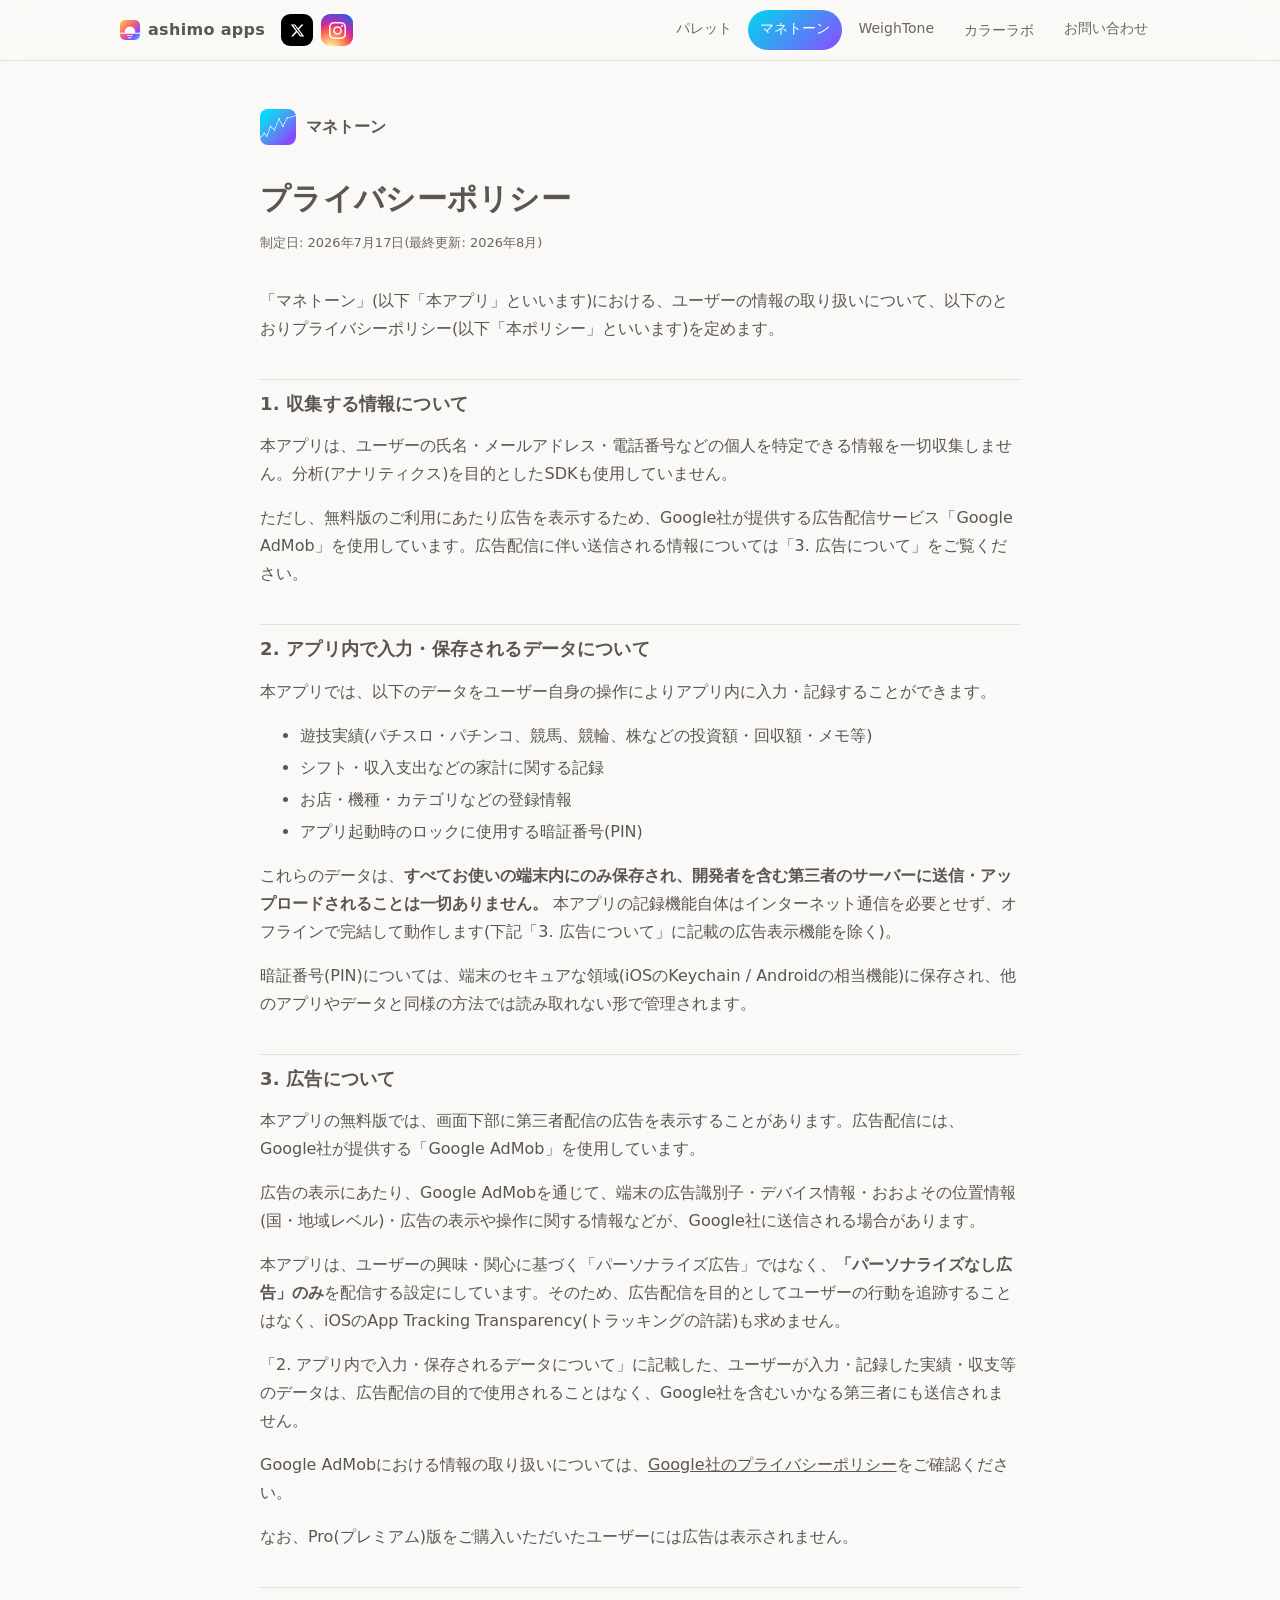
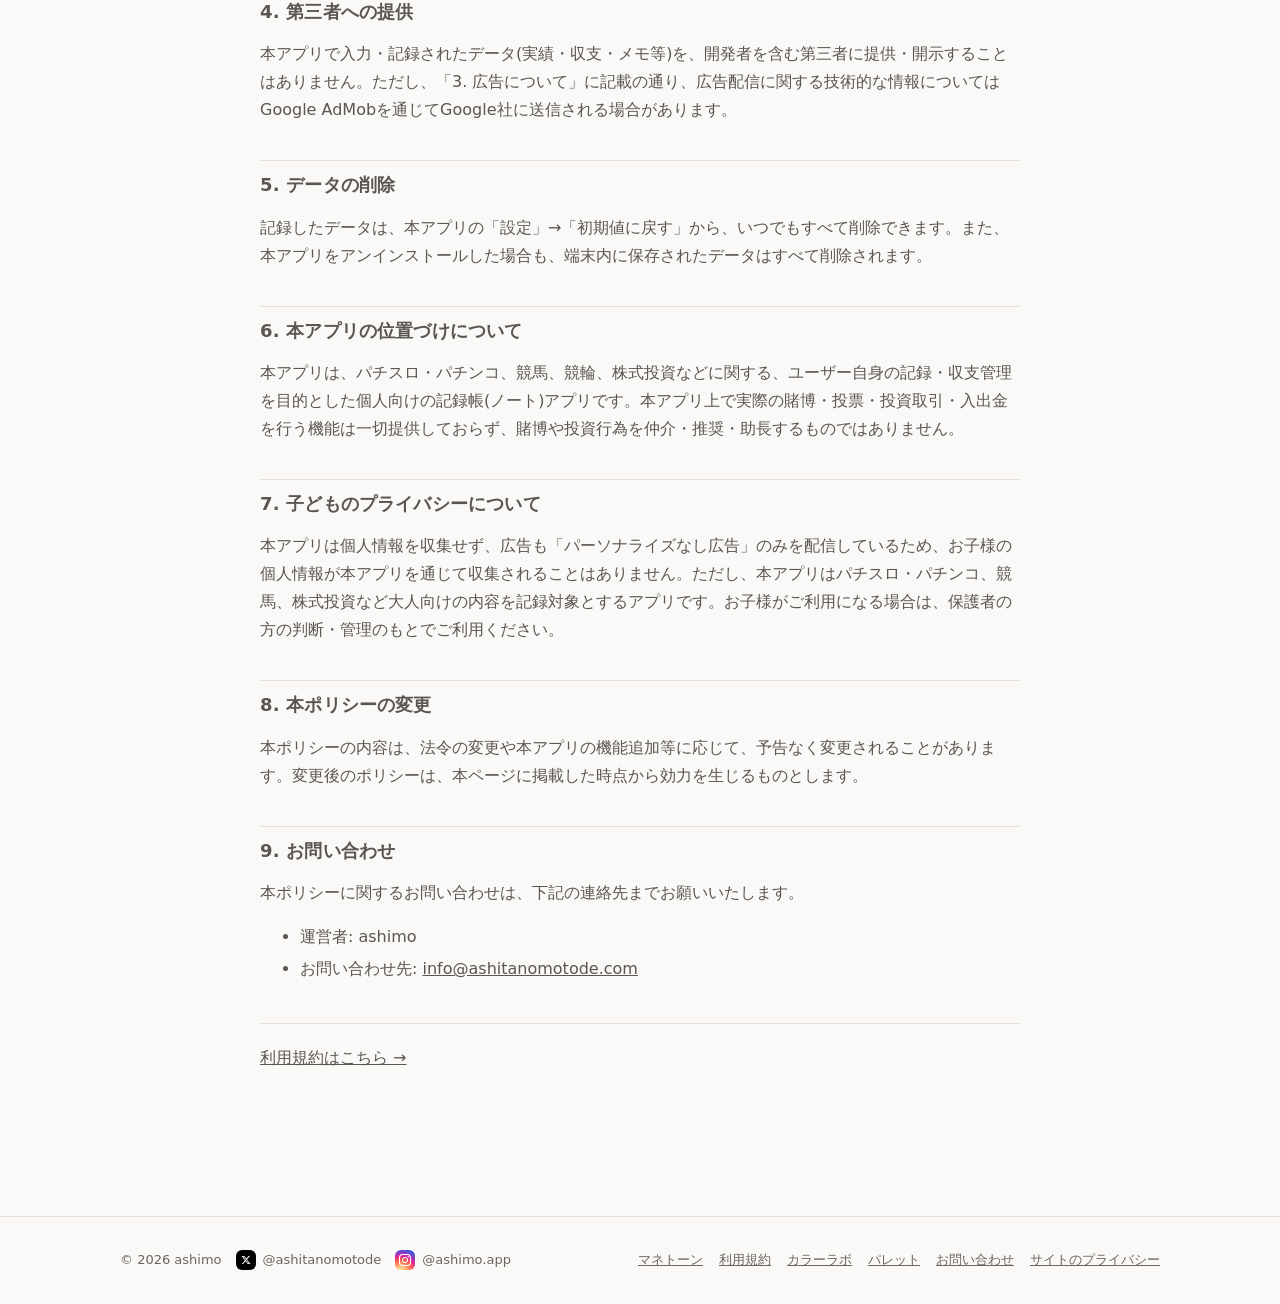
<file: manetone/privacy.html>
<!DOCTYPE html>
<html lang="ja">
<head>
  <meta charset="UTF-8">
  <meta name="viewport" content="width=device-width, initial-scale=1">
  <link rel="icon" href="/favicon.ico" sizes="32x32">
  <link rel="icon" href="/assets/icons/favicon.svg" type="image/svg+xml">
  <link rel="apple-touch-icon" href="/assets/icons/apple-touch-icon.png">
  <link rel="manifest" href="/site.webmanifest">
  <meta name="apple-mobile-web-app-title" content="ashimo apps">
  <meta name="theme-color" media="(prefers-color-scheme: light)" content="#faf9f7">
  <meta name="theme-color" media="(prefers-color-scheme: dark)" content="#151412">
  <title>プライバシーポリシー｜マネトーン</title>
  <link rel="stylesheet" href="../assets/style.css?v=71">
  <link rel="canonical" href="https://ashitanomotode.com/manetone/privacy.html">
  <meta property="og:type" content="website">
  <meta property="og:site_name" content="ashimo apps">
  <meta property="og:locale" content="ja_JP">
  <meta property="og:title" content="プライバシーポリシー｜マネトーン">
  <meta property="og:url" content="https://ashitanomotode.com/manetone/privacy.html">
  <meta property="og:image" content="https://ashitanomotode.com/assets/ogp-manetone.png">
  <meta name="twitter:card" content="summary_large_image">
</head>
<body data-page="manetone">
  <header class="site-header">
    <div class="wrap">
      <a class="logo" href="../index.html"><span class="logo-dot"></span>ashimo apps</a>
      <span class="sns-group">
        <a class="sns-tile sns-tile-x" href="https://x.com/ashitanomotode" rel="me noopener" target="_blank" aria-label="運営者 ashimo のX（@ashitanomotode）"><svg class="sns-icon" viewBox="0 0 24 24" aria-hidden="true"><path d="M18.244 2.25h3.308l-7.227 8.26 8.502 11.24H16.17l-5.214-6.817L4.99 21.75H1.68l7.73-8.835L1.254 2.25H8.08l4.713 6.231zm-1.161 17.52h1.833L7.084 4.126H5.117z"/></svg></a>
        <a class="sns-tile sns-tile-ig" href="https://www.instagram.com/ashimo.app/" rel="me noopener" target="_blank" aria-label="運営者 ashimo のInstagram（@ashimo.app）"><i class="ig-glyph" aria-hidden="true"></i></a>
      </span>
      <nav class="nav">
        <a data-nav="palette" href="../palette.html"><span class="rainbow-label">パレット</span></a>
        <a data-nav="manetone" href="./" aria-current="page">マネトーン</a>
        <a data-nav="weightone" href="../weightone/">WeighTone</a>
        <a data-nav="color" href="../color.html"><span class="rainbow-label">カラーラボ</span></a>
        <a data-nav="contact" href="../contact.html">お問い合わせ</a>
      </nav>
    </div>
  </header>

  <main class="wrap">
    <article class="doc">
      <a class="doc-app" href="./"><img src="../assets/icons/manetone.png" alt="" width="36" height="36">マネトーン</a>
      <h1>プライバシーポリシー</h1>
      <p class="meta">制定日: 2026年7月17日(最終更新: 2026年8月)</p>

      <p>「マネトーン」(以下「本アプリ」といいます)における、ユーザーの情報の取り扱いについて、以下のとおりプライバシーポリシー(以下「本ポリシー」といいます)を定めます。</p>

      <h2>1. 収集する情報について</h2>
      <p>本アプリは、ユーザーの氏名・メールアドレス・電話番号などの個人を特定できる情報を一切収集しません。分析(アナリティクス)を目的としたSDKも使用していません。</p>
      <p>ただし、無料版のご利用にあたり広告を表示するため、Google社が提供する広告配信サービス「Google AdMob」を使用しています。広告配信に伴い送信される情報については「3. 広告について」をご覧ください。</p>

      <h2>2. アプリ内で入力・保存されるデータについて</h2>
      <p>本アプリでは、以下のデータをユーザー自身の操作によりアプリ内に入力・記録することができます。</p>
      <ul>
        <li>遊技実績(パチスロ・パチンコ、競馬、競輪、株などの投資額・回収額・メモ等)</li>
        <li>シフト・収入支出などの家計に関する記録</li>
        <li>お店・機種・カテゴリなどの登録情報</li>
        <li>アプリ起動時のロックに使用する暗証番号(PIN)</li>
      </ul>
      <p>これらのデータは、<strong>すべてお使いの端末内にのみ保存され、開発者を含む第三者のサーバーに送信・アップロードされることは一切ありません。</strong> 本アプリの記録機能自体はインターネット通信を必要とせず、オフラインで完結して動作します(下記「3. 広告について」に記載の広告表示機能を除く)。</p>
      <p>暗証番号(PIN)については、端末のセキュアな領域(iOSのKeychain / Androidの相当機能)に保存され、他のアプリやデータと同様の方法では読み取れない形で管理されます。</p>

      <h2>3. 広告について</h2>
      <p>本アプリの無料版では、画面下部に第三者配信の広告を表示することがあります。広告配信には、Google社が提供する「Google AdMob」を使用しています。</p>
      <p>広告の表示にあたり、Google AdMobを通じて、端末の広告識別子・デバイス情報・おおよその位置情報(国・地域レベル)・広告の表示や操作に関する情報などが、Google社に送信される場合があります。</p>
      <p>本アプリは、ユーザーの興味・関心に基づく「パーソナライズ広告」ではなく、<strong>「パーソナライズなし広告」のみ</strong>を配信する設定にしています。そのため、広告配信を目的としてユーザーの行動を追跡することはなく、iOSのApp Tracking Transparency(トラッキングの許諾)も求めません。</p>
      <p>「2. アプリ内で入力・保存されるデータについて」に記載した、ユーザーが入力・記録した実績・収支等のデータは、広告配信の目的で使用されることはなく、Google社を含むいかなる第三者にも送信されません。</p>
      <p>Google AdMobにおける情報の取り扱いについては、<a href="https://policies.google.com/privacy" rel="noopener">Google社のプライバシーポリシー</a>をご確認ください。</p>
      <p>なお、Pro(プレミアム)版をご購入いただいたユーザーには広告は表示されません。</p>

      <h2>4. 第三者への提供</h2>
      <p>本アプリで入力・記録されたデータ(実績・収支・メモ等)を、開発者を含む第三者に提供・開示することはありません。ただし、「3. 広告について」に記載の通り、広告配信に関する技術的な情報についてはGoogle AdMobを通じてGoogle社に送信される場合があります。</p>

      <h2>5. データの削除</h2>
      <p>記録したデータは、本アプリの「設定」→「初期値に戻す」から、いつでもすべて削除できます。また、本アプリをアンインストールした場合も、端末内に保存されたデータはすべて削除されます。</p>

      <h2>6. 本アプリの位置づけについて</h2>
      <p>本アプリは、パチスロ・パチンコ、競馬、競輪、株式投資などに関する、ユーザー自身の記録・収支管理を目的とした個人向けの記録帳(ノート)アプリです。本アプリ上で実際の賭博・投票・投資取引・入出金を行う機能は一切提供しておらず、賭博や投資行為を仲介・推奨・助長するものではありません。</p>

      <h2>7. 子どものプライバシーについて</h2>
      <p>本アプリは個人情報を収集せず、広告も「パーソナライズなし広告」のみを配信しているため、お子様の個人情報が本アプリを通じて収集されることはありません。ただし、本アプリはパチスロ・パチンコ、競馬、株式投資など大人向けの内容を記録対象とするアプリです。お子様がご利用になる場合は、保護者の方の判断・管理のもとでご利用ください。</p>

      <h2>8. 本ポリシーの変更</h2>
      <p>本ポリシーの内容は、法令の変更や本アプリの機能追加等に応じて、予告なく変更されることがあります。変更後のポリシーは、本ページに掲載した時点から効力を生じるものとします。</p>

      <h2>9. お問い合わせ</h2>
      <p>本ポリシーに関するお問い合わせは、下記の連絡先までお願いいたします。</p>
      <ul>
        <li>運営者: ashimo</li>
        <li>お問い合わせ先: <a href="mailto:info@ashitanomotode.com">info@ashitanomotode.com</a></li>
      </ul>

      <p class="crosslink"><a href="terms.html">利用規約はこちら →</a></p>
    </article>
  </main>

  <footer class="site-footer">
    <div class="wrap">
      <span class="foot-brand">© 2026 ashimo<a class="sns-link" href="https://x.com/ashitanomotode" rel="me noopener" target="_blank" aria-label="X（旧Twitter）@ashitanomotode"><span class="sns-tile sns-tile-x sns-tile-sm"><svg class="sns-icon" viewBox="0 0 24 24" aria-hidden="true"><path d="M18.244 2.25h3.308l-7.227 8.26 8.502 11.24H16.17l-5.214-6.817L4.99 21.75H1.68l7.73-8.835L1.254 2.25H8.08l4.713 6.231zm-1.161 17.52h1.833L7.084 4.126H5.117z"/></svg></span><span>@ashitanomotode</span></a><a class="sns-link" href="https://www.instagram.com/ashimo.app/" rel="me noopener" target="_blank" aria-label="Instagram @ashimo.app"><span class="sns-tile sns-tile-ig sns-tile-sm"><i class="ig-glyph" aria-hidden="true"></i></span><span>@ashimo.app</span></a></span>
      <nav>
        <a href="./">マネトーン</a>
        <a href="terms.html">利用規約</a>
        <a href="../color.html">カラーラボ</a>
        <a href="../palette.html">パレット</a>
        <a href="../contact.html">お問い合わせ</a>
        <a href="../privacy.html">サイトのプライバシー</a>
      </nav>
    </div>
  </footer>
</body>
</html>
</file>
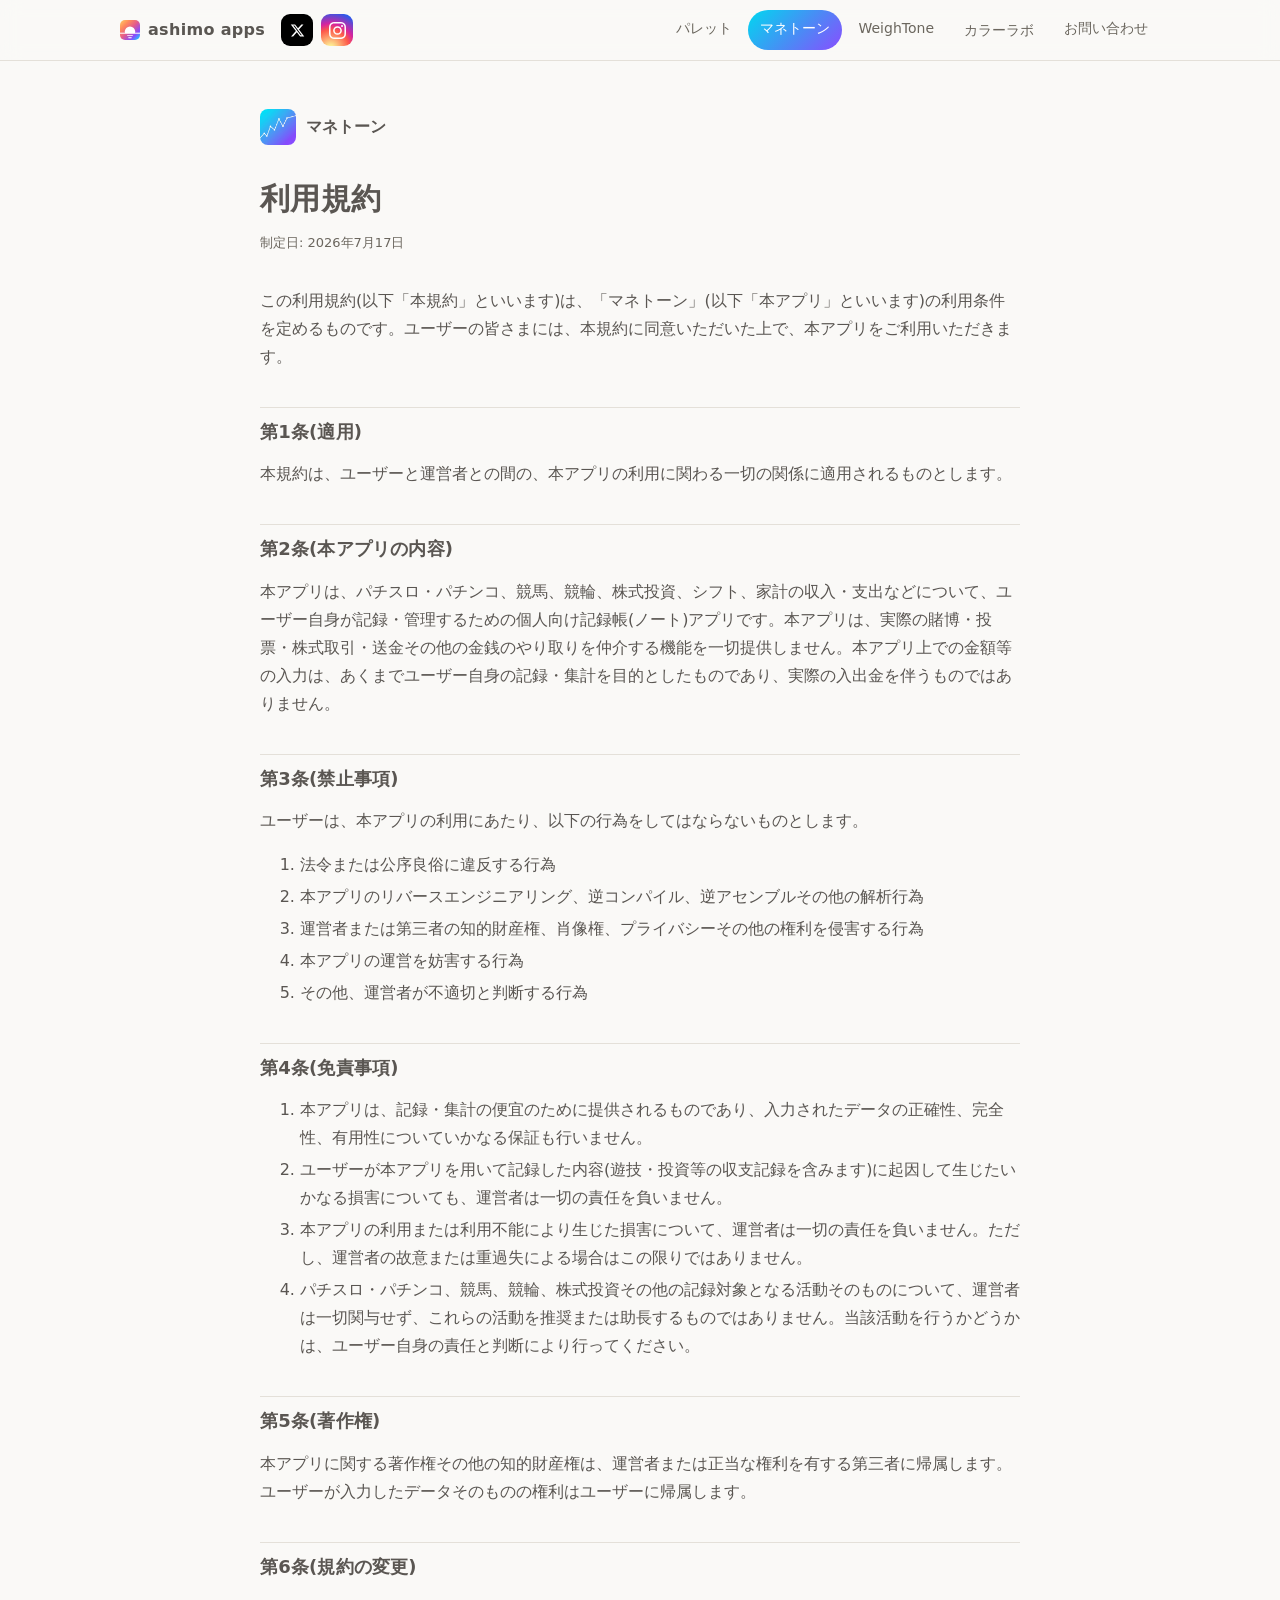
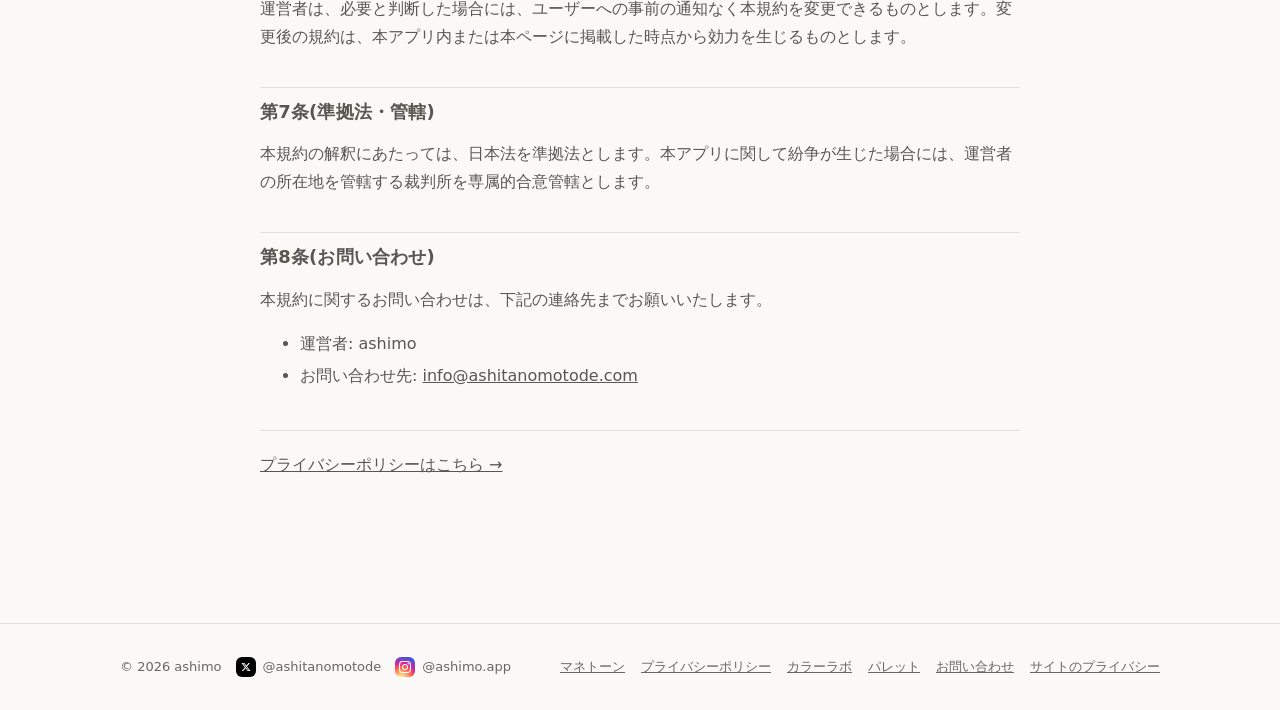
<file: manetone/terms.html>
<!DOCTYPE html>
<html lang="ja">
<head>
  <meta charset="UTF-8">
  <meta name="viewport" content="width=device-width, initial-scale=1">
  <link rel="icon" href="/favicon.ico" sizes="32x32">
  <link rel="icon" href="/assets/icons/favicon.svg" type="image/svg+xml">
  <link rel="apple-touch-icon" href="/assets/icons/apple-touch-icon.png">
  <link rel="manifest" href="/site.webmanifest">
  <meta name="apple-mobile-web-app-title" content="ashimo apps">
  <meta name="theme-color" media="(prefers-color-scheme: light)" content="#faf9f7">
  <meta name="theme-color" media="(prefers-color-scheme: dark)" content="#151412">
  <title>利用規約｜マネトーン</title>
  <link rel="stylesheet" href="../assets/style.css?v=71">
  <link rel="canonical" href="https://ashitanomotode.com/manetone/terms.html">
  <meta property="og:type" content="website">
  <meta property="og:site_name" content="ashimo apps">
  <meta property="og:locale" content="ja_JP">
  <meta property="og:title" content="利用規約｜マネトーン">
  <meta property="og:url" content="https://ashitanomotode.com/manetone/terms.html">
  <meta property="og:image" content="https://ashitanomotode.com/assets/ogp-manetone.png">
  <meta name="twitter:card" content="summary_large_image">
</head>
<body data-page="manetone">
  <header class="site-header">
    <div class="wrap">
      <a class="logo" href="../index.html"><span class="logo-dot"></span>ashimo apps</a>
      <span class="sns-group">
        <a class="sns-tile sns-tile-x" href="https://x.com/ashitanomotode" rel="me noopener" target="_blank" aria-label="運営者 ashimo のX（@ashitanomotode）"><svg class="sns-icon" viewBox="0 0 24 24" aria-hidden="true"><path d="M18.244 2.25h3.308l-7.227 8.26 8.502 11.24H16.17l-5.214-6.817L4.99 21.75H1.68l7.73-8.835L1.254 2.25H8.08l4.713 6.231zm-1.161 17.52h1.833L7.084 4.126H5.117z"/></svg></a>
        <a class="sns-tile sns-tile-ig" href="https://www.instagram.com/ashimo.app/" rel="me noopener" target="_blank" aria-label="運営者 ashimo のInstagram（@ashimo.app）"><i class="ig-glyph" aria-hidden="true"></i></a>
      </span>
      <nav class="nav">
        <a data-nav="palette" href="../palette.html"><span class="rainbow-label">パレット</span></a>
        <a data-nav="manetone" href="./" aria-current="page">マネトーン</a>
        <a data-nav="weightone" href="../weightone/">WeighTone</a>
        <a data-nav="color" href="../color.html"><span class="rainbow-label">カラーラボ</span></a>
        <a data-nav="contact" href="../contact.html">お問い合わせ</a>
      </nav>
    </div>
  </header>

  <main class="wrap">
    <article class="doc">
      <a class="doc-app" href="./"><img src="../assets/icons/manetone.png" alt="" width="36" height="36">マネトーン</a>
      <h1>利用規約</h1>
      <p class="meta">制定日: 2026年7月17日</p>

      <p>この利用規約(以下「本規約」といいます)は、「マネトーン」(以下「本アプリ」といいます)の利用条件を定めるものです。ユーザーの皆さまには、本規約に同意いただいた上で、本アプリをご利用いただきます。</p>

      <h2>第1条(適用)</h2>
      <p>本規約は、ユーザーと運営者との間の、本アプリの利用に関わる一切の関係に適用されるものとします。</p>

      <h2>第2条(本アプリの内容)</h2>
      <p>本アプリは、パチスロ・パチンコ、競馬、競輪、株式投資、シフト、家計の収入・支出などについて、ユーザー自身が記録・管理するための個人向け記録帳(ノート)アプリです。本アプリは、実際の賭博・投票・株式取引・送金その他の金銭のやり取りを仲介する機能を一切提供しません。本アプリ上での金額等の入力は、あくまでユーザー自身の記録・集計を目的としたものであり、実際の入出金を伴うものではありません。</p>

      <h2>第3条(禁止事項)</h2>
      <p>ユーザーは、本アプリの利用にあたり、以下の行為をしてはならないものとします。</p>
      <ol>
        <li>法令または公序良俗に違反する行為</li>
        <li>本アプリのリバースエンジニアリング、逆コンパイル、逆アセンブルその他の解析行為</li>
        <li>運営者または第三者の知的財産権、肖像権、プライバシーその他の権利を侵害する行為</li>
        <li>本アプリの運営を妨害する行為</li>
        <li>その他、運営者が不適切と判断する行為</li>
      </ol>

      <h2>第4条(免責事項)</h2>
      <ol>
        <li>本アプリは、記録・集計の便宜のために提供されるものであり、入力されたデータの正確性、完全性、有用性についていかなる保証も行いません。</li>
        <li>ユーザーが本アプリを用いて記録した内容(遊技・投資等の収支記録を含みます)に起因して生じたいかなる損害についても、運営者は一切の責任を負いません。</li>
        <li>本アプリの利用または利用不能により生じた損害について、運営者は一切の責任を負いません。ただし、運営者の故意または重過失による場合はこの限りではありません。</li>
        <li>パチスロ・パチンコ、競馬、競輪、株式投資その他の記録対象となる活動そのものについて、運営者は一切関与せず、これらの活動を推奨または助長するものではありません。当該活動を行うかどうかは、ユーザー自身の責任と判断により行ってください。</li>
      </ol>

      <h2>第5条(著作権)</h2>
      <p>本アプリに関する著作権その他の知的財産権は、運営者または正当な権利を有する第三者に帰属します。ユーザーが入力したデータそのものの権利はユーザーに帰属します。</p>

      <h2>第6条(規約の変更)</h2>
      <p>運営者は、必要と判断した場合には、ユーザーへの事前の通知なく本規約を変更できるものとします。変更後の規約は、本アプリ内または本ページに掲載した時点から効力を生じるものとします。</p>

      <h2>第7条(準拠法・管轄)</h2>
      <p>本規約の解釈にあたっては、日本法を準拠法とします。本アプリに関して紛争が生じた場合には、運営者の所在地を管轄する裁判所を専属的合意管轄とします。</p>

      <h2>第8条(お問い合わせ)</h2>
      <p>本規約に関するお問い合わせは、下記の連絡先までお願いいたします。</p>
      <ul>
        <li>運営者: ashimo</li>
        <li>お問い合わせ先: <a href="mailto:info@ashitanomotode.com">info@ashitanomotode.com</a></li>
      </ul>

      <p class="crosslink"><a href="privacy.html">プライバシーポリシーはこちら →</a></p>
    </article>
  </main>

  <footer class="site-footer">
    <div class="wrap">
      <span class="foot-brand">© 2026 ashimo<a class="sns-link" href="https://x.com/ashitanomotode" rel="me noopener" target="_blank" aria-label="X（旧Twitter）@ashitanomotode"><span class="sns-tile sns-tile-x sns-tile-sm"><svg class="sns-icon" viewBox="0 0 24 24" aria-hidden="true"><path d="M18.244 2.25h3.308l-7.227 8.26 8.502 11.24H16.17l-5.214-6.817L4.99 21.75H1.68l7.73-8.835L1.254 2.25H8.08l4.713 6.231zm-1.161 17.52h1.833L7.084 4.126H5.117z"/></svg></span><span>@ashitanomotode</span></a><a class="sns-link" href="https://www.instagram.com/ashimo.app/" rel="me noopener" target="_blank" aria-label="Instagram @ashimo.app"><span class="sns-tile sns-tile-ig sns-tile-sm"><i class="ig-glyph" aria-hidden="true"></i></span><span>@ashimo.app</span></a></span>
      <nav>
        <a href="./">マネトーン</a>
        <a href="privacy.html">プライバシーポリシー</a>
        <a href="../color.html">カラーラボ</a>
        <a href="../palette.html">パレット</a>
        <a href="../contact.html">お問い合わせ</a>
        <a href="../privacy.html">サイトのプライバシー</a>
      </nav>
    </div>
  </footer>
</body>
</html>
</file>
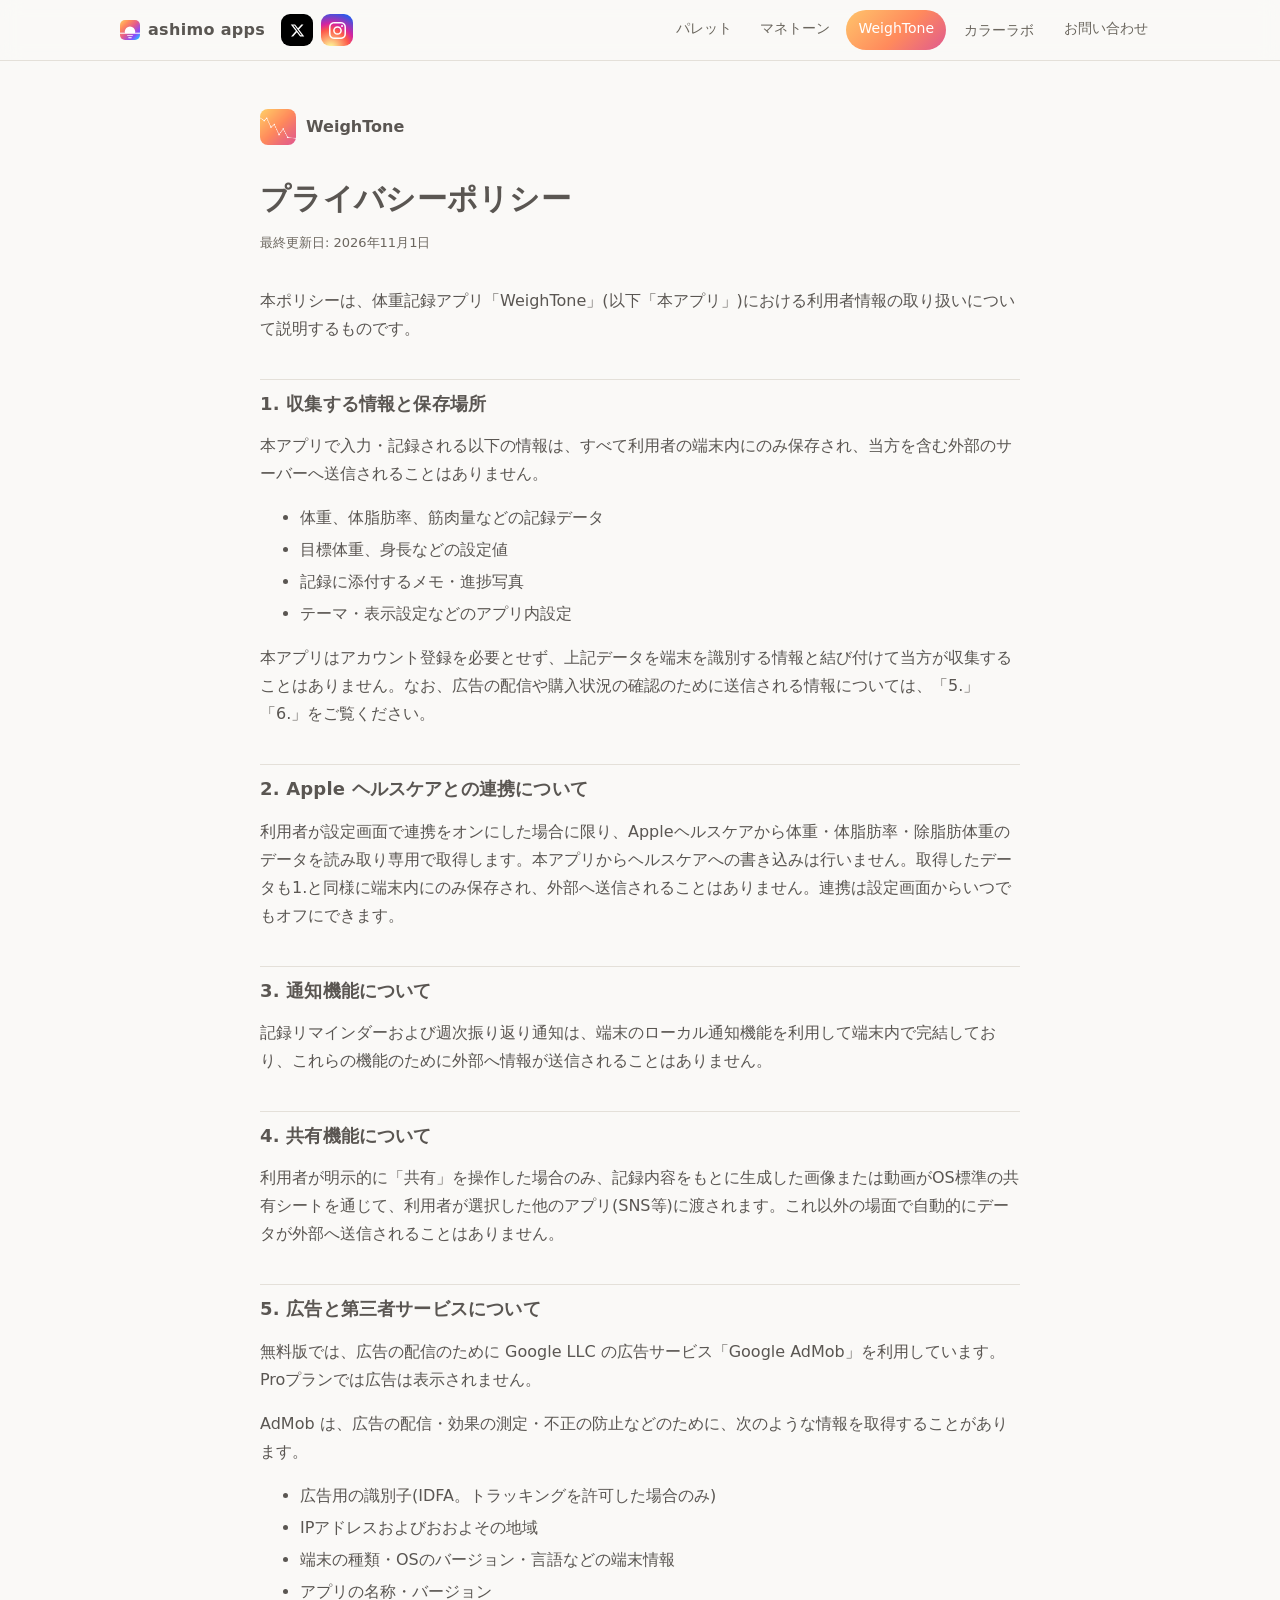
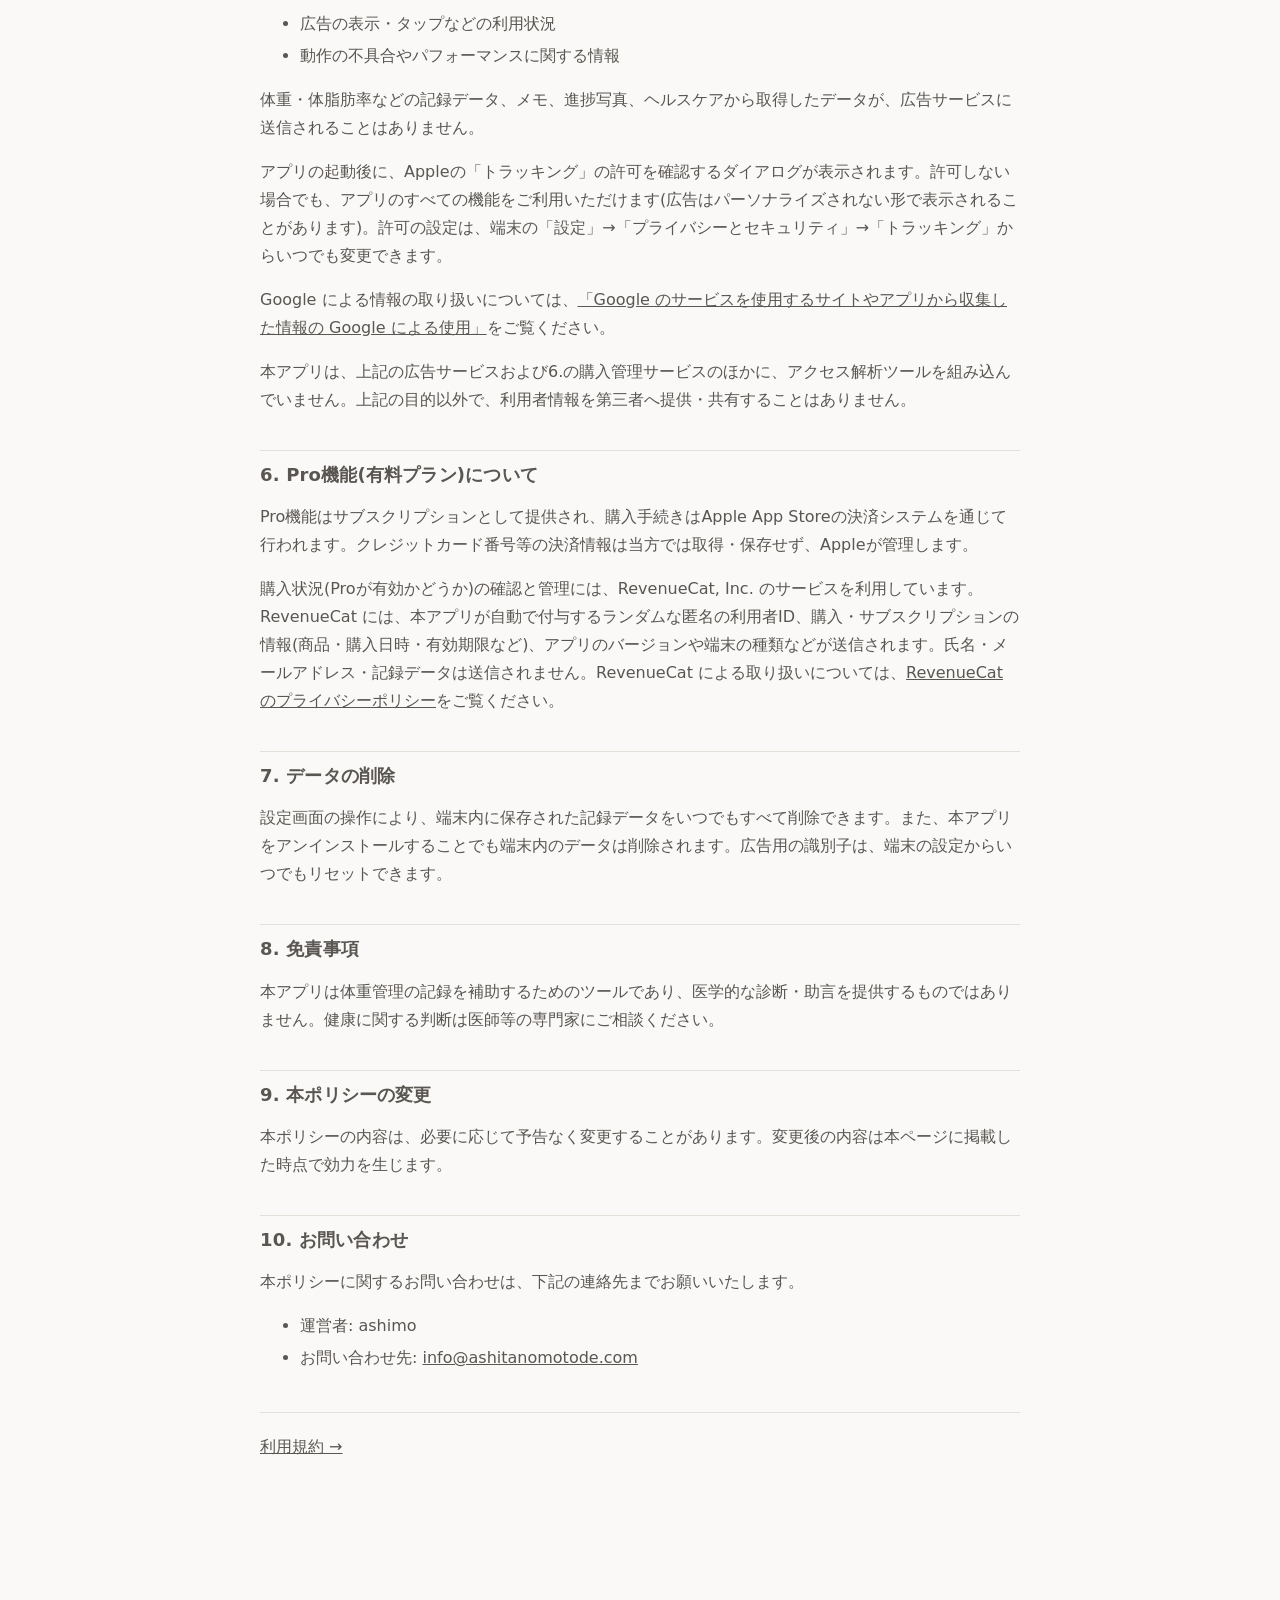
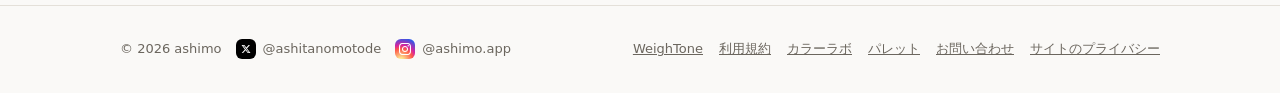
<file: weightone/privacy.html>
<!DOCTYPE html>
<html lang="ja">
<head>
  <meta charset="UTF-8">
  <meta name="viewport" content="width=device-width, initial-scale=1">
  <link rel="icon" href="/favicon.ico" sizes="32x32">
  <link rel="icon" href="/assets/icons/favicon.svg" type="image/svg+xml">
  <link rel="apple-touch-icon" href="/assets/icons/apple-touch-icon.png">
  <link rel="manifest" href="/site.webmanifest">
  <meta name="apple-mobile-web-app-title" content="ashimo apps">
  <meta name="theme-color" media="(prefers-color-scheme: light)" content="#faf9f7">
  <meta name="theme-color" media="(prefers-color-scheme: dark)" content="#151412">
  <title>プライバシーポリシー｜WeighTone</title>
  <link rel="stylesheet" href="../assets/style.css?v=71">
  <link rel="canonical" href="https://ashitanomotode.com/weightone/privacy.html">
  <meta property="og:type" content="website">
  <meta property="og:site_name" content="ashimo apps">
  <meta property="og:locale" content="ja_JP">
  <meta property="og:title" content="プライバシーポリシー｜WeighTone">
  <meta property="og:url" content="https://ashitanomotode.com/weightone/privacy.html">
  <meta property="og:image" content="https://ashitanomotode.com/assets/ogp-weightone.png">
  <meta name="twitter:card" content="summary_large_image">
</head>
<body data-page="weightone">
  <header class="site-header">
    <div class="wrap">
      <a class="logo" href="../index.html"><span class="logo-dot"></span>ashimo apps</a>
      <span class="sns-group">
        <a class="sns-tile sns-tile-x" href="https://x.com/ashitanomotode" rel="me noopener" target="_blank" aria-label="運営者 ashimo のX（@ashitanomotode）"><svg class="sns-icon" viewBox="0 0 24 24" aria-hidden="true"><path d="M18.244 2.25h3.308l-7.227 8.26 8.502 11.24H16.17l-5.214-6.817L4.99 21.75H1.68l7.73-8.835L1.254 2.25H8.08l4.713 6.231zm-1.161 17.52h1.833L7.084 4.126H5.117z"/></svg></a>
        <a class="sns-tile sns-tile-ig" href="https://www.instagram.com/ashimo.app/" rel="me noopener" target="_blank" aria-label="運営者 ashimo のInstagram（@ashimo.app）"><i class="ig-glyph" aria-hidden="true"></i></a>
      </span>
      <nav class="nav">
        <a data-nav="palette" href="../palette.html"><span class="rainbow-label">パレット</span></a>
        <a data-nav="manetone" href="../manetone/">マネトーン</a>
        <a data-nav="weightone" href="./" aria-current="page">WeighTone</a>
        <a data-nav="color" href="../color.html"><span class="rainbow-label">カラーラボ</span></a>
        <a data-nav="contact" href="../contact.html">お問い合わせ</a>
      </nav>
    </div>
  </header>

  <main class="wrap">
    <article class="doc">
      <a class="doc-app" href="./"><img src="../assets/icons/weightone.png" alt="" width="36" height="36">WeighTone</a>
      <h1>プライバシーポリシー</h1>
      <p class="meta">最終更新日: 2026年11月1日</p>

      <p>本ポリシーは、体重記録アプリ「WeighTone」(以下「本アプリ」)における利用者情報の取り扱いについて説明するものです。</p>

      <h2>1. 収集する情報と保存場所</h2>
      <p>本アプリで入力・記録される以下の情報は、すべて利用者の端末内にのみ保存され、当方を含む外部のサーバーへ送信されることはありません。</p>
      <ul>
        <li>体重、体脂肪率、筋肉量などの記録データ</li>
        <li>目標体重、身長などの設定値</li>
        <li>記録に添付するメモ・進捗写真</li>
        <li>テーマ・表示設定などのアプリ内設定</li>
      </ul>
      <p>本アプリはアカウント登録を必要とせず、上記データを端末を識別する情報と結び付けて当方が収集することはありません。なお、広告の配信や購入状況の確認のために送信される情報については、「5.」「6.」をご覧ください。</p>

      <h2>2. Apple ヘルスケアとの連携について</h2>
      <p>利用者が設定画面で連携をオンにした場合に限り、Appleヘルスケアから体重・体脂肪率・除脂肪体重のデータを読み取り専用で取得します。本アプリからヘルスケアへの書き込みは行いません。取得したデータも1.と同様に端末内にのみ保存され、外部へ送信されることはありません。連携は設定画面からいつでもオフにできます。</p>

      <h2>3. 通知機能について</h2>
      <p>記録リマインダーおよび週次振り返り通知は、端末のローカル通知機能を利用して端末内で完結しており、これらの機能のために外部へ情報が送信されることはありません。</p>

      <h2>4. 共有機能について</h2>
      <p>利用者が明示的に「共有」を操作した場合のみ、記録内容をもとに生成した画像または動画がOS標準の共有シートを通じて、利用者が選択した他のアプリ(SNS等)に渡されます。これ以外の場面で自動的にデータが外部へ送信されることはありません。</p>

      <h2>5. 広告と第三者サービスについて</h2>
      <p>無料版では、広告の配信のために Google LLC の広告サービス「Google AdMob」を利用しています。Proプランでは広告は表示されません。</p>
      <p>AdMob は、広告の配信・効果の測定・不正の防止などのために、次のような情報を取得することがあります。</p>
      <ul>
        <li>広告用の識別子(IDFA。トラッキングを許可した場合のみ)</li>
        <li>IPアドレスおよびおおよその地域</li>
        <li>端末の種類・OSのバージョン・言語などの端末情報</li>
        <li>アプリの名称・バージョン</li>
        <li>広告の表示・タップなどの利用状況</li>
        <li>動作の不具合やパフォーマンスに関する情報</li>
      </ul>
      <p>体重・体脂肪率などの記録データ、メモ、進捗写真、ヘルスケアから取得したデータが、広告サービスに送信されることはありません。</p>
      <p>アプリの起動後に、Appleの「トラッキング」の許可を確認するダイアログが表示されます。許可しない場合でも、アプリのすべての機能をご利用いただけます(広告はパーソナライズされない形で表示されることがあります)。許可の設定は、端末の「設定」→「プライバシーとセキュリティ」→「トラッキング」からいつでも変更できます。</p>
      <p>Google による情報の取り扱いについては、<a href="https://policies.google.com/technologies/partner-sites" target="_blank" rel="noopener">「Google のサービスを使用するサイトやアプリから収集した情報の Google による使用」</a>をご覧ください。</p>
      <p>本アプリは、上記の広告サービスおよび6.の購入管理サービスのほかに、アクセス解析ツールを組み込んでいません。上記の目的以外で、利用者情報を第三者へ提供・共有することはありません。</p>

      <h2>6. Pro機能(有料プラン)について</h2>
      <p>Pro機能はサブスクリプションとして提供され、購入手続きはApple App Storeの決済システムを通じて行われます。クレジットカード番号等の決済情報は当方では取得・保存せず、Appleが管理します。</p>
      <p>購入状況(Proが有効かどうか)の確認と管理には、RevenueCat, Inc. のサービスを利用しています。RevenueCat には、本アプリが自動で付与するランダムな匿名の利用者ID、購入・サブスクリプションの情報(商品・購入日時・有効期限など)、アプリのバージョンや端末の種類などが送信されます。氏名・メールアドレス・記録データは送信されません。RevenueCat による取り扱いについては、<a href="https://www.revenuecat.com/privacy" target="_blank" rel="noopener">RevenueCat のプライバシーポリシー</a>をご覧ください。</p>

      <h2>7. データの削除</h2>
      <p>設定画面の操作により、端末内に保存された記録データをいつでもすべて削除できます。また、本アプリをアンインストールすることでも端末内のデータは削除されます。広告用の識別子は、端末の設定からいつでもリセットできます。</p>

      <h2>8. 免責事項</h2>
      <p>本アプリは体重管理の記録を補助するためのツールであり、医学的な診断・助言を提供するものではありません。健康に関する判断は医師等の専門家にご相談ください。</p>

      <h2>9. 本ポリシーの変更</h2>
      <p>本ポリシーの内容は、必要に応じて予告なく変更することがあります。変更後の内容は本ページに掲載した時点で効力を生じます。</p>

      <h2>10. お問い合わせ</h2>
      <p>本ポリシーに関するお問い合わせは、下記の連絡先までお願いいたします。</p>
      <ul>
        <li>運営者: ashimo</li>
        <li>お問い合わせ先: <a href="mailto:info@ashitanomotode.com">info@ashitanomotode.com</a></li>
      </ul>

      <p class="crosslink"><a href="terms.html">利用規約 →</a></p>
    </article>
  </main>

  <footer class="site-footer">
    <div class="wrap">
      <span class="foot-brand">© 2026 ashimo<a class="sns-link" href="https://x.com/ashitanomotode" rel="me noopener" target="_blank" aria-label="X（旧Twitter）@ashitanomotode"><span class="sns-tile sns-tile-x sns-tile-sm"><svg class="sns-icon" viewBox="0 0 24 24" aria-hidden="true"><path d="M18.244 2.25h3.308l-7.227 8.26 8.502 11.24H16.17l-5.214-6.817L4.99 21.75H1.68l7.73-8.835L1.254 2.25H8.08l4.713 6.231zm-1.161 17.52h1.833L7.084 4.126H5.117z"/></svg></span><span>@ashitanomotode</span></a><a class="sns-link" href="https://www.instagram.com/ashimo.app/" rel="me noopener" target="_blank" aria-label="Instagram @ashimo.app"><span class="sns-tile sns-tile-ig sns-tile-sm"><i class="ig-glyph" aria-hidden="true"></i></span><span>@ashimo.app</span></a></span>
      <nav>
        <a href="./">WeighTone</a>
        <a href="terms.html">利用規約</a>
        <a href="../color.html">カラーラボ</a>
        <a href="../palette.html">パレット</a>
        <a href="../contact.html">お問い合わせ</a>
        <a href="../privacy.html">サイトのプライバシー</a>
      </nav>
    </div>
  </footer>
</body>
</html>
</file>
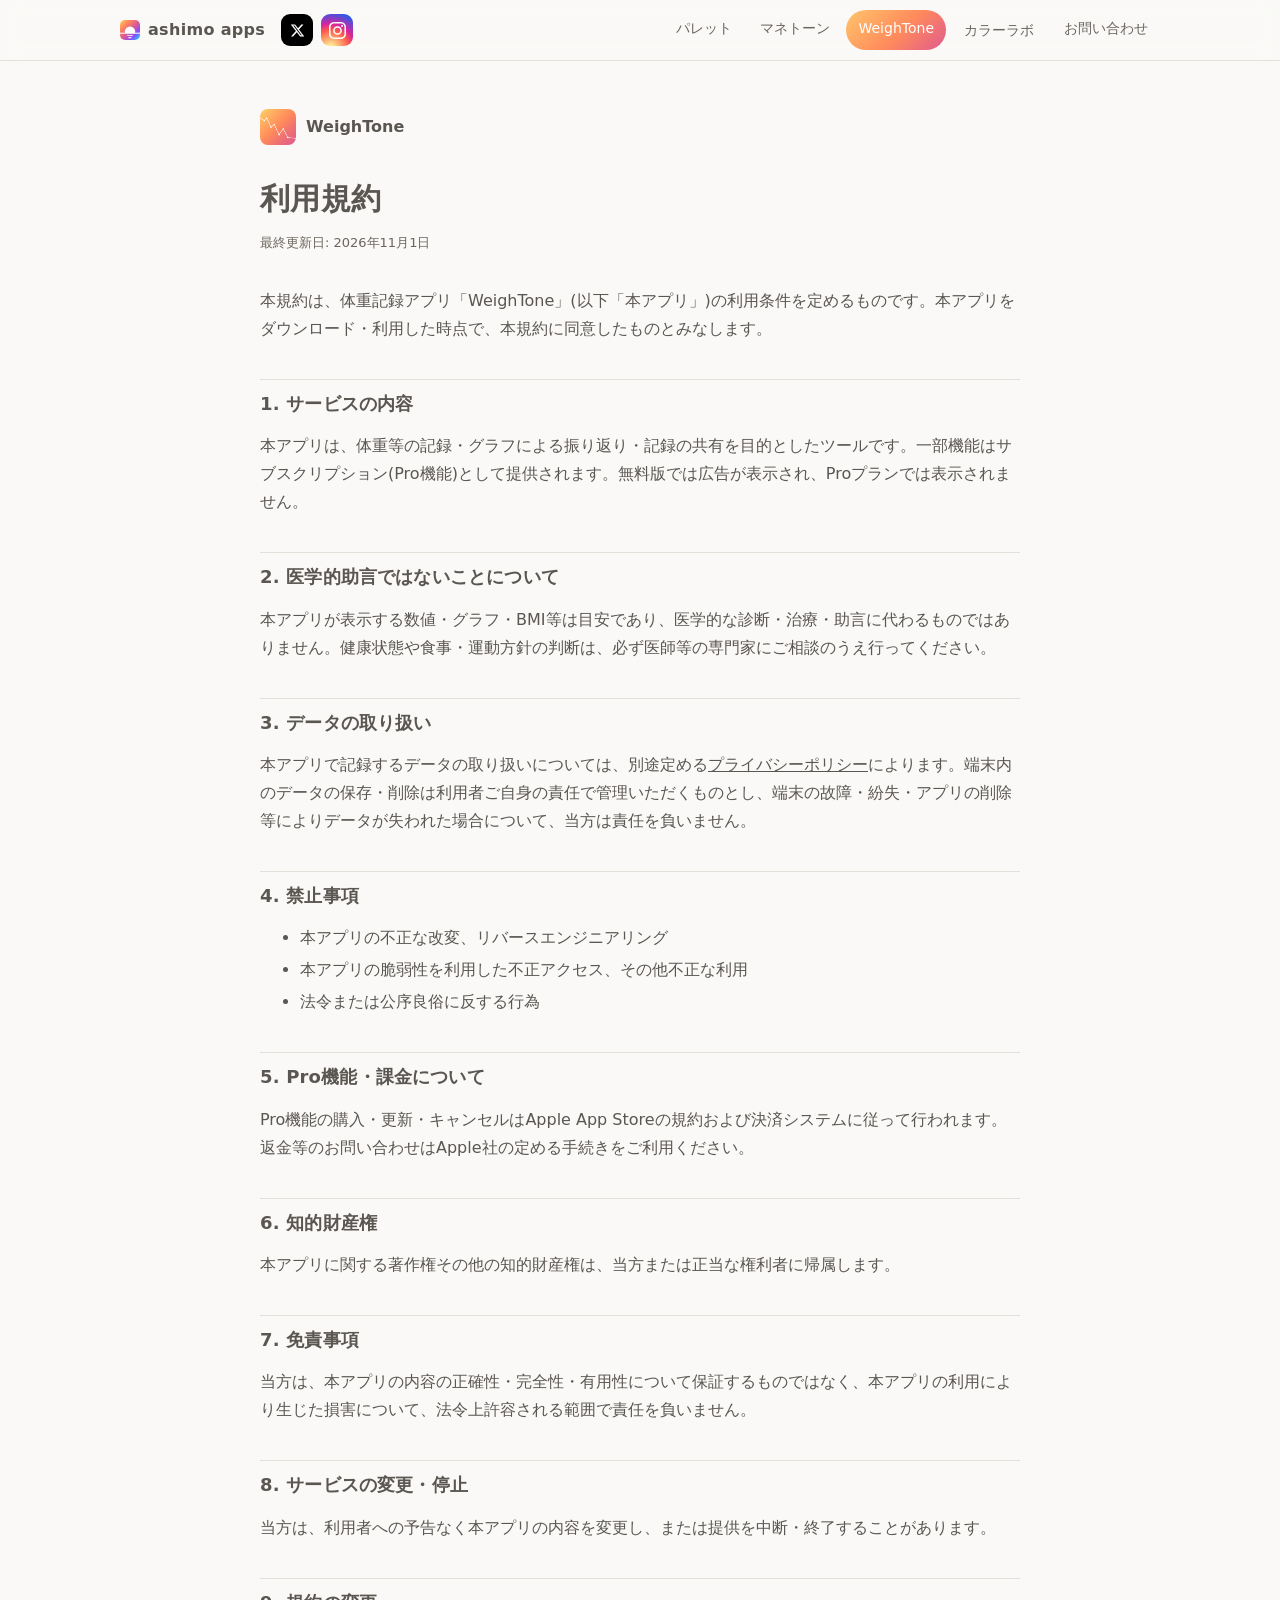
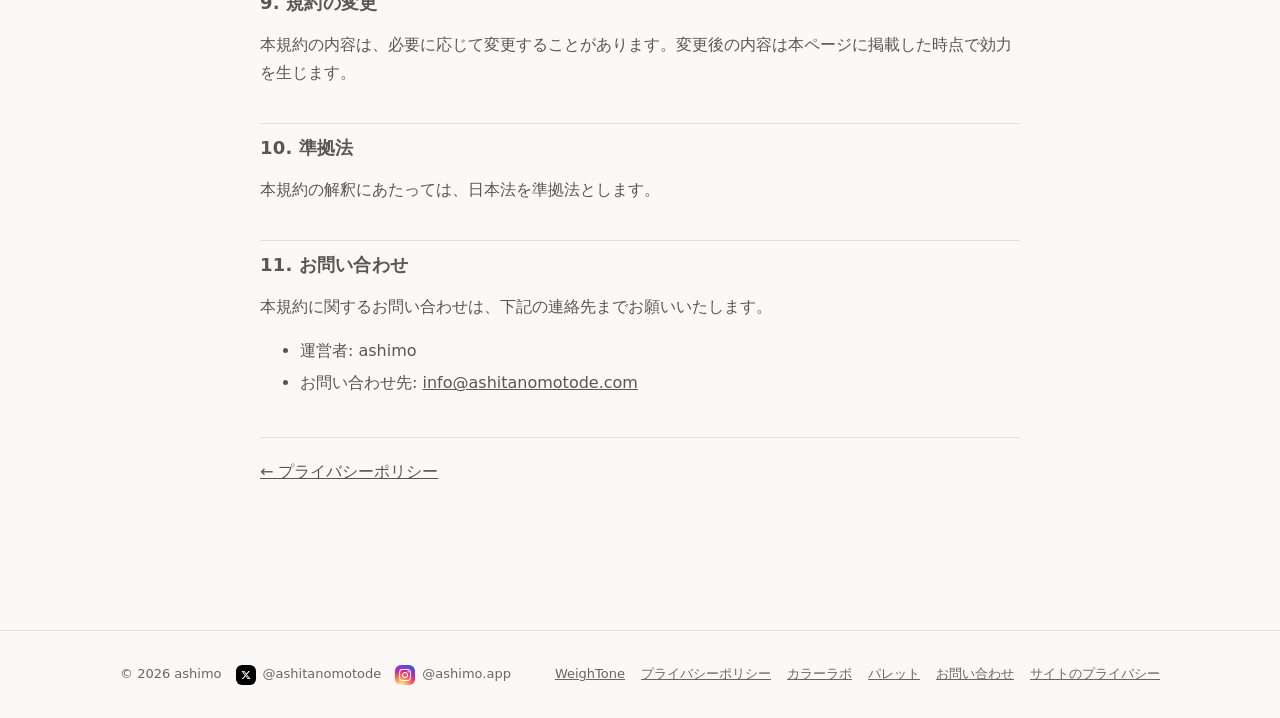
<file: weightone/terms.html>
<!DOCTYPE html>
<html lang="ja">
<head>
  <meta charset="UTF-8">
  <meta name="viewport" content="width=device-width, initial-scale=1">
  <link rel="icon" href="/favicon.ico" sizes="32x32">
  <link rel="icon" href="/assets/icons/favicon.svg" type="image/svg+xml">
  <link rel="apple-touch-icon" href="/assets/icons/apple-touch-icon.png">
  <link rel="manifest" href="/site.webmanifest">
  <meta name="apple-mobile-web-app-title" content="ashimo apps">
  <meta name="theme-color" media="(prefers-color-scheme: light)" content="#faf9f7">
  <meta name="theme-color" media="(prefers-color-scheme: dark)" content="#151412">
  <title>利用規約｜WeighTone</title>
  <link rel="stylesheet" href="../assets/style.css?v=71">
  <link rel="canonical" href="https://ashitanomotode.com/weightone/terms.html">
  <meta property="og:type" content="website">
  <meta property="og:site_name" content="ashimo apps">
  <meta property="og:locale" content="ja_JP">
  <meta property="og:title" content="利用規約｜WeighTone">
  <meta property="og:url" content="https://ashitanomotode.com/weightone/terms.html">
  <meta property="og:image" content="https://ashitanomotode.com/assets/ogp-weightone.png">
  <meta name="twitter:card" content="summary_large_image">
</head>
<body data-page="weightone">
  <header class="site-header">
    <div class="wrap">
      <a class="logo" href="../index.html"><span class="logo-dot"></span>ashimo apps</a>
      <span class="sns-group">
        <a class="sns-tile sns-tile-x" href="https://x.com/ashitanomotode" rel="me noopener" target="_blank" aria-label="運営者 ashimo のX（@ashitanomotode）"><svg class="sns-icon" viewBox="0 0 24 24" aria-hidden="true"><path d="M18.244 2.25h3.308l-7.227 8.26 8.502 11.24H16.17l-5.214-6.817L4.99 21.75H1.68l7.73-8.835L1.254 2.25H8.08l4.713 6.231zm-1.161 17.52h1.833L7.084 4.126H5.117z"/></svg></a>
        <a class="sns-tile sns-tile-ig" href="https://www.instagram.com/ashimo.app/" rel="me noopener" target="_blank" aria-label="運営者 ashimo のInstagram（@ashimo.app）"><i class="ig-glyph" aria-hidden="true"></i></a>
      </span>
      <nav class="nav">
        <a data-nav="palette" href="../palette.html"><span class="rainbow-label">パレット</span></a>
        <a data-nav="manetone" href="../manetone/">マネトーン</a>
        <a data-nav="weightone" href="./" aria-current="page">WeighTone</a>
        <a data-nav="color" href="../color.html"><span class="rainbow-label">カラーラボ</span></a>
        <a data-nav="contact" href="../contact.html">お問い合わせ</a>
      </nav>
    </div>
  </header>

  <main class="wrap">
    <article class="doc">
      <a class="doc-app" href="./"><img src="../assets/icons/weightone.png" alt="" width="36" height="36">WeighTone</a>
      <h1>利用規約</h1>
      <p class="meta">最終更新日: 2026年11月1日</p>

      <p>本規約は、体重記録アプリ「WeighTone」(以下「本アプリ」)の利用条件を定めるものです。本アプリをダウンロード・利用した時点で、本規約に同意したものとみなします。</p>

      <h2>1. サービスの内容</h2>
      <p>本アプリは、体重等の記録・グラフによる振り返り・記録の共有を目的としたツールです。一部機能はサブスクリプション(Pro機能)として提供されます。無料版では広告が表示され、Proプランでは表示されません。</p>

      <h2>2. 医学的助言ではないことについて</h2>
      <p>本アプリが表示する数値・グラフ・BMI等は目安であり、医学的な診断・治療・助言に代わるものではありません。健康状態や食事・運動方針の判断は、必ず医師等の専門家にご相談のうえ行ってください。</p>

      <h2>3. データの取り扱い</h2>
      <p>本アプリで記録するデータの取り扱いについては、別途定める<a href="privacy.html">プライバシーポリシー</a>によります。端末内のデータの保存・削除は利用者ご自身の責任で管理いただくものとし、端末の故障・紛失・アプリの削除等によりデータが失われた場合について、当方は責任を負いません。</p>

      <h2>4. 禁止事項</h2>
      <ul>
        <li>本アプリの不正な改変、リバースエンジニアリング</li>
        <li>本アプリの脆弱性を利用した不正アクセス、その他不正な利用</li>
        <li>法令または公序良俗に反する行為</li>
      </ul>

      <h2>5. Pro機能・課金について</h2>
      <p>Pro機能の購入・更新・キャンセルはApple App Storeの規約および決済システムに従って行われます。返金等のお問い合わせはApple社の定める手続きをご利用ください。</p>

      <h2>6. 知的財産権</h2>
      <p>本アプリに関する著作権その他の知的財産権は、当方または正当な権利者に帰属します。</p>

      <h2>7. 免責事項</h2>
      <p>当方は、本アプリの内容の正確性・完全性・有用性について保証するものではなく、本アプリの利用により生じた損害について、法令上許容される範囲で責任を負いません。</p>

      <h2>8. サービスの変更・停止</h2>
      <p>当方は、利用者への予告なく本アプリの内容を変更し、または提供を中断・終了することがあります。</p>

      <h2>9. 規約の変更</h2>
      <p>本規約の内容は、必要に応じて変更することがあります。変更後の内容は本ページに掲載した時点で効力を生じます。</p>

      <h2>10. 準拠法</h2>
      <p>本規約の解釈にあたっては、日本法を準拠法とします。</p>

      <h2>11. お問い合わせ</h2>
      <p>本規約に関するお問い合わせは、下記の連絡先までお願いいたします。</p>
      <ul>
        <li>運営者: ashimo</li>
        <li>お問い合わせ先: <a href="mailto:info@ashitanomotode.com">info@ashitanomotode.com</a></li>
      </ul>

      <p class="crosslink"><a href="privacy.html">← プライバシーポリシー</a></p>
    </article>
  </main>

  <footer class="site-footer">
    <div class="wrap">
      <span class="foot-brand">© 2026 ashimo<a class="sns-link" href="https://x.com/ashitanomotode" rel="me noopener" target="_blank" aria-label="X（旧Twitter）@ashitanomotode"><span class="sns-tile sns-tile-x sns-tile-sm"><svg class="sns-icon" viewBox="0 0 24 24" aria-hidden="true"><path d="M18.244 2.25h3.308l-7.227 8.26 8.502 11.24H16.17l-5.214-6.817L4.99 21.75H1.68l7.73-8.835L1.254 2.25H8.08l4.713 6.231zm-1.161 17.52h1.833L7.084 4.126H5.117z"/></svg></span><span>@ashitanomotode</span></a><a class="sns-link" href="https://www.instagram.com/ashimo.app/" rel="me noopener" target="_blank" aria-label="Instagram @ashimo.app"><span class="sns-tile sns-tile-ig sns-tile-sm"><i class="ig-glyph" aria-hidden="true"></i></span><span>@ashimo.app</span></a></span>
      <nav>
        <a href="./">WeighTone</a>
        <a href="privacy.html">プライバシーポリシー</a>
        <a href="../color.html">カラーラボ</a>
        <a href="../palette.html">パレット</a>
        <a href="../contact.html">お問い合わせ</a>
        <a href="../privacy.html">サイトのプライバシー</a>
      </nav>
    </div>
  </footer>
</body>
</html>
</file>
<file: assets/style.css>
/* ===== デザイントークン ===== */
:root {
  --bg: #faf9f7;
  --surface: #ffffff;
  --surface-2: #f2f0ec;
  --text: #5a5652;   /* 黒は使わず、やや薄めのグレー */
  --text-sub: #6b665e;
  --border: #e4e0d9;
  --accent: #3b82f6; /* カラーラボで選んだ色がここに入る */
  --accent-text: #ffffff;
  --radius: 14px;
  --shadow: 0 1px 2px rgba(0,0,0,.04), 0 4px 16px rgba(0,0,0,.06);
  --max: 1080px;
  color-scheme: light;
}
@media (prefers-color-scheme: dark) {
  :root {
    --bg: #151412;
    --surface: #1e1c19;
    --surface-2: #29261f;
    --text: #f1eee8;
    --text-sub: #a39d92;
    --border: #36322b;
    --shadow: 0 1px 2px rgba(0,0,0,.3), 0 4px 16px rgba(0,0,0,.3);
    color-scheme: dark;
  }
}

* { box-sizing: border-box; }
html { scroll-behavior: smooth; }
body {
  margin: 0;
  background: var(--bg);
  color: var(--text);
  font-family: "Hiragino Sans", "Hiragino Kaku Gothic ProN", "Noto Sans JP", "Yu Gothic", system-ui, sans-serif;
  line-height: 1.75;
  -webkit-font-smoothing: antialiased;
}
img { max-width: 100%; }
a { color: inherit; }
.wrap { max-width: var(--max); margin: 0 auto; padding-inline: 20px; }

/* ===== ヘッダー / フッター ===== */
.site-header {
  position: sticky; top: 0; z-index: 10;
  background: color-mix(in srgb, var(--bg) 85%, transparent);
  backdrop-filter: blur(10px);
  border-bottom: 1px solid var(--border);
}
.site-header .wrap { display: flex; align-items: center; justify-content: space-between; gap: 16px; min-height: 60px; flex-wrap: wrap; }
.logo { font-weight: 800; text-decoration: none; letter-spacing: .02em; display: flex; align-items: center; gap: 8px; }
.logo-dot { width: 20px; height: 20px; border-radius: 5px; background: url("icons/favicon.svg") center / cover no-repeat; flex: none; }
.nav { display: flex; gap: 4px; flex-wrap: wrap; }
.nav a { text-decoration: none; font-size: 14px; padding: 6px 12px; border-radius: 999px; color: var(--text-sub); }
.nav a:hover { background: var(--surface-2); color: var(--text); }
.nav a[aria-current="page"] { background: var(--text); color: var(--bg); }

.site-footer { border-top: 1px solid var(--border); margin-top: 80px; padding-block: 32px; font-size: 13px; color: var(--text-sub); }
.site-footer .wrap { display: flex; justify-content: space-between; gap: 16px; flex-wrap: wrap; }
.site-footer nav { display: flex; gap: 16px; flex-wrap: wrap; }

/* ===== 共通パーツ ===== */
h1, h2, h3 { line-height: 1.35; letter-spacing: .01em; }
.section { padding-block: 64px; }
.section-title { font-size: clamp(22px, 3vw, 28px); margin: 0 0 8px; }
.section-lead { color: var(--text-sub); margin: 0 0 32px; }
.card { background: var(--surface); border: 1px solid var(--border); border-radius: var(--radius); box-shadow: var(--shadow); padding: 24px; }
.btn {
  display: inline-flex; align-items: center; justify-content: center; gap: 6px;
  padding: 10px 18px; border-radius: 999px; border: 1px solid var(--border);
  background: var(--surface); color: var(--text); font: inherit; font-size: 14px; font-weight: 600;
  text-decoration: none; cursor: pointer; transition: transform .1s, background .2s;
}
.btn:active { transform: scale(.97); }
.btn-primary { background: var(--text); color: var(--bg); border-color: transparent; }
.btn-sm { padding: 5px 12px; font-size: 13px; }
.tag { display: inline-block; font-size: 12px; padding: 2px 10px; border-radius: 999px; background: var(--surface-2); color: var(--text-sub); }
.grid-2 { display: grid; grid-template-columns: repeat(auto-fit, minmax(300px, 1fr)); gap: 24px; }
.grid-3 { display: grid; grid-template-columns: repeat(auto-fit, minmax(220px, 1fr)); gap: 20px; }

/* ===== トップページ ===== */
.hero { padding-block: 88px 56px; text-align: center; position: relative; overflow: hidden; }
.hero h1 { font-size: clamp(30px, 5.5vw, 52px); margin: 16px 0; }
.hero p { color: var(--text-sub); max-width: 620px; margin: 0 auto 32px; }
.hero-actions { display: flex; gap: 12px; justify-content: center; flex-wrap: wrap; }
.hero-swatches { display: flex; justify-content: center; gap: 10px; margin-top: 48px; flex-wrap: wrap; }
.hero-swatches span { width: 44px; height: 44px; border-radius: 12px; box-shadow: var(--shadow); }
.rainbow-text {
  background: linear-gradient(90deg, #ef4444, #f59e0b, #10b981, #3b82f6, #8b5cf6);
  -webkit-background-clip: text; background-clip: text; color: transparent;
}

.app-card { display: flex; flex-direction: column; gap: 12px; }
.app-icon { width: 64px; height: 64px; border-radius: 16px; display: grid; place-items: center; font-size: 32px; }
.app-card h3 { margin: 0; font-size: 22px; }
.app-card ul { margin: 0; padding-left: 1.2em; color: var(--text-sub); }
.app-card .actions { display: flex; gap: 8px; flex-wrap: wrap; margin-top: auto; padding-top: 8px; }

.steps { counter-reset: step; }
.step { position: relative; padding-top: 48px; }
.step::before {
  counter-increment: step; content: counter(step);
  position: absolute; top: 20px; left: 24px;
  width: 36px; height: 36px; border-radius: 50%;
  background: var(--text); color: var(--bg); display: grid; place-items: center; font-weight: 700;
}
.step h3 { margin: 12px 0 4px; }
.step p { margin: 0; color: var(--text-sub); font-size: 14px; }

.faq details { border-bottom: 1px solid var(--border); padding-block: 14px; }
.faq summary { cursor: pointer; font-weight: 600; }
.faq p { color: var(--text-sub); margin: 8px 0 0; }

/* ===== 規約ページ ===== */
.doc { max-width: 760px; margin: 0 auto; padding-block: 48px; }
.doc h1 { font-size: 30px; margin-bottom: 4px; }
.doc .meta { color: var(--text-sub); font-size: 13px; margin-bottom: 32px; }
.doc h2 { font-size: 18px; margin-top: 36px; padding-top: 12px; border-top: 1px solid var(--border); }
.doc li { margin-bottom: 4px; }
.doc .note { background: #fff7d6; color: #5c4a00; border-radius: 10px; padding: 12px 16px; font-size: 13px; }
.doc-tabs { display: flex; gap: 8px; margin-bottom: 24px; flex-wrap: wrap; }

/* ===== カラーラボ ===== */
.lab-head { padding-block: 40px 16px; }
.lab-head h1 { margin: 0 0 4px; font-size: clamp(26px, 4vw, 36px); }
.lab-head p { margin: 0; color: var(--text-sub); }

.lab { display: grid; grid-template-columns: minmax(0, 1.1fr) minmax(0, 1fr); gap: 24px; align-items: start; }
@media (max-width: 860px) { .lab { grid-template-columns: 1fr; } }

.swatch-big {
  border-radius: var(--radius); min-height: 180px; padding: 20px;
  display: flex; flex-direction: column; justify-content: space-between;
  transition: background .15s; box-shadow: var(--shadow);
}
.swatch-big .hex { font-size: clamp(32px, 6vw, 48px); font-weight: 800; letter-spacing: .04em; font-family: ui-monospace, "SF Mono", Menlo, monospace; }
.swatch-big .name { font-size: 14px; opacity: .85; }
.swatch-top { display: flex; justify-content: space-between; align-items: center; gap: 8px; }
.native-picker { width: 44px; height: 44px; border: 2px solid rgba(255,255,255,.6); border-radius: 12px; padding: 0; background: none; cursor: pointer; }
.native-picker::-webkit-color-swatch-wrapper { padding: 0; }
.native-picker::-webkit-color-swatch { border: none; border-radius: 10px; }

.panel h2 { font-size: 15px; margin: 0 0 14px; display: flex; align-items: center; justify-content: space-between; gap: 8px; }
.stack { display: grid; gap: 20px; }

.slider-row { display: grid; grid-template-columns: 28px 1fr 64px; gap: 10px; align-items: center; margin-bottom: 10px; }
.slider-row label { font-size: 13px; font-weight: 700; color: var(--text-sub); }
.slider-row input[type="number"] {
  width: 100%; font: inherit; font-size: 13px; padding: 4px 6px; text-align: right;
  border: 1px solid var(--border); border-radius: 8px; background: var(--surface-2); color: var(--text);
}
input[type="range"] { -webkit-appearance: none; appearance: none; width: 100%; height: 14px; border-radius: 999px; outline: none; border: 1px solid var(--border); }
input[type="range"]::-webkit-slider-thumb { -webkit-appearance: none; width: 22px; height: 22px; border-radius: 50%; background: #fff; border: 2px solid #1f1d1a; box-shadow: 0 1px 4px rgba(0,0,0,.3); cursor: grab; }
input[type="range"]::-moz-range-thumb { width: 20px; height: 20px; border-radius: 50%; background: #fff; border: 2px solid #1f1d1a; cursor: grab; }

.mode-tabs { display: inline-flex; background: var(--surface-2); border-radius: 999px; padding: 3px; }
.mode-tabs button { border: 0; background: none; font: inherit; font-size: 12px; font-weight: 600; padding: 4px 12px; border-radius: 999px; color: var(--text-sub); cursor: pointer; }
.mode-tabs button[aria-pressed="true"] { background: var(--surface); color: var(--text); box-shadow: 0 1px 3px rgba(0,0,0,.1); }

.code-row { display: grid; grid-template-columns: 48px 1fr auto; gap: 10px; align-items: center; padding: 8px 0; border-bottom: 1px dashed var(--border); }
.code-row:last-child { border-bottom: 0; }
.code-row span { font-size: 12px; color: var(--text-sub); font-weight: 700; }
.code-row input, .code-row code {
  font-family: ui-monospace, "SF Mono", Menlo, monospace; font-size: 15px;
  border: 1px solid transparent; background: none; color: var(--text); padding: 4px 6px; border-radius: 8px; width: 100%;
}
.code-row input:focus { border-color: var(--border); background: var(--surface-2); outline: none; }

.chips { display: grid; grid-template-columns: repeat(auto-fill, minmax(56px, 1fr)); gap: 8px; }
.chip {
  aspect-ratio: 1; border-radius: 10px; border: 1px solid rgba(0,0,0,.08); cursor: pointer; position: relative;
  transition: transform .1s;
}
.chip:hover { transform: translateY(-2px); }
.chip.is-current { outline: 3px solid var(--text); outline-offset: 2px; }
.chip-label { display: block; font-size: 11px; text-align: center; color: var(--text-sub); margin-top: 4px; line-height: 1.3; }
.chip-wrap { display: flex; flex-direction: column; min-width: 0; }
.chip-remove { position: absolute; top: -6px; right: -6px; width: 20px; height: 20px; border-radius: 50%; border: 0; background: var(--text); color: var(--bg); font-size: 12px; cursor: pointer; line-height: 1; }

.scale { display: flex; border-radius: 10px; overflow: hidden; height: 48px; }
.scale button { flex: 1; border: 0; cursor: pointer; transition: flex .15s; }
.scale button:hover { flex: 1.6; }

.harmony-row { display: grid; grid-template-columns: 110px 1fr; gap: 12px; align-items: center; margin-bottom: 10px; font-size: 13px; }
.harmony-row .scale { height: 36px; }

.contrast-grid { display: grid; grid-template-columns: 1fr 1fr; gap: 10px; }
.contrast-box { border-radius: 10px; padding: 14px; font-weight: 700; }
.contrast-box small { display: block; font-weight: 500; font-size: 12px; opacity: .9; }
.badge { display: inline-block; font-size: 11px; padding: 1px 8px; border-radius: 999px; background: rgba(0,0,0,.25); color: #fff; margin-left: 4px; }

.pal-tabs { display: flex; gap: 6px; flex-wrap: wrap; margin-bottom: 14px; }

/* アプリプレビュー（スマホ風） */
.phone-row { display: flex; gap: 16px; justify-content: center; flex-wrap: wrap; }
.phone {
  width: 220px; max-width: 100%; border-radius: 28px; padding: 14px; border: 6px solid #111;
  background: var(--p-bg); color: var(--p-text); font-size: 12px;
  display: flex; flex-direction: column; gap: 10px;
}
.phone.light { --p-bg: #f6f6f4; --p-card: #fff; --p-text: #1d1d1b; --p-sub: #8a8a85; }
.phone.dark  { --p-bg: #111; --p-card: #1f1f1f; --p-text: #f1f1f1; --p-sub: #9a9a9a; }
.phone .p-title { font-weight: 800; font-size: 14px; display: flex; justify-content: space-between; }
.phone .p-card { background: var(--p-card); border-radius: 14px; padding: 10px; }
.phone .p-sub { color: var(--p-sub); font-size: 10px; }
.phone .p-big { font-size: 20px; font-weight: 800; }
.phone .p-btn { border-radius: 999px; padding: 8px; text-align: center; font-weight: 700; }
.phone .p-bar { height: 6px; border-radius: 999px; background: color-mix(in srgb, var(--p-sub) 25%, transparent); overflow: hidden; }
.phone .p-bar i { display: block; height: 100%; width: 64%; border-radius: inherit; }
.phone .p-tabbar { display: flex; justify-content: space-around; padding-top: 6px; border-top: 1px solid color-mix(in srgb, var(--p-sub) 25%, transparent); font-size: 16px; }

.toast {
  position: fixed; left: 50%; bottom: 24px; transform: translateX(-50%) translateY(20px);
  background: var(--text); color: var(--bg); padding: 10px 18px; border-radius: 999px; font-size: 14px;
  opacity: 0; pointer-events: none; transition: .2s; z-index: 50;
}
.toast.show { opacity: 1; transform: translateX(-50%) translateY(0); }

.more-codes summary { cursor: pointer; font-size: 13px; color: var(--text-sub); padding-top: 10px; }
.code-row { grid-template-columns: 64px 1fr auto; }

/* グラデーション */
.seg { display: grid; grid-template-columns: repeat(3, 1fr); background: var(--surface-2); border-radius: 12px; padding: 4px; gap: 4px; }
.seg button { border: 0; background: none; font: inherit; font-size: 13px; font-weight: 700; padding: 8px 4px; border-radius: 9px; color: var(--text-sub); cursor: pointer; }
.seg button[aria-pressed="true"] { background: var(--surface); color: var(--text); box-shadow: 0 1px 3px rgba(0,0,0,.12); }
.pro-badge { font-size: 10px; padding: 1px 6px; border-radius: 999px; background: linear-gradient(90deg, #f59e0b, #ec4899); color: #fff; vertical-align: 1px; }
.grad-preview { height: 120px; border-radius: 14px; box-shadow: var(--shadow); margin-bottom: 18px; }

.stop-bar { position: relative; height: 40px; border-radius: 20px; cursor: copy; touch-action: none; margin-inline: 11px; user-select: none; }
.stop-bar-fill { position: absolute; inset: 0; border-radius: inherit; border: 1px solid var(--border); }
.stop-marker {
  position: absolute; top: 50%; width: 24px; height: 24px; margin: -12px 0 0 -12px; border-radius: 50%;
  border: 2px solid rgba(255,255,255,.7); box-shadow: 0 1px 4px rgba(0,0,0,.45); cursor: grab;
}
.stop-marker.is-selected { border: 3px solid #fff; outline: 2px solid var(--text); width: 28px; height: 28px; margin: -14px 0 0 -14px; }
.stop-tools { display: flex; justify-content: space-between; align-items: center; gap: 8px; flex-wrap: wrap; margin-top: 12px; }
.stop-tools input { width: 64px; font: inherit; font-size: 13px; padding: 3px 6px; border: 1px solid var(--border); border-radius: 8px; background: var(--surface-2); color: var(--text); text-align: right; }
.sub-h { font-size: 13px; margin: 20px 0 10px; display: flex; justify-content: space-between; align-items: center; gap: 8px; }
.angle-row { display: flex; gap: 8px; flex-wrap: wrap; }
.angle-row button { width: 38px; height: 38px; border-radius: 50%; border: 1px solid var(--border); background: var(--surface-2); color: var(--text); font-size: 16px; cursor: pointer; display: grid; place-items: center; }
.angle-row button span { display: inline-block; line-height: 1; }
.angle-row button[aria-pressed="true"] { background: var(--text); color: var(--bg); border-color: transparent; }

.stop-row { display: grid; grid-template-columns: 22px 28px 1fr 52px auto; gap: 10px; align-items: center; padding: 6px 8px; border-radius: 10px; cursor: pointer; }
.stop-row:hover { background: var(--surface-2); }
.stop-row.is-selected { background: var(--surface-2); box-shadow: inset 0 0 0 1px var(--border); }
.stop-row .num { font-size: 12px; color: var(--text-sub); font-weight: 700; text-align: center; }
.stop-row .sw { width: 28px; height: 28px; border-radius: 8px; border: 1px solid rgba(0,0,0,.1); }
.stop-row code { font-family: ui-monospace, "SF Mono", Menlo, monospace; font-size: 15px; }
.stop-row .pos { font-size: 13px; color: var(--text-sub); text-align: right; }

.grad-presets { display: grid; grid-template-columns: repeat(auto-fill, minmax(92px, 1fr)); gap: 10px; }
.grad-presets button { border: 0; background: none; padding: 0; cursor: pointer; font: inherit; color: var(--text-sub); font-size: 11px; text-align: center; }
.grad-presets button i { display: block; height: 44px; border-radius: 10px; margin-bottom: 4px; border: 1px solid rgba(0,0,0,.06); transition: transform .1s; }
.grad-presets button:hover i { transform: translateY(-2px); }

.howto { font-size: 14px; color: var(--text-sub); }
.howto ol { margin: 0; padding-left: 1.3em; }

/* ===== アプリアイコン・アプリページ ===== */
.hero-icons { display: flex; justify-content: center; gap: 20px; margin-top: 48px; }
.hero-icons img { width: 88px; height: 88px; border-radius: 22%; box-shadow: var(--shadow); }
.app-icon-img { width: 72px; height: 72px; border-radius: 22%; box-shadow: var(--shadow); }
.app-catch { margin: 0; font-weight: 700; color: var(--text); }
.app-hero { display: flex; gap: 28px; align-items: flex-start; padding-block: 48px 8px; flex-wrap: wrap; }
.app-hero img { width: 112px; height: 112px; border-radius: 22%; box-shadow: var(--shadow); flex-shrink: 0; }
.app-hero > div { flex: 1; min-width: 260px; }
.app-hero h1 { margin: 0; font-size: clamp(28px, 5vw, 40px); }
.app-hero p { color: var(--text-sub); }
.app-hero .doc-tabs { margin: 16px 0 0; }
.feature-grid h3 { margin: 0 0 8px; font-size: 16px; }
.feature-grid p { margin: 0; color: var(--text-sub); font-size: 14px; }
.color-cta { display: flex; gap: 20px; align-items: center; justify-content: space-between; flex-wrap: wrap; }
.color-cta > div { flex: 1; min-width: 240px; }
.doc-app { display: inline-flex; align-items: center; gap: 10px; text-decoration: none; font-weight: 700; }
.doc-app img { border-radius: 22%; }
.doc .crosslink { margin-top: 40px; padding-top: 20px; border-top: 1px solid var(--border); }

/* ===== 無料 / Pro 表示 ===== */
.free-badge { font-size: 10px; padding: 1px 6px; border-radius: 999px; background: #16a34a; color: #fff; vertical-align: 1px; }
.seg button { display: flex; flex-direction: column; align-items: center; gap: 2px; line-height: 1.3; }
.plan-note { display: flex; gap: 8px; flex-wrap: wrap; margin-top: 10px; font-size: 12px; color: var(--text-sub); }
.app-tabs { display: flex; gap: 6px; margin-bottom: 12px; flex-wrap: wrap; }
.app-tabs button { display: inline-flex; align-items: center; gap: 6px; }
.app-tabs img { width: 20px; height: 20px; border-radius: 22%; }
.app-tabs button[aria-pressed="true"] { background: var(--text); color: var(--bg); border-color: transparent; }

/* ===== アプリ切り替え ===== */
body[data-app="manetone"] [data-for="weightone"],
body[data-app="weightone"] [data-for="manetone"] { display: none !important; }
.app-switch { display: grid; grid-template-columns: repeat(2, minmax(0, 1fr)); gap: 10px; margin-top: 18px; max-width: 560px; }
.app-switch button {
  display: flex; align-items: center; gap: 12px; text-align: left; padding: 10px 14px;
  border-radius: 16px; border: 2px solid var(--border); background: var(--surface); color: var(--text);
  font: inherit; cursor: pointer; transition: border-color .15s, box-shadow .15s;
}
.app-switch img { width: 44px; height: 44px; border-radius: 22%; flex-shrink: 0; }
.app-switch b { display: block; font-size: 15px; }
.app-switch small { display: block; font-size: 12px; color: var(--text-sub); }
.app-switch button[aria-pressed="false"] { opacity: .7; }
.app-switch button[data-app="manetone"][aria-pressed="true"] { border-color: #6d7ff5; box-shadow: 0 0 0 4px rgba(109,127,245,.18); opacity: 1; }
.app-switch button[data-app="weightone"][aria-pressed="true"] { border-color: #ff8a5c; box-shadow: 0 0 0 4px rgba(255,138,92,.2); opacity: 1; }
body[data-app="manetone"] .lab-head h1 { background: linear-gradient(90deg, #00b8e6, #8a4dff); -webkit-background-clip: text; background-clip: text; color: transparent; }
body[data-app="weightone"] .lab-head h1 { background: linear-gradient(90deg, #ffb347, #e05a8f); -webkit-background-clip: text; background-clip: text; color: transparent; }

/* ===== 端末モック（共通） ===== */
.device-row { display: flex; justify-content: center; }
.device {
  width: 300px; max-width: 100%; border-radius: 38px; border: 8px solid #111; overflow: hidden;
  display: flex; flex-direction: column; position: relative; font-size: 12px; line-height: 1.4;
  box-shadow: 0 10px 30px rgba(0,0,0,.18);
}
.device .status { display: flex; justify-content: space-between; padding: 8px 20px 2px; font-size: 11px; font-weight: 700; }
.device .island { position: absolute; top: 6px; left: 50%; transform: translateX(-50%); width: 76px; height: 20px; border-radius: 12px; background: #111; }
.device svg.ic { display: block; }
.device .tabbar { display: flex; justify-content: space-around; padding: 6px 4px 14px; border-top: 1px solid; }
.device .tab { display: flex; flex-direction: column; align-items: center; gap: 1px; font-size: 9px; min-width: 0; }

/* マネトーン */
.mt-body { padding: 0 8px 10px; position: relative; flex: 1; }
.mt-title { text-align: center; font-size: 17px; font-weight: 700; padding: 4px 0 2px; }
.mt-summary { margin: 8px 4px 10px; padding: 10px; border-radius: 10px; box-shadow: 0 2px 4px rgba(0,0,0,.05); }
.mt-sum-top { display: flex; justify-content: space-between; align-items: center; gap: 6px; }
.mt-sum-label { font-size: 12px; }
.mt-detail { border: 1.5px solid; border-radius: 999px; padding: 1px 10px; font-size: 10px; font-weight: 700; }
.mt-seg { display: inline-flex; border-radius: 6px; padding: 2px; margin-top: 6px; }
.mt-seg span { padding: 3px 6px; border-radius: 5px; font-size: 11px; }
.mt-value { font-size: 18px; font-weight: 700; margin-top: 2px; }
.mt-cal { border-radius: 12px; padding: 8px 4px 6px; }
.mt-cal-head { display: flex; justify-content: space-between; align-items: center; padding: 0 8px 6px; font-size: 14px; font-weight: 700; }
.mt-cal-head i { font-style: normal; font-size: 18px; font-weight: 400; }
.mt-grid { display: grid; grid-template-columns: repeat(7, 1fr); }
.mt-wd { text-align: center; font-size: 10px; padding-bottom: 2px; }
.mt-day { aspect-ratio: 1; display: flex; flex-direction: column; align-items: center; padding-top: 2px; min-width: 0; overflow: hidden; }
.mt-top { display: grid; grid-template-columns: 1fr auto 1fr; width: 100%; align-items: center; }
.mt-shift { font-size: 7px; font-weight: 700; text-align: center; }
.mt-num { font-size: 12px; }
.mt-amt { font-size: 8.5px; white-space: nowrap; letter-spacing: -.02em; }
.mt-fin { font-size: 8px; opacity: .85; white-space: nowrap; letter-spacing: -.02em; }
.mt-fab { position: absolute; right: 14px; bottom: 14px; width: 44px; height: 44px; border-radius: 50%; display: grid; place-items: center; box-shadow: 0 3px 5px rgba(0,0,0,.2); }

/* WeighTone */
.wt-body { padding: 0 14px 12px; flex: 1; }
.wt-title { font-size: 19px; font-weight: 800; padding: 6px 2px 0; display: flex; justify-content: space-between; align-items: center; }
.wt-pro { font-size: 10px; font-weight: 800; padding: 2px 8px; border-radius: 999px; }
.wt-summary { margin-top: 10px; border-radius: 16px; padding: 10px 12px; display: flex; justify-content: space-between; align-items: flex-end; }
.wt-summary b { font-size: 22px; font-weight: 800; }
.wt-cal { margin-top: 12px; border-radius: 18px; padding: 8px; }
.wt-cal-head { display: flex; justify-content: space-between; align-items: center; padding: 0 4px 6px; font-size: 13px; font-weight: 800; }
.wt-cal-head i { font-style: normal; font-size: 16px; font-weight: 400; }
.wt-grid { display: grid; grid-template-columns: repeat(7, 1fr); }
.wt-wd { text-align: center; font-size: 9px; font-weight: 600; padding-bottom: 3px; }
.wt-cell { aspect-ratio: .82; padding: 1.5px; min-width: 0; }
.wt-box { height: 100%; border-radius: 8px; border: 1px solid transparent; display: flex; flex-direction: column; align-items: center; justify-content: center; }
.wt-num { font-size: 8px; font-weight: 600; }
.wt-val { height: 12px; margin-top: 2px; display: flex; align-items: center; justify-content: center; font-size: 9px; font-weight: 800; letter-spacing: -.03em; }
.wt-icons { height: 8px; margin-top: 1px; display: flex; gap: 1px; }
.wt-add { width: 46px; height: 46px; border-radius: 50%; margin: 12px auto 0; display: grid; place-items: center; }
.mode-tabs button { white-space: nowrap; }
#previewPanel h2 { flex-wrap: wrap; }

/* ===== スマホ対応 ===== */
.mobile-bar { display: none; }
@media (max-width: 860px) {
  /* 2カラムを解除して、よく使う順に並べ替える */
  .lab { display: flex; flex-direction: column; gap: 16px; }
  .lab > .stack { display: contents; }
  .o-swatch { order: 1; }
  .o-preview { order: 2; }
  .o-sliders { order: 3; }
  .o-gradient { order: 4; }
  .o-mtinfo { order: 4; }
  .o-codes { order: 5; }
  .o-palette { order: 6; }
  .o-tints { order: 7; }
  .o-favs { order: 8; }
  .o-contrast { order: 9; }
  .o-howto { order: 10; }

  /* 画面下に固定する色バー（スクロールしても色とコピーに手が届く） */
  .mobile-bar {
    display: flex; align-items: center; gap: 8px;
    position: fixed; left: 12px; right: 12px; bottom: calc(12px + env(safe-area-inset-bottom));
    z-index: 40; padding: 8px 8px 8px 10px; border-radius: 16px;
    background: color-mix(in srgb, var(--surface) 92%, transparent); backdrop-filter: blur(12px);
    border: 1px solid var(--border); box-shadow: 0 6px 24px rgba(0,0,0,.18);
  }
  .mb-chip { width: 30px; height: 30px; border-radius: 9px; border: 1px solid rgba(0,0,0,.1); flex-shrink: 0; }
  .mobile-bar code { flex: 1; font-family: ui-monospace, "SF Mono", Menlo, monospace; font-size: 15px; font-weight: 700; min-width: 0; }
  body:has(.mobile-bar) .site-footer { padding-bottom: 96px; }
  .toast { bottom: 84px; }
}
@media (max-width: 600px) {
  .wrap { padding-inline: 16px; }
  .site-header .wrap { min-height: auto; padding-block: 10px; gap: 8px; }
  .nav { width: 100%; flex-wrap: nowrap; overflow-x: auto; scrollbar-width: none; margin-inline: -4px; }
  .nav::-webkit-scrollbar { display: none; }
  .nav a { white-space: nowrap; padding: 6px 12px; }

  .card { padding: 16px; }
  .panel h2 { flex-wrap: wrap; }
  .lab-head { padding-block: 24px 8px; }
  .app-switch { gap: 8px; }
  .app-switch button { padding: 8px 10px; gap: 8px; border-radius: 14px; }
  .app-switch img { width: 36px; height: 36px; }
  .app-switch b { font-size: 14px; }
  .app-switch small { font-size: 11px; }

  .swatch-big { min-height: 150px; padding: 16px; }
  .slider-row { grid-template-columns: 30px 1fr 56px; gap: 8px; margin-bottom: 14px; }
  input[type="range"] { height: 18px; }
  input[type="range"]::-webkit-slider-thumb { width: 28px; height: 28px; }
  input[type="range"]::-moz-range-thumb { width: 26px; height: 26px; }

  .chips { grid-template-columns: repeat(auto-fill, minmax(48px, 1fr)); }
  .grad-presets { grid-template-columns: repeat(auto-fill, minmax(76px, 1fr)); }
  .stop-row { grid-template-columns: 18px 26px 1fr 40px auto; gap: 8px; padding: 6px 4px; }
  .stop-row code { font-size: 14px; }
  .stop-bar { height: 44px; }
  .stop-marker { width: 28px; height: 28px; margin: -14px 0 0 -14px; }
  .stop-marker.is-selected { width: 32px; height: 32px; margin: -16px 0 0 -16px; }
  .angle-row { display: grid; grid-template-columns: repeat(8, 1fr); gap: 4px; }
  .angle-row button { width: 100%; height: auto; aspect-ratio: 1; }
  .harmony-row { grid-template-columns: 1fr; }
  .contrast-grid { grid-template-columns: 1fr; }

  .device { width: 100%; max-width: 320px; border-width: 6px; border-radius: 32px; }

  .hero { padding-block: 48px 32px; }
  .app-hero { gap: 16px; padding-top: 28px; }
  .app-hero img { width: 84px; height: 84px; }
  .grid-2 { grid-template-columns: 1fr; }
  .doc { padding-block: 28px; }
  .doc h1 { font-size: 24px; }
  .site-footer { margin-top: 48px; }
}
.panel { scroll-margin-top: 110px; }
@media (max-width: 600px) {
  .nav { gap: 2px; }
  .nav a { padding: 5px 9px; font-size: 13px; }
}

/* ===== スマホ表示の修正 ===== */
@media (max-width: 860px) {
  /* 1列表示ではすべての枠を横幅いっぱいに揃える */
  .lab { align-items: stretch; }
  .lab > .stack > * { width: 100%; max-width: none; min-width: 0; }
}
@media (max-width: 600px) {
  /* 手順カード：番号の丸を見出しの上に置き、重ならないようにする */
  .card.step { padding-top: 64px; }
  .step::before { top: 16px; left: 16px; width: 34px; height: 34px; }
  .step h3 { margin-top: 0; }
}
.seg button { justify-content: center; padding: 8px 4px; }
.seg-label { font-size: 12.5px; line-height: 1.3; text-align: center; }

/* ===== 機能アイコン（Font Awesome） ===== */
.feat-ic { width: 1.25em; text-align: center; flex-shrink: 0; }
.feature-grid h3 { display: flex; align-items: baseline; gap: 10px; }
.feature-grid h3 .feat-ic { font-size: 16px; }
.app-card ul { list-style: none; padding-left: 0; display: grid; gap: 6px; }
.app-card li { display: flex; align-items: baseline; gap: 10px; margin: 0; }
.app-card li .feat-ic { font-size: 14px; }

/* ===== アイコン一覧ページ ===== */
.icon-toolbar { padding: 16px 20px; display: grid; gap: 12px; position: sticky; top: 64px; z-index: 5; }
.it-row { display: flex; align-items: center; gap: 12px; flex-wrap: wrap; }
.it-search { flex: 1; min-width: 220px; display: flex; align-items: center; gap: 8px; padding: 8px 14px; border: 1px solid var(--border); border-radius: 999px; background: var(--surface-2); color: var(--text-sub); }
.it-search input { flex: 1; min-width: 0; border: 0; background: none; font: inherit; font-size: 15px; color: var(--text); outline: none; }
.it-count { font-size: 13px; color: var(--text-sub); white-space: nowrap; }
.it-label { font-size: 13px; font-weight: 700; color: var(--text-sub); }
.it-colors { display: flex; gap: 8px; flex-wrap: wrap; }
.it-swatch { width: 28px; height: 28px; border-radius: 50%; border: 1px solid rgba(0,0,0,.1); cursor: pointer; padding: 0; }
.it-swatch[aria-pressed="true"] { outline: 3px solid var(--text); outline-offset: 2px; }
#iconColorPicker { width: 34px; height: 34px; padding: 0; border: 1px solid var(--border); border-radius: 10px; background: none; cursor: pointer; }

.icon-group { margin-bottom: 28px; }
.ig-title { font-size: 16px; margin: 0; display: flex; align-items: baseline; gap: 8px; }
.ig-title span { font-size: 12px; font-weight: 500; color: var(--text-sub); }
.ig-note { margin: 2px 0 14px; font-size: 13px; color: var(--text-sub); }
.icon-grid { display: grid; grid-template-columns: repeat(auto-fill, minmax(240px, 1fr)); gap: 12px; }
.icon-card { display: flex; gap: 12px; align-items: flex-start; padding: 12px 14px; border: 1px solid var(--border); border-radius: 12px; background: var(--surface); }
.ic-view { width: 36px; height: 36px; flex-shrink: 0; color: #2F9E7D; }
.ic-meta { min-width: 0; }
.ic-meta b { display: block; font-size: 14px; }
.ic-meta code { font-size: 11px; color: var(--text-sub); font-family: ui-monospace, "SF Mono", Menlo, monospace; }
.ic-meta p { margin: 4px 0 0; font-size: 12.5px; line-height: 1.6; color: var(--text-sub); }

/* 追加希望フォーム */
.req-form { display: grid; gap: 16px; max-width: 640px; }
.rf-row { display: grid; gap: 6px; }
.rf-row label { font-size: 13px; font-weight: 700; }
.rf-row .req { font-size: 11px; font-weight: 700; color: #fff; background: #d9455f; border-radius: 999px; padding: 1px 8px; margin-left: 6px; }
.req-form input[type="text"], .req-form input[type="email"], .req-form textarea {
  width: 100%; font: inherit; font-size: 15px; padding: 10px 12px; color: var(--text);
  background: var(--surface-2); border: 1px solid var(--border); border-radius: 10px;
}
.req-form textarea { resize: vertical; }
.req-form input:focus, .req-form textarea:focus { outline: 2px solid var(--accent); outline-offset: 1px; }
.rf-grid { display: grid; grid-template-columns: repeat(auto-fit, minmax(220px, 1fr)); gap: 16px; }
#rfCompany { position: absolute; left: -9999px; width: 1px; height: 1px; opacity: 0; }
.rf-actions { display: flex; align-items: center; gap: 12px; flex-wrap: wrap; }
.rf-status { font-size: 13px; color: var(--text-sub); }
.rf-status.is-ok { color: #16a34a; font-weight: 700; }
.rf-status.is-err { color: #d9455f; font-weight: 700; }
@media (max-width: 600px) {
  .icon-toolbar { position: static; padding: 14px; }
  .icon-grid { grid-template-columns: 1fr; }
}

/* マネトーンのグラデーション編集 */
.seg-2 { grid-template-columns: repeat(2, 1fr); }
.mane-extra { display: grid; gap: 10px; margin-top: 16px; justify-items: start; }
.base-chip {
  display: flex; align-items: center; gap: 10px; width: 100%;
  padding: 10px 14px; border-radius: 12px; cursor: pointer; font: inherit; font-size: 13px;
  border: 1px solid var(--border); background: var(--surface-2); color: var(--text-sub);
}
.base-chip[aria-pressed="true"] { border-color: var(--text); background: var(--surface); color: var(--text); font-weight: 700; }
.bc-dot { width: 22px; height: 22px; border-radius: 50%; border: 1px solid rgba(0,0,0,.15); flex-shrink: 0; }

/* お問い合わせフォーム */
.rf-legend { font-size: 13px; font-weight: 700; }
.rf-hint { font-size: 12px; color: var(--text-sub); }
.rf-radios { display: flex; gap: 10px; flex-wrap: wrap; }
.rf-radios label {
  display: inline-flex; align-items: center; gap: 8px; cursor: pointer;
  padding: 8px 14px; border: 1px solid var(--border); border-radius: 999px;
  background: var(--surface-2); font-size: 14px; font-weight: 600;
}
.rf-radios img { width: 22px; height: 22px; border-radius: 22%; }
.rf-radios input { accent-color: var(--text); }
.rf-radios label:has(input:checked) { border-color: var(--text); background: var(--surface); }
.req-form select {
  width: 100%; font: inherit; font-size: 15px; padding: 10px 12px; color: var(--text);
  background: var(--surface-2); border: 1px solid var(--border); border-radius: 10px;
}
.contact-links { list-style: none; padding: 0; margin: 0; display: grid; gap: 10px; }
.contact-links li { display: flex; align-items: baseline; gap: 10px; font-size: 14px; color: var(--text-sub); }
#cfGotcha { position: absolute; left: -9999px; width: 1px; height: 1px; opacity: 0; }
/* アイコン一覧：ボタン群と検索バーの間隔 */
.icon-toolbar.o-toolbar { margin-top: 28px; }
@media (max-width: 600px) { .icon-toolbar.o-toolbar { margin-top: 20px; } }
.note-box { margin: 16px 0 0; padding: 14px 16px; border-radius: 10px; background: var(--surface-2); border: 1px solid var(--border); font-size: 13px; line-height: 1.8; color: var(--text-sub); }
.note-box b { display: block; color: var(--text); margin-bottom: 4px; }
.note-box ul { margin: 0; padding-left: 1.2em; }
.note-box li { margin-bottom: 2px; }

/* ===== ヘッダーの現在ページ表示（ページごとの色） ===== */
.nav a[aria-current="page"] { color: #fff; border: 0; }
.nav a[data-nav="home"][aria-current="page"],
.nav a[data-nav="contact"][aria-current="page"] { background: #7A756C; }
.nav a[data-nav="manetone"][aria-current="page"] { background: linear-gradient(135deg, #00D8F0, #4A8BF5 55%, #8A4DFF); }
.nav a[data-nav="weightone"][aria-current="page"] { background: linear-gradient(135deg, #FFC46B, #FF8A5C 55%, #E05A8F); }
.nav a[data-nav="color"][aria-current="page"] { background: linear-gradient(90deg, #EF4444, #F59E0B, #10B981, #3B82F6, #8B5CF6); }

/* ===== 黒いボタンをグレーに統一 ===== */
:root { --btn-gray: #9A948A; }
@media (prefers-color-scheme: dark) { :root { --btn-gray: #7E7870; } }
.btn-primary { background: var(--btn-gray); color: #fff; }
.step::before { background: var(--btn-gray); color: #fff; }
.nav a[data-nav="home"][aria-current="page"],
.nav a[data-nav="contact"][aria-current="page"] { background: var(--btn-gray); }
.toast { background: var(--btn-gray); color: #fff; }
.chip-remove { background: var(--btn-gray); color: #fff; }
.mode-tabs button[aria-pressed="true"] { background: var(--surface); color: var(--text); }

/* ===== 主要ボタンの色をページごとに（アプリの色に合わせる） ===== */
body[data-page="manetone"] .btn-primary {
  background: linear-gradient(135deg, #00D8F0, #4A8BF5 55%, #8A4DFF);
  color: #fff;
}
body[data-page="weightone"] .btn-primary {
  background: linear-gradient(135deg, #FFC46B, #FF8A5C 55%, #E05A8F);
  color: #fff;
}
body[data-page="color"] .btn-primary {
  background: linear-gradient(90deg, #EF4444, #F59E0B, #10B981, #3B82F6, #8B5CF6);
  color: #fff;
}
body[data-page="manetone"] .step::before,
body[data-page="weightone"] .step::before,
body[data-page="color"] .step::before { background: var(--btn-gray); }
.btn-primary:hover { opacity: .88; }

/* カラーラボ：ボタンはグレー、文字はレインボー */
body[data-page="color"] .btn-primary { background: var(--btn-gray); }
.rainbow-label {
  background-image: linear-gradient(90deg, #FFD166, #FF8A5C, #F15BB5, #6DD3F0, #A78BFA);
  -webkit-background-clip: text; background-clip: text;
  -webkit-text-fill-color: transparent; color: transparent;
  font-weight: 800;
}
.nav a[data-nav="color"][aria-current="page"] { background: var(--btn-gray); }
/* レインボー文字が乗るボタンは、読みやすさのため少し濃いグレーに */
:root { --btn-gray-deep: #5E5952; }
@media (prefers-color-scheme: dark) { :root { --btn-gray-deep: #4A453E; } }
body[data-page="color"] .btn-primary,
.nav a[data-nav="color"][aria-current="page"] { background: var(--btn-gray-deep); }
.rainbow-label {
  background-image: linear-gradient(90deg, #FFE066, #FF9F6B, #FF7BC8, #6DD3F0, #B79BFF);
  -webkit-background-clip: text; background-clip: text;
  -webkit-text-fill-color: transparent; color: transparent;
}

/* ===== ボタン配色の調整 ===== */
:root { --btn-gray: #6E6960; --btn-gray-deep: #57524A; }
@media (prefers-color-scheme: dark) { :root { --btn-gray: #5C574F; --btn-gray-deep: #4A453E; } }

/* カラーラボのボタン：白抜き＋レインボーの細い枠＋レインボー文字 */
body[data-page="color"] .btn-primary,
.nav a[data-nav="color"][aria-current="page"] {
  background:
    linear-gradient(var(--surface), var(--surface)) padding-box,
    linear-gradient(90deg, #EF4444, #F59E0B, #10B981, #3B82F6, #8B5CF6) border-box;
  border: 1.5px solid transparent;
}
body[data-page="color"] .btn-primary:hover,
.nav a[data-nav="color"][aria-current="page"]:hover { opacity: .85; }
.rainbow-label {
  background-image: linear-gradient(90deg, #EF4444, #F59E0B, #10B981, #3B82F6, #8B5CF6);
  -webkit-background-clip: text; background-clip: text;
  -webkit-text-fill-color: transparent; color: transparent;
  font-weight: 800;
}
/* カラーラボのページ見出しもレインボー */
body[data-page="color"] .lab-head h1 {
  background: linear-gradient(90deg, #EF4444, #F59E0B, #10B981, #3B82F6, #8B5CF6);
  -webkit-background-clip: text; background-clip: text;
  -webkit-text-fill-color: transparent; color: transparent;
}

/* トップページ：アプリごとの「詳しく見る」 */
.btn-mane { background: linear-gradient(135deg, #00D8F0, #4A8BF5 55%, #8A4DFF); color: #fff; }
.btn-weight { background: linear-gradient(135deg, #FFC46B, #FF8A5C 55%, #E05A8F); color: #fff; }

/* 通常ボタン：カーソルを合わせると薄いグラデーション */

/* ===== ボタンの配色（最終調整） ===== */
:root {
  --tint-rainbow: linear-gradient(135deg, #FFE7A8, #FBC7E4 55%, #BFE9FA);
  --tint-mane: linear-gradient(135deg, rgba(0,216,240,.30), rgba(74,139,245,.24) 55%, rgba(138,77,255,.30));
  --tint-weight: linear-gradient(135deg, rgba(255,196,107,.38), rgba(255,138,92,.30) 55%, rgba(224,90,143,.32));
  --tint-text: #2B2721;
}
@media (prefers-color-scheme: dark) {
  :root {
    --tint-rainbow: linear-gradient(135deg, #6E5B2C, #6B3553 55%, #2E5668);
    --tint-text: #F5F0E8;
  }
}

/* グレーだったボタン → 薄いレインボーのグラデーション */
.btn-primary { background: var(--tint-rainbow); color: var(--tint-text); border-color: transparent; }
.btn-primary:hover { opacity: .85; }
.nav a[data-nav="home"][aria-current="page"],
.nav a[data-nav="contact"][aria-current="page"] { background: var(--tint-rainbow); color: var(--tint-text); }

/* アプリごとの主要ボタン（再指定して優先） */
.btn-mane, body[data-page="manetone"] .btn-primary {
  background: linear-gradient(135deg, #00D8F0, #4A8BF5 55%, #8A4DFF); color: #fff;
}
.btn-weight, body[data-page="weightone"] .btn-primary {
  background: linear-gradient(135deg, #FFC46B, #FF8A5C 55%, #E05A8F); color: #fff;
}
body[data-page="color"] .btn-primary,
.nav a[data-nav="color"][aria-current="page"] {
  background:
    linear-gradient(var(--surface), var(--surface)) padding-box,
    linear-gradient(90deg, #EF4444, #F59E0B, #10B981, #3B82F6, #8B5CF6) border-box;
  border: 1.5px solid transparent;
}

/* 枠線ボタンのホバー：その場所のアプリの色を薄く */

/* ===== 薄いレインボー（カラーラボ関連） ===== */
:root { --rainbow-pale: linear-gradient(90deg, #E98A8A, #E8B26A, #6FC79E, #7FA8E8, #A88FE0); }
.rainbow-label { background-image: var(--rainbow-pale); }
.btn-lab,
body[data-page="color"] .btn-primary,
.nav a[data-nav="color"][aria-current="page"] {
  background:
    linear-gradient(var(--surface), var(--surface)) padding-box,
    var(--rainbow-pale) border-box;
  border: 1.5px solid transparent;
}

/* ヘッダー：カーソルを合わせたときの色 */
.nav a[data-nav="manetone"]:hover { background-image: var(--tint-mane); color: var(--text); }
.nav a[data-nav="weightone"]:hover { background-image: var(--tint-weight); color: var(--text); }
.nav a[data-nav="home"]:hover,
.nav a[data-nav="contact"]:hover { background-image: var(--tint-rainbow); color: var(--tint-text); }
.nav a[data-nav="color"]:hover {
  background:
    linear-gradient(var(--surface), var(--surface)) padding-box,
    var(--rainbow-pale) border-box;
  border: 1.5px solid transparent;
}
.nav a[data-nav="color"]:hover .rainbow-label { -webkit-text-fill-color: transparent; color: transparent; background-image: var(--rainbow-pale); }

/* ===== ホバーは影で表現（色は変えない） ===== */
.btn { transition: box-shadow .18s, transform .1s; }
.btn:hover, .btn-primary:hover, .btn-lab:hover,
body[data-page="color"] .btn-primary:hover { box-shadow: 0 4px 14px rgba(0,0,0,.18); opacity: 1; }
.nav a:hover { box-shadow: 0 3px 10px rgba(0,0,0,.14); }

/* すでに色が付いているボタンは、ホバーで背景を変えない */
.btn-lab:hover,
.nav a[data-nav="color"]:hover {
  background:
    linear-gradient(var(--surface), var(--surface)) padding-box,
    var(--rainbow-pale) border-box;
}

/* 枠線だけのボタンは、ホバーでその場所の薄い色＋影 */
.btn:not(.btn-primary):not(.btn-lab):hover { background-image: var(--tint-rainbow); border-color: transparent; }
.card-mane .btn:not(.btn-primary):not(.btn-lab):hover,
body[data-page="manetone"] .btn:not(.btn-primary):not(.btn-lab):hover { background-image: var(--tint-mane); }
.card-weight .btn:not(.btn-primary):not(.btn-lab):hover,
body[data-page="weightone"] .btn:not(.btn-primary):not(.btn-lab):hover { background-image: var(--tint-weight); }

/* グレーをやめる：手順カードの番号も薄いレインボーに */
.step::before,
body[data-page="manetone"] .step::before,
body[data-page="weightone"] .step::before,
body[data-page="color"] .step::before { background: var(--tint-rainbow); color: var(--tint-text); }

/* ヘッダー：マネトーン／WeighTone はホバーでアプリと同じ色に */
.nav a[data-nav="manetone"]:hover {
  background-image: linear-gradient(135deg, #00D8F0, #4A8BF5 55%, #8A4DFF);
  color: #fff;
}
.nav a[data-nav="weightone"]:hover {
  background-image: linear-gradient(135deg, #FFC46B, #FF8A5C 55%, #E05A8F);
  color: #fff;
}
/* ホーム・お問い合わせ・カラーラボ・すでに色付きのボタンは、ホバーで影だけ */
.nav a[data-nav="contact"]:hover { background-image: none; background-color: var(--surface-2); color: var(--text); }
.nav a[data-nav="home"][aria-current="page"]:hover,
.nav a[data-nav="contact"][aria-current="page"]:hover { background: var(--tint-rainbow); color: var(--tint-text); }
.btn-primary:hover, .btn-lab:hover { box-shadow: 0 4px 14px rgba(0,0,0,.18); }

/* 色付き・カラーラボ関連のボタンは、ホバーで影だけ（背景はそのまま） */
.btn-primary:hover, .btn-mane:hover, .btn-weight:hover, .btn-lab:hover {
  background-color: transparent;
  opacity: 1;
}
/* 色付きボタンはホバーでも背景をそのまま保つ */
.btn-primary:hover { background: var(--tint-rainbow); color: var(--tint-text); }
.btn-mane:hover, body[data-page="manetone"] .btn-primary:hover { background: linear-gradient(135deg, #00D8F0, #4A8BF5 55%, #8A4DFF); color: #fff; }
.btn-weight:hover, body[data-page="weightone"] .btn-primary:hover { background: linear-gradient(135deg, #FFC46B, #FF8A5C 55%, #E05A8F); color: #fff; }
.btn-lab:hover, body[data-page="color"] .btn-primary:hover {
  background:
    linear-gradient(var(--surface), var(--surface)) padding-box,
    var(--rainbow-pale) border-box;
}

/* ヘッダー：カラーラボは常に薄いレインボーの枠＋レインボー文字 */
.nav a[data-nav="color"],
.nav a[data-nav="color"]:hover,
.nav a[data-nav="color"][aria-current="page"] {
  background:
    linear-gradient(var(--surface), var(--surface)) padding-box,
    var(--rainbow-pale) border-box;
  border: 1.5px solid transparent;
}

/* レインボー枠を少しはっきりさせる */
.nav a[data-nav="color"],
.nav a[data-nav="color"]:hover,
.nav a[data-nav="color"][aria-current="page"],
.btn-lab, .btn-lab:hover,
body[data-page="color"] .btn-primary { border-width: 2px; }

/* ヘッダー：ホームは常に薄いレインボー、ホバーで影が付く */
.nav a[data-nav="home"],
.nav a[data-nav="home"]:hover,
.nav a[data-nav="home"][aria-current="page"],
.nav a[data-nav="home"][aria-current="page"]:hover {
  background: var(--tint-rainbow);
  color: var(--tint-text);
  border: 0;
}
.nav a[data-nav="home"]:hover { box-shadow: 0 3px 10px rgba(0,0,0,.14); }

/* ===== カラーラボ：3ステップ構成 ===== */
.lab-head h1 .rainbow-label { font-size: inherit; }
.step-nav { display: flex; gap: 8px; list-style: none; padding: 0; margin: 18px 0 0; flex-wrap: wrap; }
.step-nav a {
  display: inline-flex; align-items: center; gap: 8px; text-decoration: none;
  padding: 7px 14px 7px 8px; border-radius: 999px; border: 1px solid var(--border);
  background: var(--surface); font-size: 13px; font-weight: 700; color: var(--text-sub);
}
.step-nav a span {
  width: 22px; height: 22px; border-radius: 50%; display: grid; place-items: center;
  background: var(--tint-rainbow); color: var(--tint-text); font-size: 12px;
}
.step-nav a:hover { box-shadow: 0 3px 10px rgba(0,0,0,.14); color: var(--text); }

.lab-step { padding-block: 32px 8px; scroll-margin-top: 80px; }
.lab-step + .lab-step { border-top: 1px solid var(--border); }
.step-title { display: flex; align-items: center; gap: 12px; font-size: clamp(20px, 3vw, 26px); margin: 0 0 6px; }
.step-no {
  width: 38px; height: 38px; border-radius: 50%; display: grid; place-items: center; flex-shrink: 0;
  background: var(--tint-rainbow); color: var(--tint-text); font-size: 18px; font-weight: 800;
}
.step-lead { color: var(--text-sub); margin: 0 0 20px; }
@media (max-width: 600px) {
  .lab-step { padding-block: 24px 4px; }
  .step-no { width: 32px; height: 32px; font-size: 16px; }
  .step-nav a { font-size: 12px; padding: 6px 12px 6px 6px; }
}
/* アプリ選択ボタンを読みやすい幅に */
.app-switch { grid-template-columns: repeat(auto-fit, minmax(230px, 1fr)); max-width: 640px; margin-top: 0; }
.app-switch b, .app-switch small { white-space: nowrap; }

/* カラーラボ：選び方の案内 */
.pick-flow { display: grid; gap: 16px; margin-bottom: 24px; }
.pick-row { display: grid; gap: 8px; }
.pick-label { font-size: 13px; font-weight: 700; color: var(--text-sub); }
.pick-flow .seg { max-width: 560px; }
.pick-flow .seg-label small { display: block; font-size: 10px; font-weight: 500; opacity: .8; }

/* ===== アプリ画面プレビューの追随（PC） ===== */
@media (min-width: 861px) {
  .lab > .stack:last-child { align-self: stretch; }
  #previewPanel { position: sticky; top: 76px; z-index: 4; }
  #previewPanel .device { width: 260px; }
}
.preview-close { display: none; }

/* ===== スマホ：下から出るプレビュー ===== */
@media (max-width: 860px) {
  body.preview-open #previewPanel {
    position: fixed; left: 12px; right: 12px;
    bottom: calc(74px + env(safe-area-inset-bottom));
    z-index: 45; margin: 0; max-height: 72vh; overflow: auto;
    box-shadow: 0 10px 40px rgba(0,0,0,.28);
    animation: sheet-up .2s ease-out;
  }
  body.preview-open #previewPanel .device { width: 100%; max-width: 260px; }
  body.preview-open .preview-close {
    display: grid; place-items: center; position: absolute; top: 10px; right: 10px;
    width: 30px; height: 30px; border-radius: 50%; border: 1px solid var(--border);
    background: var(--surface-2); color: var(--text); font-size: 18px; cursor: pointer; line-height: 1;
  }
  @keyframes sheet-up { from { transform: translateY(20px); opacity: 0 } to { transform: none; opacity: 1 } }
}
/* PC：追随するプレビューは画面に収まる高さに */
@media (min-width: 861px) {
  #previewPanel {
    max-height: calc(100vh - 92px);
    overflow: auto;
    padding: 16px;
  }
  #previewPanel .device { width: 225px; border-width: 5px; border-radius: 28px; }
  #previewPanel h2 { font-size: 14px; margin-bottom: 10px; }
  #previewPanel #previewNote { font-size: 11px; line-height: 1.6; margin-top: 8px; }
}

/* プレビューは幅を変えず、全体を縮小して表示（文字の折り返しを防ぐ） */
@media (min-width: 861px) {
  #previewPanel .device { width: 300px; border-width: 6px; border-radius: 34px; }
}
@media (max-width: 860px) {
}
/* 念のため、要素が細くなっても折り返さない箇所 */
.mt-sum-label, .mt-value, .mt-seg span, .mt-cal-head span, .wt-cal-head span { white-space: nowrap; }

/* 色見本とアプリ画面をまとめて追随させる（PC） */
@media (min-width: 861px) {
  .side-sticky {
    position: sticky; top: 76px; z-index: 4;
    display: grid; gap: 16px;
  }
  #previewPanel { position: static; max-height: none; overflow: visible; }
  .side-sticky .swatch-big { min-height: 0; padding: 16px 18px; }
  .side-sticky .swatch-big .hex { font-size: 30px; }
}
@media (max-width: 860px) { .side-sticky { display: contents; } }
.swatch-top { justify-content: flex-start; }
/* 追随枠が画面より高いとき、中身がつぶれて重ならないようにする */
@media (min-width: 861px) {
  .side-sticky { align-content: start; grid-auto-rows: max-content; }
  .side-sticky > * { min-height: max-content; }
  .side-sticky .swatch-big { overflow: hidden; }
}

/* PC：色見本をコンパクトにして、アプリ画面を大きく */
@media (min-width: 861px) {
  .side-sticky .swatch-big { padding: 12px 16px; gap: 6px; }
  .side-sticky .swatch-big .name { font-size: 12px; }
  .side-sticky .swatch-big .hex { font-size: 26px; }
  .side-sticky .swatch-big .btn { padding: 4px 10px; font-size: 12px; }
  #previewPanel { padding: 12px 14px; }
  #previewPanel h2 { font-size: 13px; margin-bottom: 8px; }
  #previewPanel #previewNote { font-size: 10.5px; line-height: 1.5; margin-top: 6px; }
}
/* PC：アプリ画面をできるだけ大きく（説明文は省略） */
@media (min-width: 861px) {
  #previewPanel #previewNote { display: none; }
  #previewPanel { padding: 10px 12px 12px; }
  .side-sticky { top: 68px; gap: 12px; }
  #previewPanel .device-row { align-items: flex-start; }
}
/* 右の列：枠は中身の高さに（列自体は伸ばして追随させる） */
@media (min-width: 861px) { .lab > .stack:last-child { align-items: start; } }

/* 色を探す：グループのタブを固定 */
#palettePanel .pal-tabs {
  position: sticky; top: 64px; z-index: 3;
  background: var(--surface); margin: 0 -4px 12px; padding: 8px 4px;
  border-bottom: 1px solid var(--border);
}
@media (max-width: 600px) { #palettePanel .pal-tabs { top: 96px; } }

/* ===== スマホ：右下に小さく常時表示するアプリ画面 ===== */
@media (max-width: 860px) {
  #previewPanel {
    position: fixed; right: 10px; bottom: calc(74px + env(safe-area-inset-bottom));
    z-index: 44; width: 116px; padding: 6px; margin: 0;
    border-radius: 14px; box-shadow: 0 6px 20px rgba(0,0,0,.25);
    cursor: pointer; transition: width .18s ease, padding .18s ease;
  }
  #previewPanel h2, #previewPanel #previewNote { display: none; }
  .preview-close { display: none; }

  /* 拡大表示 */
  body.preview-open #previewPanel {
    left: 12px; right: 12px; width: auto; padding: 14px 12px 12px;
    max-height: 72vh; overflow: auto; cursor: default;
  }
  body.preview-open #previewPanel h2 { display: flex; }
  body.preview-open #previewPanel #previewNote { display: block; }
  body.preview-open .preview-close {
    display: grid; place-items: center; position: absolute; top: 10px; right: 10px;
    width: 30px; height: 30px; border-radius: 50%; border: 1px solid var(--border);
    background: var(--surface-2); color: var(--text); font-size: 18px; cursor: pointer; line-height: 1;
  }
  /* 小さい表示のときは、色見本の下の余白を詰める */
  .side-sticky { display: contents; }
}
/* スマホの小さいプレビュー：縦横比を保ったまま縮小する */
@media (max-width: 860px) {
  #previewPanel { width: auto; padding: 5px; line-height: 0; }
  #previewPanel .device-row { display: block; }
  body.preview-open #previewPanel { padding: 14px 12px 12px; line-height: 1.75; }
  body.preview-open #previewPanel .device-row { display: flex; }
}

/* ===== プレビューの縮小は transform で（全ブラウザ共通） ===== */
#previewPanel .device { transform-origin: top left; }
#previewPanel .device-row { display: block; margin: 0 auto; overflow: visible; }

@media (max-width: 860px) {
  #previewPanel { width: auto; padding: 5px; overflow: hidden; }
  /* 小さい表示では文字を省き、色の雰囲気だけ伝える */
  body:not(.preview-open) #previewPanel .mt-sum-label,
  body:not(.preview-open) #previewPanel .mt-detail,
  body:not(.preview-open) #previewPanel .mt-shift,
  body:not(.preview-open) #previewPanel .mt-amt,
  body:not(.preview-open) #previewPanel .mt-fin,
  body:not(.preview-open) #previewPanel .tab span,
  body:not(.preview-open) #previewPanel .p-sub,
  body:not(.preview-open) #previewPanel .wt-icons,
  body:not(.preview-open) #previewPanel .status { display: none; }
  body:not(.preview-open) #previewPanel .mt-seg span { font-size: 0; padding: 8px 14px; }
  body:not(.preview-open) #previewPanel .mt-value { font-size: 15px; }
  body:not(.preview-open) #previewPanel .wt-val { font-size: 11px; }
}
/* 端末モックは常に元の幅（300px）のまま。縮小は transform だけで行う */
#previewPanel .device { width: 300px !important; max-width: none !important; }
/* 選び方の案内を左の列に置く */
.pick-flow.o-pick { margin-bottom: 0; }
@media (max-width: 860px) { .o-pick { order: 2; } }

/* PC：選択項目を左の列に固定表示し、その下にパレットのタブを固定 */
@media (min-width: 861px) {
  .pick-flow.o-pick { position: sticky; top: 68px; z-index: 5; }
  #palettePanel .pal-tabs { top: calc(76px + var(--pick-h, 180px)); }
}

/* 上部に固定されたときは選択項目をコンパクトに */
@media (min-width: 861px) {
  .pick-flow.o-pick { transition: padding .15s ease; }
  .pick-flow.is-condensed {
    padding: 8px 12px; gap: 8px;
    grid-template-columns: repeat(auto-fit, minmax(150px, 1fr));
    box-shadow: 0 4px 14px rgba(0,0,0,.10);
  }
  .pick-flow.is-condensed .pick-label,
  .pick-flow.is-condensed #gmodeHint,
  .pick-flow.is-condensed .seg-label small,
  .pick-flow.is-condensed .free-badge { display: none; }
  .pick-flow.is-condensed .seg-label br { display: none; }
  .pick-flow.is-condensed .pick-row { gap: 0; }
  .pick-flow.is-condensed .seg { padding: 2px; max-width: none; }
  .pick-flow.is-condensed .seg button { padding: 5px 6px; gap: 4px; }
  .pick-flow.is-condensed .seg-label { font-size: 11.5px; }
  .pick-flow.is-condensed .pro-badge { font-size: 9px; padding: 0 5px; }
}

/* ===== 「色を選ぶ」をひとつの箱にまとめる ===== */
#pickBox { padding: 0; overflow: visible; }
#pickBox .pick-flow {
  display: flex; flex-wrap: wrap; gap: 8px; align-items: center;
  margin: 0; padding: 10px 14px;
  background: var(--surface); border-bottom: 1px solid var(--border);
  border-radius: var(--radius) var(--radius) 0 0;
  position: sticky; top: 64px; z-index: 5;
}
#pickBox .pick-label,
#pickBox .seg-label small,
#pickBox .seg-label br { display: none; }
#pickBox .pick-row { display: flex; gap: 0; }
#pickBox .seg { max-width: none; padding: 2px; }
#pickBox .seg button { padding: 5px 10px; gap: 4px; }
#pickBox .seg-label { font-size: 12px; }
#pickBox .free-badge { display: none; }
#pickBox .pro-badge { font-size: 9px; padding: 0 5px; }

#pickBox .sub-block {
  border: 0; border-radius: 0; box-shadow: none; background: none;
  padding: 16px 18px; margin: 0;
}
#pickBox .sub-block { border-top: 1px solid var(--border); }
#pickBox .sub-block.is-first { border-top: 0; }
#pickBox .sub-block[hidden] { display: none; }
#pickBox .pal-tabs { top: calc(72px + var(--pick-h, 52px)); background: var(--surface); }
@media (max-width: 600px) {
  #pickBox .pick-flow { top: 96px; padding: 8px 10px; }
  #pickBox .sub-block { padding: 14px; }
  #pickBox .pal-tabs { top: calc(104px + var(--pick-h, 52px)); }
}

/* 固定される2行（選択バーとグループタブ）を隙間なく重ねる */
#pickBox .pal-tabs {
  top: calc(64px + var(--pick-h, 52px));
  margin: -16px -18px 12px;
  padding: 12px 18px 10px;
  background: var(--surface);
  border-bottom: 1px solid var(--border);
}
@media (max-width: 600px) {
  #pickBox .pal-tabs { top: calc(96px + var(--pick-h, 52px)); margin: -14px -14px 10px; padding: 10px 14px 8px; }
}

/* 選択バーと色のグループタブを、ひと続きの枠として見せる */
#pickBox .pick-flow { border-bottom: 0; padding-bottom: 8px; }
#pickBox .pal-tabs { margin-top: 0; padding-top: 0; padding-bottom: 12px; }
@media (max-width: 600px) { #pickBox .pal-tabs { padding-top: 0; } }
/* 選択バーと中身を完全につなげる */
#pickBox .pick-flow { padding-bottom: 10px; }
#pickBox .sub-block.is-first { padding-top: 0; }
#pickBox .pal-tabs { margin-top: 0; }
/* 固定行のわずかな隙間も塞ぐ（上側に背景色を延長して重ねる） */
#pickBox .pal-tabs { box-shadow: 0 -8px 0 0 var(--surface); }
#pickBox .pick-flow { padding-bottom: 9px; }

/* ===== カラーラボ：選択ボタンとグループタブをシンプルに ===== */
:root { --pick-accent: #4A7DF0; }
@media (prefers-color-scheme: dark) { :root { --pick-accent: #5B8CF7; } }

/* 単色／グラデーション、見本から選ぶ／自分で調整する */
#pickBox .seg { background: var(--surface-2); }
#pickBox .seg button { color: var(--text-sub); transition: background .15s, color .15s; }
#pickBox .seg button[aria-pressed="true"] {
  background: var(--pick-accent); color: #fff; box-shadow: none;
}
#pickBox .seg button[aria-pressed="true"] .pro-badge { background: rgba(255,255,255,.28); }
#pickBox .seg button:hover { color: var(--text); }
#pickBox .seg button[aria-pressed="true"]:hover { color: #fff; }

/* 和色・ポップなどのグループタブ */
#pickBox .pal-tabs .btn {
  border-color: var(--border); background: var(--surface); color: var(--text-sub);
  box-shadow: none;
}
#pickBox .pal-tabs .btn:hover {
  background: var(--surface-2); background-image: none; border-color: var(--border);
  box-shadow: none; color: var(--text);
}
#pickBox .pal-tabs .btn-primary,
#pickBox .pal-tabs .btn-primary:hover {
  background: var(--pick-accent); background-image: none;
  border-color: transparent; color: #fff;
}
#pickBox .pal-tabs .btn-primary .rainbow-label {
  background-image: none; -webkit-text-fill-color: #fff; color: #fff;
}

/* ===== スペクトラム（色の面で選ぶ） ===== */
#spectrumBox { display: grid; gap: 14px; }
.spectrum {
  position: relative; width: 100%; aspect-ratio: 1.6; border-radius: 12px;
  border: 1px solid var(--border); cursor: crosshair; touch-action: none;
  background:
    linear-gradient(to top, #000, rgba(0,0,0,0)),
    linear-gradient(to right, #fff, hsl(var(--sp-hue, 250), 100%, 50%));
}
.sp-cursor {
  position: absolute; width: 20px; height: 20px; margin: -10px 0 0 -10px;
  border-radius: 50%; border: 3px solid #fff; box-shadow: 0 0 0 1px rgba(0,0,0,.35), 0 2px 6px rgba(0,0,0,.3);
  pointer-events: none;
}
.sp-hue {
  -webkit-appearance: none; appearance: none; width: 100%; height: 16px; border-radius: 999px;
  border: 1px solid var(--border); outline: none; touch-action: none;
  background: linear-gradient(90deg, #f00, #ff0, #0f0, #0ff, #00f, #f0f, #f00);
}
.sp-hue::-webkit-slider-thumb { -webkit-appearance: none; width: 24px; height: 24px; border-radius: 50%; background: #fff; border: 2px solid #1f1d1a; box-shadow: 0 1px 4px rgba(0,0,0,.3); cursor: grab; }
.sp-hue::-moz-range-thumb { width: 22px; height: 22px; border-radius: 50%; background: #fff; border: 2px solid #1f1d1a; cursor: grab; }

/* 選択中のボタンは、選んでいるアプリのグラデーションに */
body[data-app="manetone"] #pickBox .seg button[aria-pressed="true"],
body[data-app="manetone"] #pickBox .pal-tabs .btn-primary,
body[data-app="manetone"] #pickBox .pal-tabs .btn-primary:hover,
body[data-app="manetone"] .app-switch button[data-app="manetone"][aria-pressed="true"] .app-tag {
  background: linear-gradient(135deg, #00D8F0, #4A8BF5 55%, #8A4DFF);
  color: #fff;
}
body[data-app="weightone"] #pickBox .seg button[aria-pressed="true"],
body[data-app="weightone"] #pickBox .pal-tabs .btn-primary,
body[data-app="weightone"] #pickBox .pal-tabs .btn-primary:hover {
  background: linear-gradient(135deg, #FFC46B, #FF8A5C 55%, #E05A8F);
  color: #fff;
}
/* スペクトラムとスライダーを同時に表示 */
#spectrumBox { margin-bottom: 18px; }
/* グループタブ：カラーラボ用の枠線指定が重なって輪郭が二重になるのを防ぐ */
#pickBox .pal-tabs .btn-primary,
#pickBox .pal-tabs .btn-primary:hover {
  border: 0; background-clip: padding-box; box-shadow: none;
}
/* hidden 指定を確実に効かせる（.btn の display 指定が勝っていたため） */
.btn[hidden], [hidden] { display: none !important; }

/* コピー・すべて削除のボタンも、選んでいるアプリのグラデーションに */
/* スマホ下部バーのコピーは白文字に（レインボー文字をやめる） */

/* コピー・すべて削除：通常は無色、カーソルを合わせたときだけアプリのグラデーション */
body[data-page="color"] #favClearAll,
body[data-page="color"] #copyStops,
body[data-page="color"] .btn[data-copy],
body[data-page="color"] .btn[data-copytext] {
  background: var(--surface); color: var(--text);
  border: 1px solid var(--border); background-clip: border-box;
}
body[data-app="manetone"][data-page="color"] #favClearAll:hover,
body[data-app="manetone"][data-page="color"] #copyStops:hover,
body[data-app="manetone"][data-page="color"] .btn[data-copy]:hover,
body[data-app="manetone"][data-page="color"] .btn[data-copytext]:hover {
  background: linear-gradient(135deg, #00D8F0, #4A8BF5 55%, #8A4DFF);
  color: #fff; border-color: transparent;
}
body[data-app="weightone"][data-page="color"] #favClearAll:hover,
body[data-app="weightone"][data-page="color"] #copyStops:hover,
body[data-app="weightone"][data-page="color"] .btn[data-copy]:hover,
body[data-app="weightone"][data-page="color"] .btn[data-copytext]:hover {
  background: linear-gradient(135deg, #FFC46B, #FF8A5C 55%, #E05A8F);
  color: #fff; border-color: transparent;
}
body[data-page="color"] .mobile-bar .btn[data-copy] .rainbow-label { -webkit-text-fill-color: transparent; background-image: var(--rainbow-pale); }
body[data-page="color"] .mobile-bar .btn[data-copy]:hover .rainbow-label { background-image: none; -webkit-text-fill-color: #fff; color: #fff; }

/* ===== ヘッダー：通常は文字だけ、選択中・ホバー時だけ色を付ける ===== */
/* ホーム：ホーム画面のときだけ色 */
.nav a[data-nav="home"] { background: none; color: var(--text-sub); border: 0; }
.nav a[data-nav="home"]:hover,
.nav a[data-nav="home"][aria-current="page"],
.nav a[data-nav="home"][aria-current="page"]:hover {
  background: var(--tint-rainbow); color: var(--tint-text);
}

/* カラーラボ：選択中とホバー時だけレインボー、それ以外は文字だけ */
.nav a[data-nav="color"] {
  background: none; border: 2px solid transparent; color: var(--text-sub);
}
.nav a[data-nav="color"] .rainbow-label {
  background-image: none; -webkit-text-fill-color: currentColor; color: inherit; font-weight: 400;
}
.nav a[data-nav="color"]:hover,
.nav a[data-nav="color"][aria-current="page"] {
  background:
    linear-gradient(var(--surface), var(--surface)) padding-box,
    var(--rainbow-pale) border-box;
  border: 2px solid transparent;
}
.nav a[data-nav="color"]:hover .rainbow-label,
.nav a[data-nav="color"][aria-current="page"] .rainbow-label {
  background-image: var(--rainbow-pale);
  -webkit-background-clip: text; background-clip: text;
  -webkit-text-fill-color: transparent; color: transparent; font-weight: 800;
}

/* カラーラボ内のボタンは、ホバーで選んでいるアプリのグラデーションに */
body[data-app="manetone"][data-page="color"] #autoStopsBtn:hover,
body[data-app="manetone"][data-page="color"] #favAdd:hover,
body[data-app="manetone"][data-page="color"] #randomBtn:hover,
body[data-app="manetone"][data-page="color"] #flipBtn:hover,
body[data-app="manetone"][data-page="color"] #removeStopBtn:hover {
  background: linear-gradient(135deg, #00D8F0, #4A8BF5 55%, #8A4DFF);
  background-image: linear-gradient(135deg, #00D8F0, #4A8BF5 55%, #8A4DFF);
  color: #fff; border-color: transparent;
}
body[data-app="weightone"][data-page="color"] #autoStopsBtn:hover,
body[data-app="weightone"][data-page="color"] #favAdd:hover,
body[data-app="weightone"][data-page="color"] #randomBtn:hover,
body[data-app="weightone"][data-page="color"] #flipBtn:hover,
body[data-app="weightone"][data-page="color"] #removeStopBtn:hover {
  background: linear-gradient(135deg, #FFC46B, #FF8A5C 55%, #E05A8F);
  background-image: linear-gradient(135deg, #FFC46B, #FF8A5C 55%, #E05A8F);
  color: #fff; border-color: transparent;
}
/* 「基本色を編集」は控えめに（少し濃くなるだけ） */
body[data-page="color"] .base-chip:hover {
  background: var(--surface-2); background-image: none;
  color: var(--text); border-color: var(--text-sub);
}
body[data-page="color"] .base-chip[aria-pressed="true"]:hover { background: var(--surface); }
body[data-app="manetone"][data-page="color"] .base-chip:hover,
body[data-app="weightone"][data-page="color"] .base-chip:hover {
  background: var(--surface-2); background-image: none;
  color: var(--text); border-color: var(--text-sub);
}

/* ===== アプリに反映 ===== */
.apply-row { display: flex; gap: 20px; align-items: flex-start; flex-wrap: wrap; }
.apply-main { flex: 1; min-width: 220px; }
.apply-qr { display: grid; gap: 6px; justify-items: center; text-align: center; }
.apply-qr img, .apply-qr canvas, .apply-qr table { width: 132px; height: 132px; }
.apply-qr .howto { font-size: 11px; }
.apply-link { margin-top: 12px; }
.apply-link summary { cursor: pointer; font-size: 12px; color: var(--text-sub); }
.apply-link code {
  display: block; margin-top: 8px; padding: 8px 10px; border-radius: 8px;
  background: var(--surface-2); font-size: 11px; line-height: 1.6; word-break: break-all;
  font-family: ui-monospace, "SF Mono", Menlo, monospace;
}
@media (max-width: 600px) { .apply-qr { display: none; } }

/* 「アプリに反映する」ボタン：白地に白文字にならないように */
body[data-page="color"] #applyBtn { color: var(--text); border: 0; }
body[data-app="manetone"][data-page="color"] #applyBtn {
  background: linear-gradient(135deg, #00D8F0, #4A8BF5 55%, #8A4DFF); color: #fff;
}
body[data-app="weightone"][data-page="color"] #applyBtn {
  background: linear-gradient(135deg, #FFC46B, #FF8A5C 55%, #E05A8F); color: #fff;
}
body[data-page="color"] #applyBtn:hover { opacity: .9; box-shadow: 0 4px 14px rgba(0,0,0,.18); }
.apply-btns { display: flex; gap: 10px; flex-wrap: wrap; align-items: center; }
.btn.is-disabled { opacity: .55; pointer-events: none; }

/* アプリに反映：縦並び（反映 → QR → 説明 → ダウンロード） */
.apply-stack { display: grid; gap: 14px; justify-items: start; }
.apply-stack .apply-qr { justify-items: start; text-align: left; }
.apply-stack .apply-qr .howto { font-size: 11px; max-width: 260px; }
.apply-stack .apply-link { width: 100%; }
@media (max-width: 600px) { .apply-stack .apply-qr { display: none; } }

/* 一覧のコピーボタンは1行に収める */
.stop-row .btn { white-space: nowrap; font-size: 12px; padding: 4px 10px; }
.stop-row { grid-template-columns: 20px 26px 1fr auto auto; gap: 8px; }

/* 選択欄：1行にそろえる */
#pickBox .pick-flow { align-items: stretch; }
#pickBox .pick-row { align-items: stretch; }
#pickBox .seg, #pickBox .pro-toggle { height: 100%; }
.pro-toggle {
  display: inline-flex; align-items: center; gap: 6px; height: 100%;
  padding: 5px 12px; border-radius: 12px; cursor: pointer; font: inherit;
  border: 1px solid var(--border); background: var(--surface-2); color: var(--text-sub);
}
.pro-toggle .seg-label { font-size: 12px; }
.pro-toggle[aria-pressed="true"] { color: #fff; border-color: transparent; }
body[data-app="weightone"] .pro-toggle[aria-pressed="true"] {
  background: linear-gradient(135deg, #FFC46B, #FF8A5C 55%, #E05A8F);
}
.pro-toggle[aria-pressed="true"] .pro-badge { background: rgba(255,255,255,.28); }

/* プレビュー横のグラデーション帯 */
.preview-row { display: flex; gap: 12px; align-items: stretch; justify-content: center; }
.grad-strip {
  width: 34px; border-radius: 12px; border: 1px solid var(--border); position: relative;
  min-height: 120px;
}
.grad-strip .gs-note {
  position: absolute; left: 50%; bottom: 6px; transform: translateX(-50%);
  font-size: 9px; color: #fff; text-shadow: 0 1px 2px rgba(0,0,0,.5); white-space: nowrap;
}
@media (max-width: 860px) { body:not(.preview-open) .grad-strip { display: none; } }
/* 色見本ページ */
body[data-page="palette"] #pickBox .pick-flow { justify-content: flex-start; }
body[data-page="palette"] .side-sticky { gap: 14px; }
@media (min-width: 861px) { body[data-page="palette"] .side-sticky { position: sticky; top: 76px; } }

/* ===== ヘッダー：色見本もカラーラボと同じレインボー扱い ===== */
/* ふだんは他の項目と同じ文字色。選択中とカーソルを合わせたときだけレインボー */
.nav a[data-nav="palette"] .rainbow-label {
  background-image: none;
  -webkit-text-fill-color: currentColor; color: inherit;
  font-weight: inherit;
}
.nav a[data-nav="palette"][aria-current="page"],
.nav a[data-nav="palette"]:hover {
  background:
    linear-gradient(var(--surface), var(--surface)) padding-box,
    var(--rainbow-pale) border-box;
  border: 1.5px solid transparent;
  color: var(--text);
}
.nav a[data-nav="palette"]:hover .rainbow-label,
.nav a[data-nav="palette"][aria-current="page"] .rainbow-label {
  -webkit-text-fill-color: transparent; color: transparent;
  background-image: var(--rainbow-pale);
  font-weight: 800;
}

/* ===== スマホ：メニュー5項目を1画面に収める（横スクロールなし） ===== */
@media (max-width: 600px) {
  .nav { gap: 2px; overflow-x: visible; margin-inline: 0; justify-content: space-between; }
  .nav a { padding: 6px 7px; font-size: 12.5px; }
}
@media (max-width: 400px) {
  .nav { gap: 0; }
  .nav a { padding: 6px 4px; font-size: 11.5px; letter-spacing: -.01em; }
}
@media (max-width: 345px) {
  .nav a { padding: 5px 2px; font-size: 10.5px; letter-spacing: -.02em; }
}

/* 端末モックの高さを2アプリで揃える（WeighToneの高さが基準。
   中身が少ないマネトーンは本文側が伸びてタブバーが下端に残る） */
.device { aspect-ratio: 300 / 556; }

/* トップの3ステップ：番号の色をカラーラボのステップ表示と揃える */
.steps .step::before { background: var(--tint-rainbow); color: var(--tint-text); }

/* 端末モックは常に幅300pxで描画し、見た目の大きさは transform: scale() だけで変える。
   （幅を変えると中身の高さも変わり、2アプリの高さを揃えられなくなるため） */
body.preview-open #previewPanel .device {
  width: 300px !important; max-width: none !important;
  flex: none;   /* 拡大時は .device-row が flex になるため、縮まないように固定 */
}
.device { min-height: max-content; }   /* 万一中身が超えても切れないように */

/* 初回描画で、縮小前の等倍サイズが一瞬見えるのを防ぐ。
   visibility だけだと領域は確保されたままで、白いカードが端末サイズに広がって見えるので、
   縮小率が決まるまでは置き場所の高さも 0 にしておく */
#previewPanel .device { visibility: hidden; }
body.preview-ready #previewPanel .device { visibility: visible; }
body:not(.preview-ready) #previewPanel { visibility: hidden; }
body:not(.preview-ready) #previewPanel .device-row { height: 0; overflow: hidden; }

/* 拡大表示：端末画面を大きく見せるため、パネルの高さ上限を少し広げる */
body.preview-open #previewPanel { max-height: 82vh; }

/* 色見本：濃度調整の下に置く「自分で調整する」タブ */
.custom-toggle {
  margin-top: 14px; width: 100%; padding: 9px 12px;
  border: 1px solid var(--border); border-radius: 10px;
  background: var(--surface-2); color: var(--text-sub);
  font-size: 13px; font-weight: 600; cursor: pointer;
  display: flex; align-items: center; justify-content: center; gap: 6px;
}
.custom-toggle::after { content: "▾"; font-size: 11px; }
.custom-toggle[aria-expanded="true"]::after { content: "▴"; }
.custom-toggle:hover { color: var(--text); box-shadow: 0 2px 8px rgba(0,0,0,.08); }

/* ヒーローの導入文：PCでは意図した位置で改行、スマホでは自然に折り返させる */
@media (max-width: 600px) { .hero p br { display: none; } }

/* 未公開アプリにつける「公開準備中」バッジ */
.soon-badge {
  display: inline-block; vertical-align: middle;
  margin-left: 8px; padding: 3px 10px; border-radius: 999px;
  background: var(--surface-2); border: 1px solid var(--border);
  color: var(--text-sub); font-size: 11px; font-weight: 700; letter-spacing: .02em;
  white-space: nowrap;
}

/* ===== SNSのマーク（X・Instagram） =====
   どちらのSNSかひと目で分かるよう、それぞれのブランドの色をそのまま使う。
   Xは黒地、Instagramは公式のグラデーション地に、白のマークを乗せる。 */
.sns-tile {
  display: grid; place-items: center; flex: none;
  width: 32px; height: 32px; border-radius: 9px;
  color: #fff;
}
.sns-tile-x { background: #000; }
.sns-tile-ig {
  background: radial-gradient(circle at 30% 107%,
    #fdf497 0%, #fdf497 5%, #fd5949 45%, #d6249f 60%, #285aeb 90%);
}
/* 暗い配色では黒地が背景に溶けるので、ふちで輪郭を出す */
@media (prefers-color-scheme: dark) {
  .sns-tile-x { border: 1px solid var(--border); }
}
a.sns-tile:hover { opacity: .85; }
a.sns-tile:focus-visible { outline: 2px solid var(--text-sub); outline-offset: 3px; }

.sns-tile .sns-icon { width: 15px; height: 15px; fill: currentColor; display: block; }
/* Instagram のマークは線が細かくパスも長いので、画像を1枚だけ置いて
   CSS のマスクで色を付ける（各ページに直接書くとHTMLが読みづらくなるため）。
   url() は style.css からの相対パスなので、どの階層のページでも同じ指定で届く。 */
.ig-glyph {
  display: block; flex: none; background: currentColor;
  -webkit-mask: url(icons/instagram.svg) center / contain no-repeat;
          mask: url(icons/instagram.svg) center / contain no-repeat;
}
.sns-tile .ig-glyph { width: 17px; height: 17px; }

/* ヘッダー：ロゴの隣に2つ並べる。
   margin-right:auto で、ロゴとマークを左に寄せ、残りの余白を右に送る
   （space-between のままだとマークが右端へ飛んでしまう） */
.sns-group { display: inline-flex; align-items: center; gap: 8px; margin-right: auto; }

/* フッター：アカウント名を添えて並べる。マークは文字に合わせて小さく */
.foot-brand { display: inline-flex; align-items: center; gap: 14px; flex-wrap: wrap; }
.sns-link {
  display: inline-flex; align-items: center; gap: 7px;
  color: var(--text-sub); text-decoration: none; font-size: 13px;
}
.sns-link:hover { color: var(--text); }
.sns-tile-sm { width: 20px; height: 20px; border-radius: 6px; }
.sns-tile-sm .sns-icon { width: 10px; height: 10px; }
.sns-tile-sm .ig-glyph { width: 12px; height: 12px; }

@media (max-width: 600px) {
  /* スマホではロゴと同じ行の右端へ。指で押しやすいよう少し大きく */
  .sns-group { margin-right: 0; margin-left: auto; }
  .sns-tile { width: 34px; height: 34px; border-radius: 10px; }
  .sns-tile .sns-icon { width: 16px; height: 16px; }
  .sns-tile .ig-glyph { width: 18px; height: 18px; }
  .sns-tile-sm { width: 20px; height: 20px; border-radius: 6px; }
  .sns-tile-sm .sns-icon { width: 10px; height: 10px; }
  .sns-tile-sm .ig-glyph { width: 12px; height: 12px; }
}

/* ===== App Store バッジ =====
   Apple 提供の画像をそのまま使う。ガイドラインの決まりは次のとおり。
     ・高さは最小 40px（これより小さくしない）
     ・周囲にバッジの高さの 1/4＝10px 以上の余白を空ける
     ・画像の改変・回転・アニメーションは不可、自作のバッジも不可
     ・1つのレイアウトにつき1個まで
   暗い配色のときは白版に差し替える（Apple が代替として用意しているもの）。 */
.store-row { margin: 0; padding: 10px 0; line-height: 0; }
.appstore-badge { display: inline-block; line-height: 0; border-radius: 8px; }
.appstore-badge img { display: block; width: 109px; height: 40px; }
.appstore-badge:hover { box-shadow: 0 4px 14px rgba(0,0,0,.18); }
.appstore-badge:focus-visible { outline: 2px solid var(--text-sub); outline-offset: 3px; }

/* 未公開アプリはバッジを出さず、文字で伝える */
.store-row-soon { line-height: 1.6; color: var(--text-sub); font-size: 13px; }
</file>
